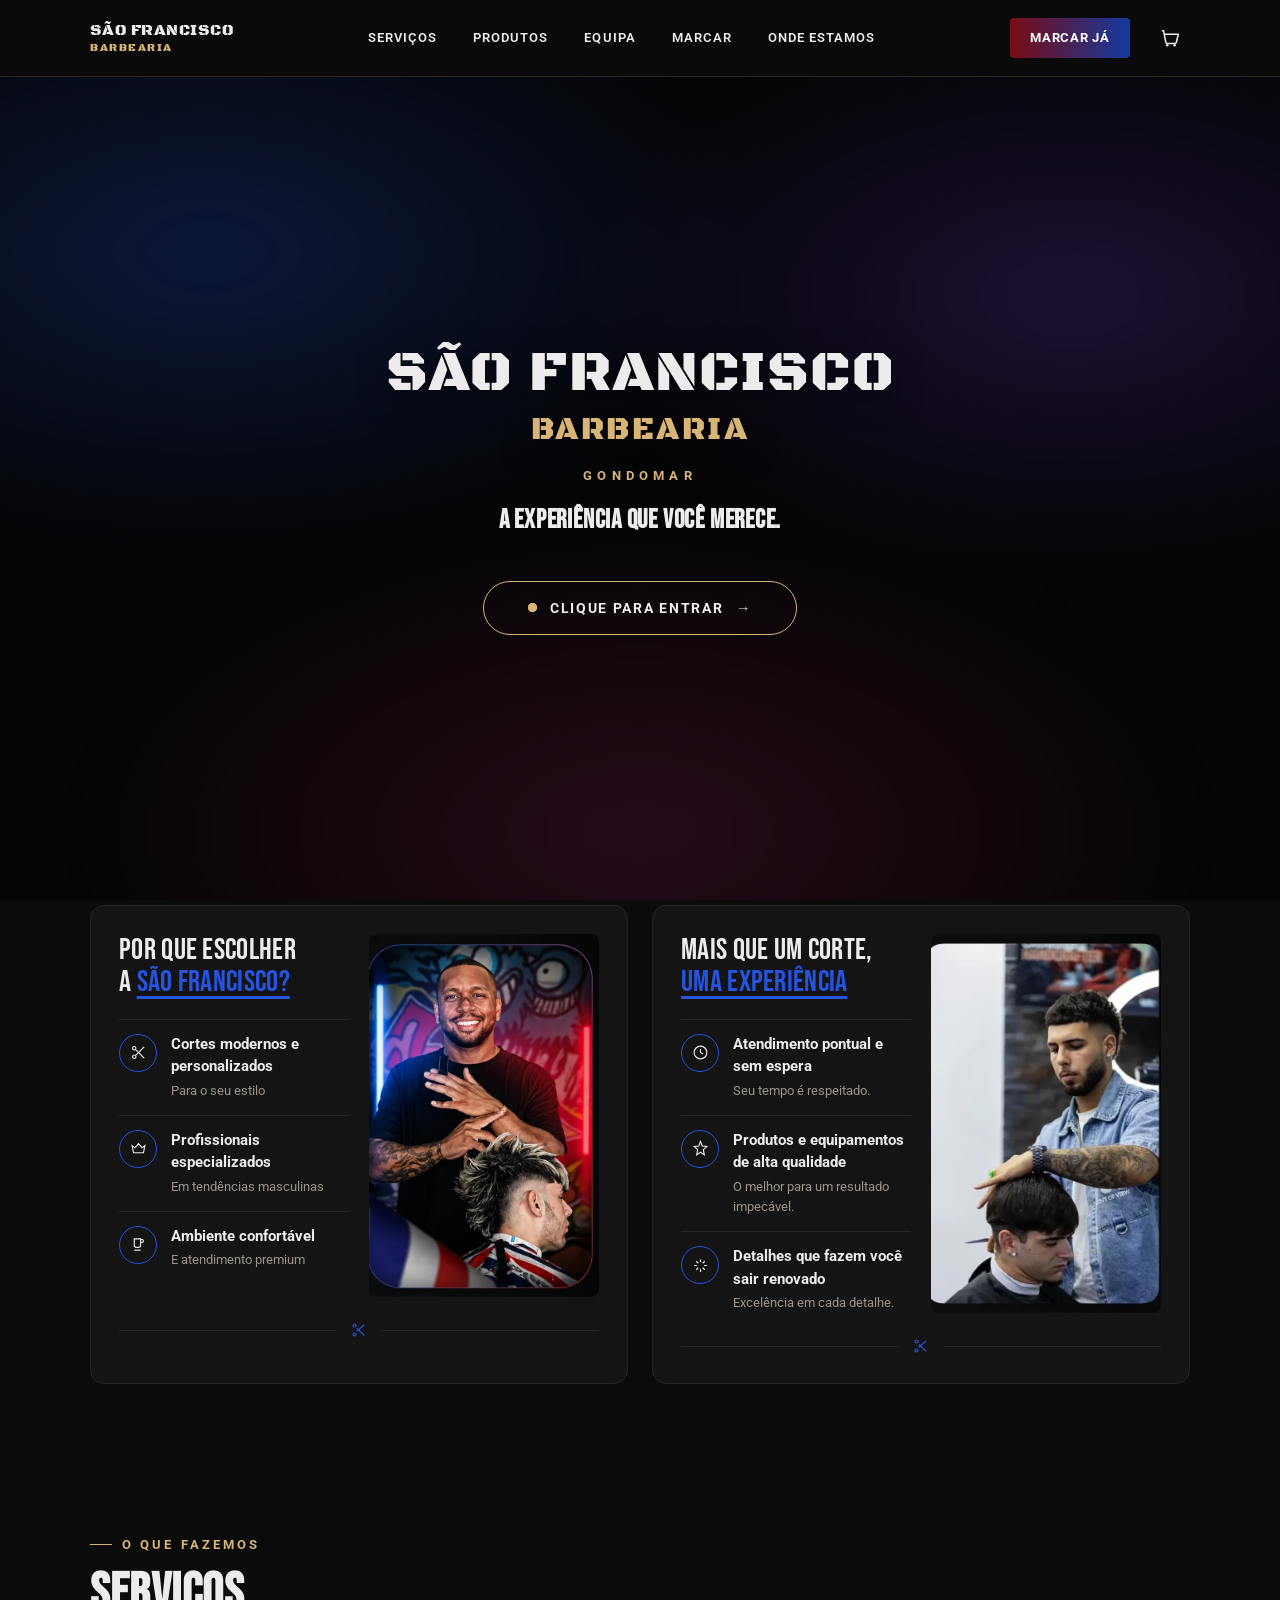
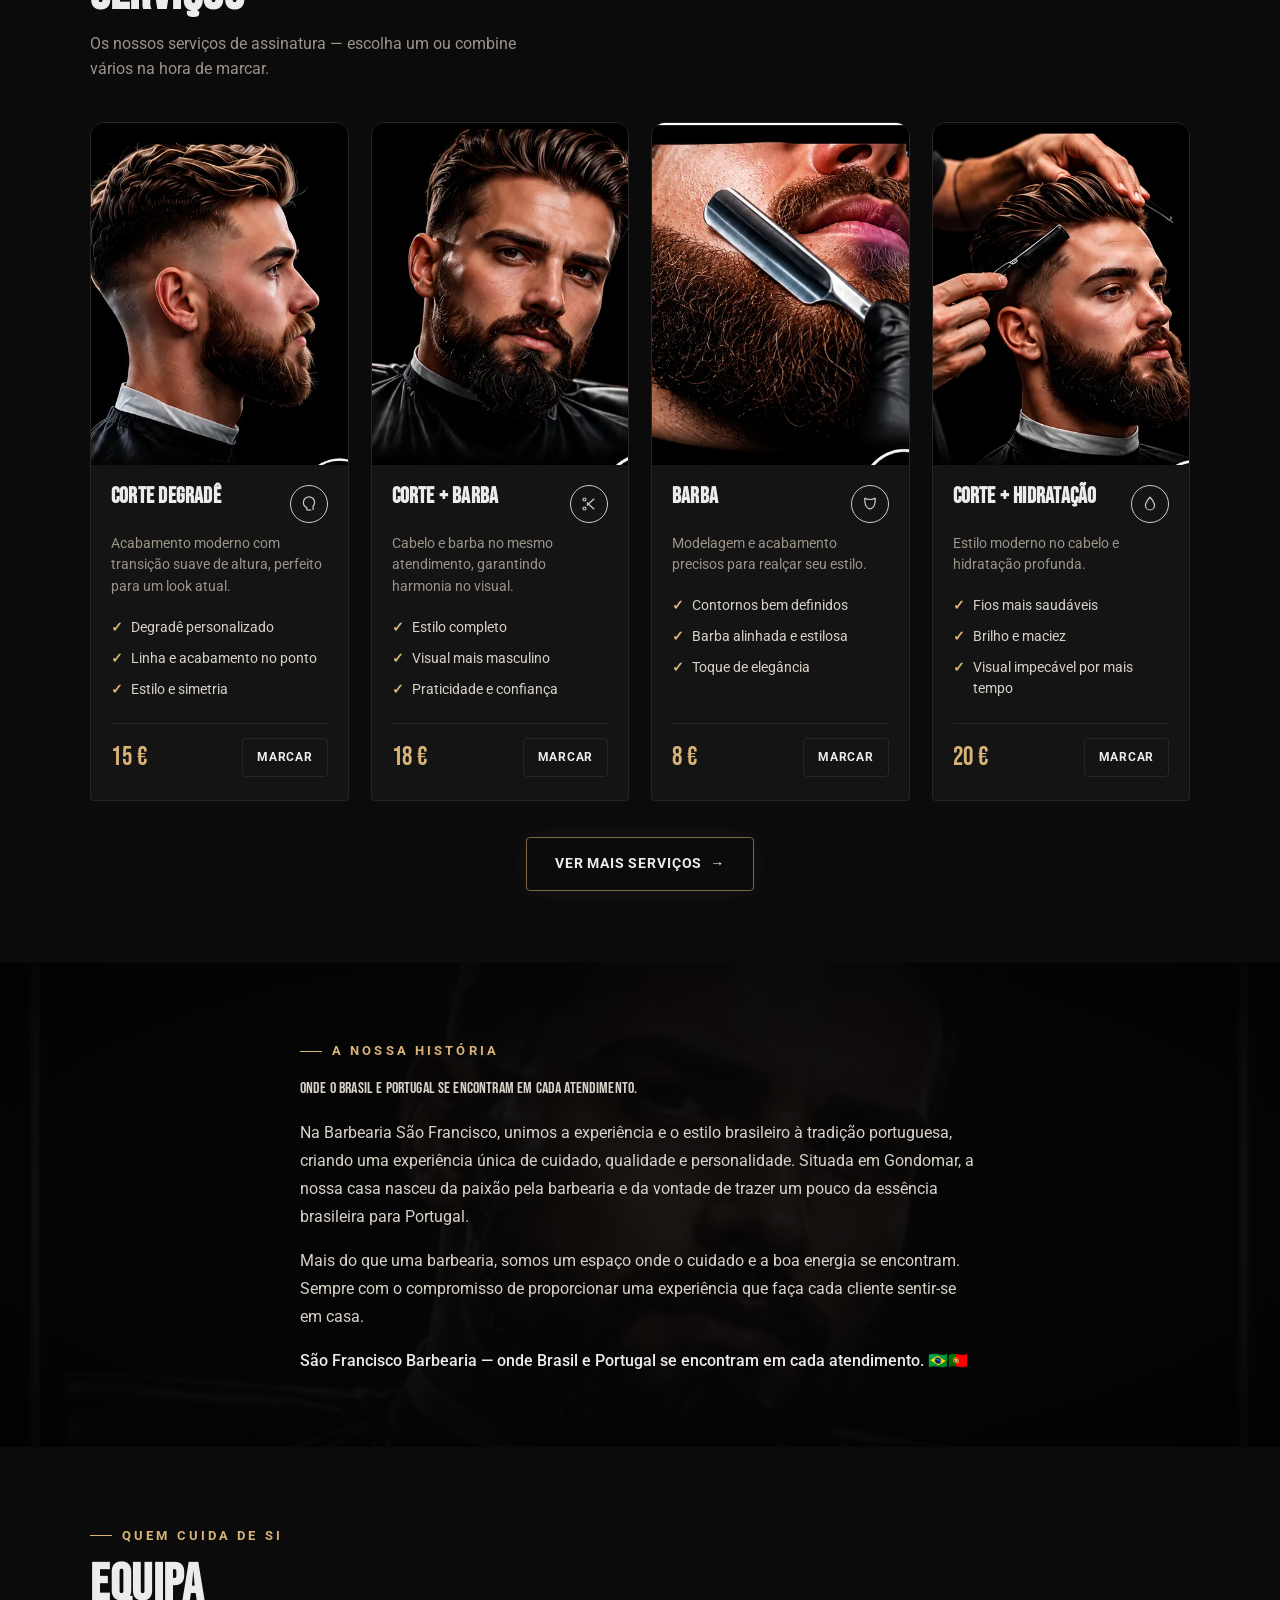
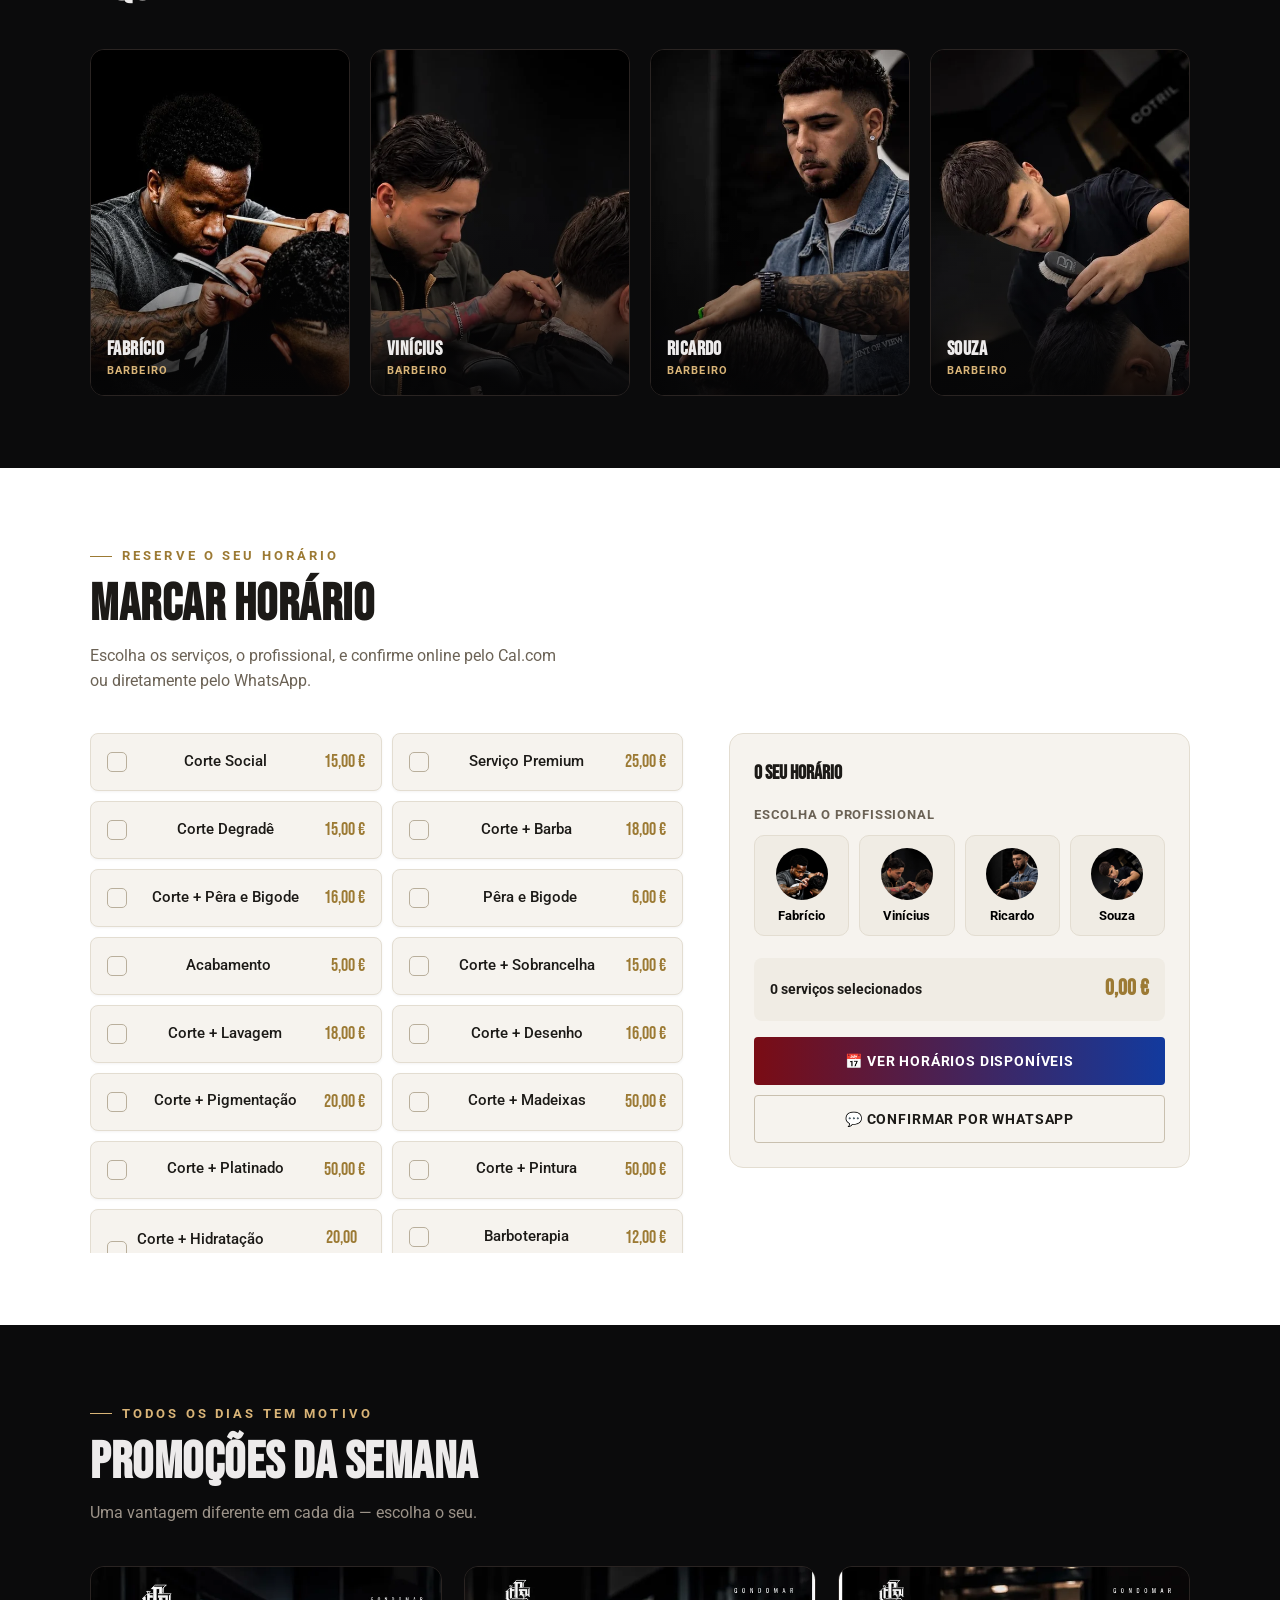
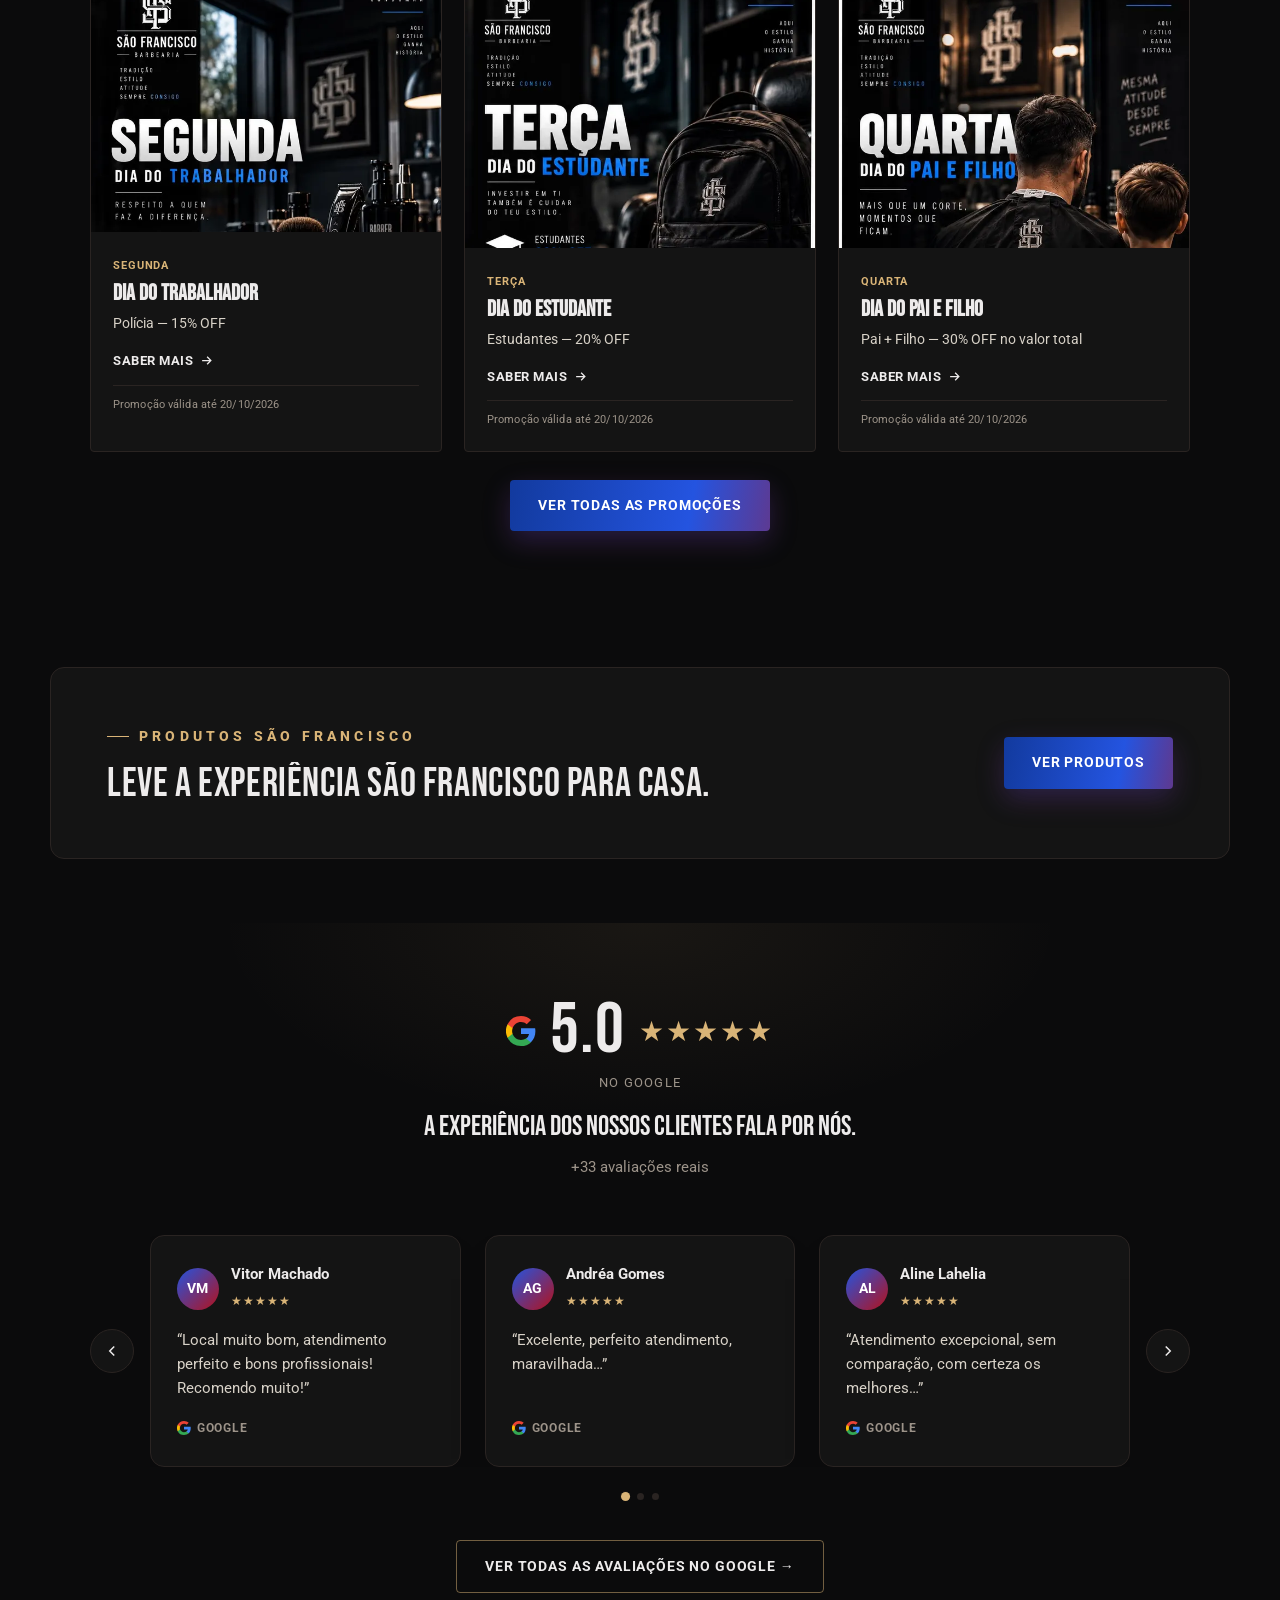
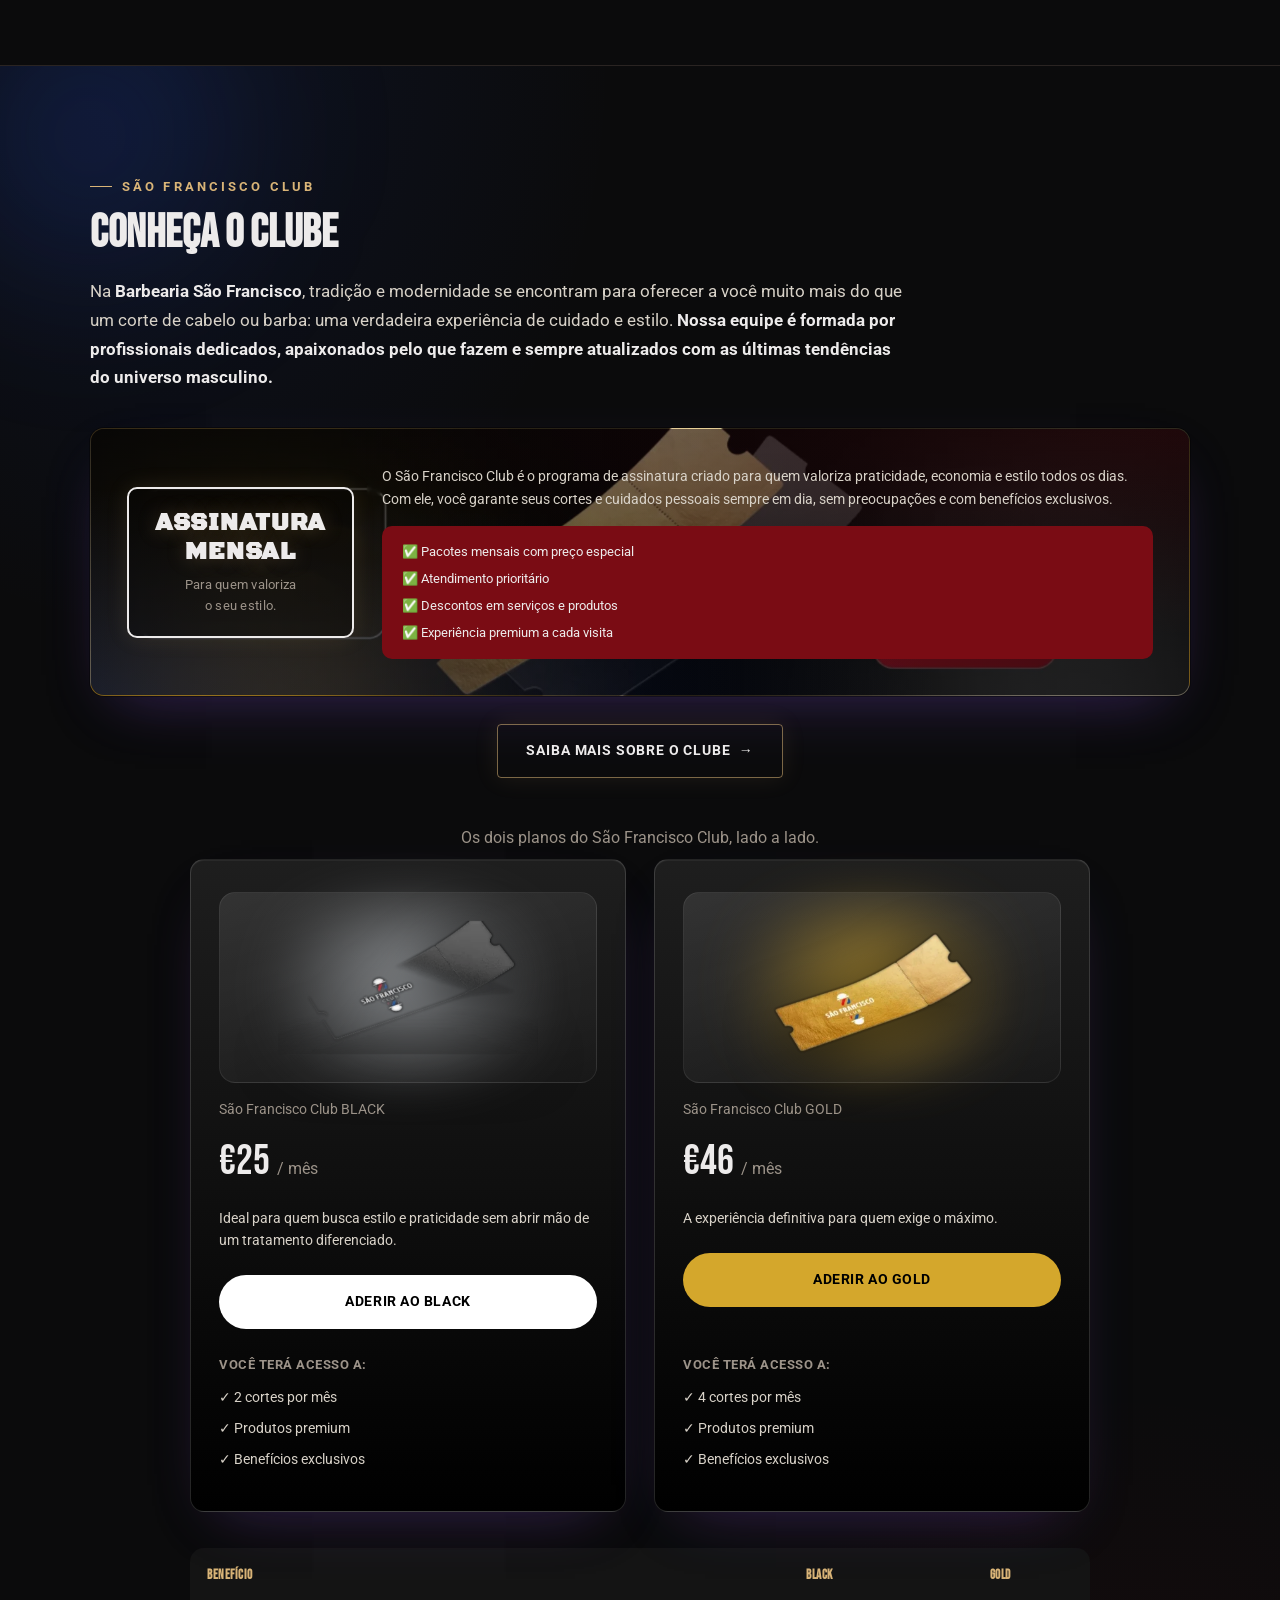
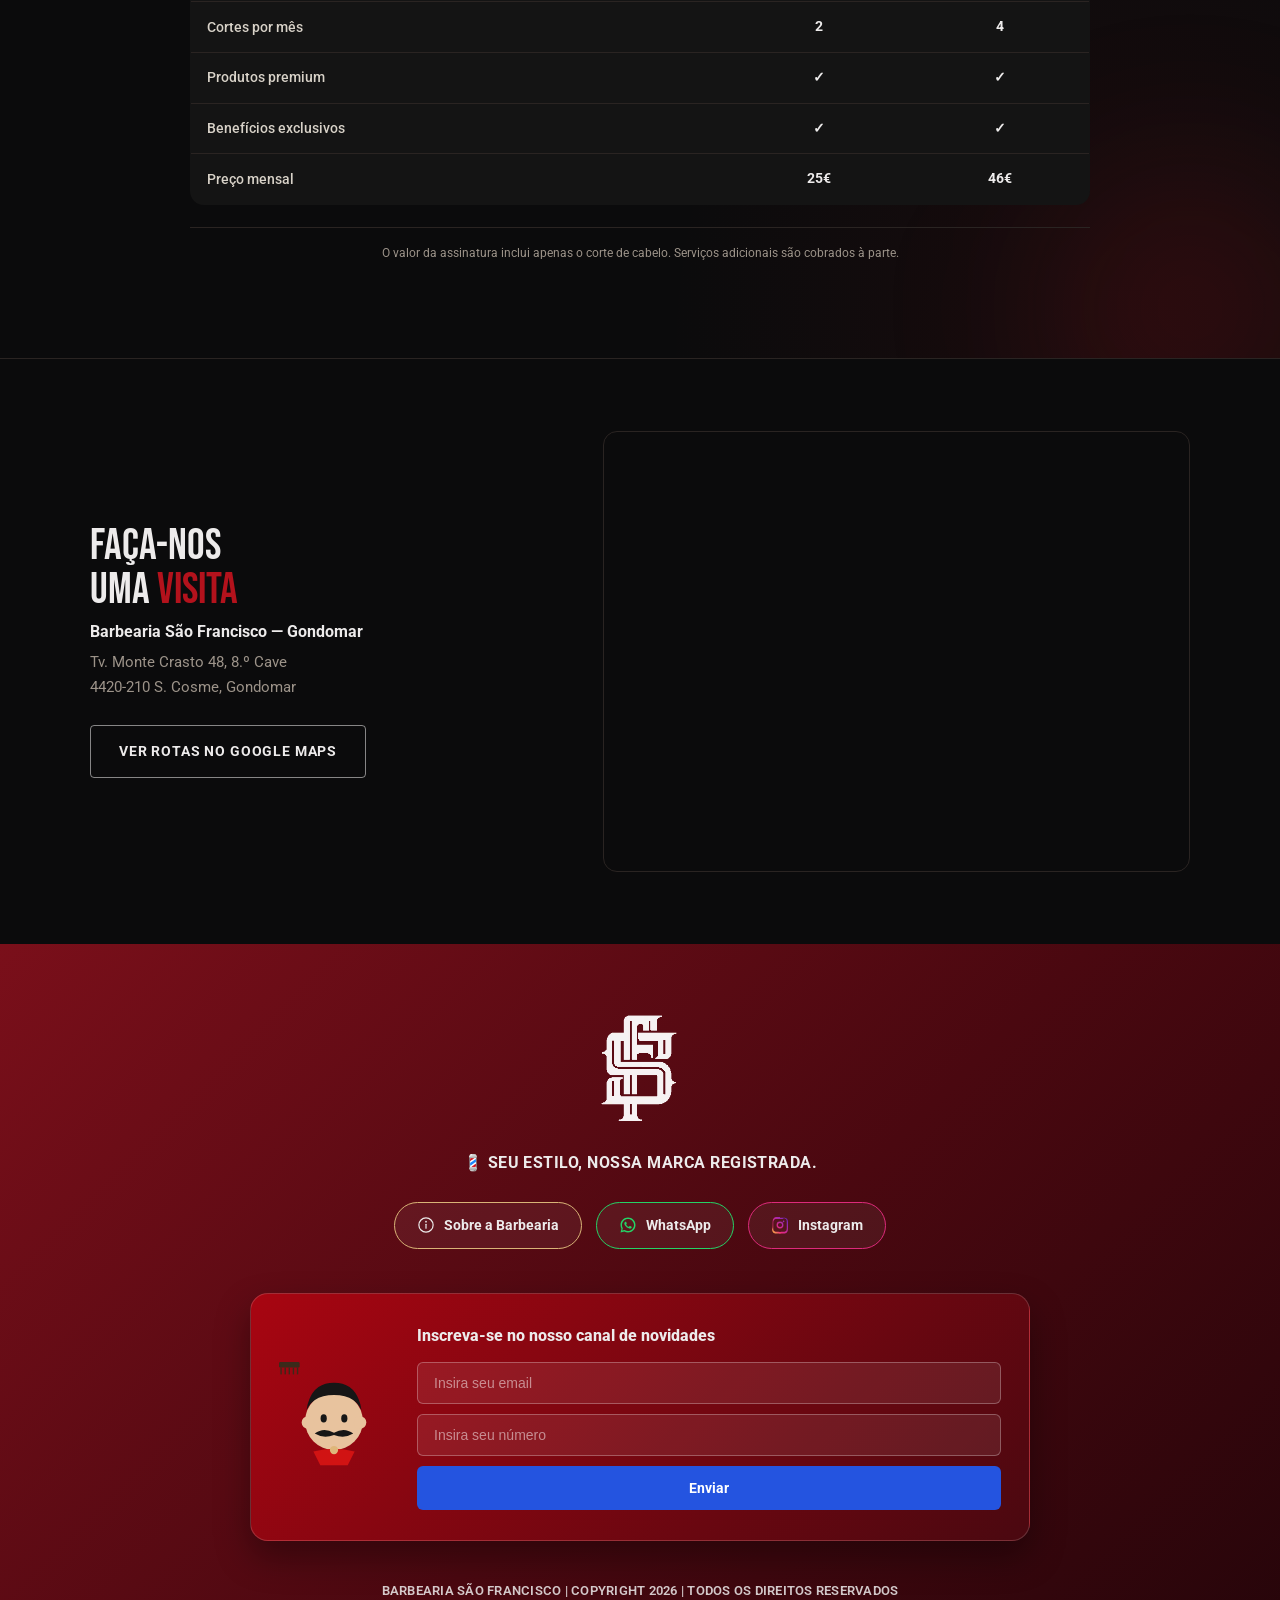
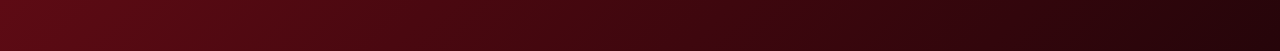
<file: index.html>
<!DOCTYPE html>
<html lang="pt-PT">
<head>
<meta charset="UTF-8">
<meta name="viewport" content="width=device-width, initial-scale=1.0">
<title>São Francisco Barbearia | Barbearia em Gondomar</title>
<meta name="description" content="Barbearia São Francisco, em São Cosme, Gondomar (Porto). Cortes masculinos, fade, barba e cuidados masculinos. Marca já o teu horário.">
<meta name="keywords" content="barbearia em Gondomar, barbearia em São Cosme, barbeiro em Gondomar, corte masculino em Gondomar, fade em Gondomar, barba em Gondomar">
<link rel="canonical" href="https://saofranciscobarbearia.com/">
<meta name="theme-color" content="#0B0B0C">
<link rel="icon" href="data:image/svg+xml,%3Csvg xmlns='http://www.w3.org/2000/svg' viewBox='0 0 100 100'%3E%3Crect width='100' height='100' fill='%23000000'/%3E%3Ctext x='50' y='68' font-family='Arial Black,Arial,sans-serif' font-weight='900' font-size='52' fill='%23EDEBEB' text-anchor='middle'%3ESF%3C/text%3E%3C/svg%3E">

<meta property="og:type" content="website">
<meta property="og:locale" content="pt_PT">
<meta property="og:site_name" content="São Francisco Barbearia">
<meta property="og:url" content="https://saofranciscobarbearia.com/">
<meta property="og:title" content="São Francisco Barbearia | Gondomar">
<meta property="og:description" content="Tradição e modernidade num só lugar. Cortes, barba, tratamentos e o São Francisco Club. Marca já o teu horário.">
<meta property="og:image" content="https://saofranciscobarbearia.com/assets/images/destaque-1.webp">
<meta property="og:image:width" content="900">
<meta property="og:image:height" content="1150">
<meta property="og:image:alt" content="Barbeiro da São Francisco sorrindo com cliente sendo atendido">
<meta name="twitter:card" content="summary_large_image">
<meta name="twitter:title" content="São Francisco Barbearia | Gondomar">
<meta name="twitter:description" content="Tradição e modernidade num só lugar. Cortes, barba, tratamentos e o São Francisco Club. Marca já o teu horário.">
<meta name="twitter:image" content="https://saofranciscobarbearia.com/assets/images/destaque-1.webp">

<link rel="preconnect" href="https://fonts.googleapis.com">
<link rel="preconnect" href="https://fonts.gstatic.com" crossorigin>
<link href="https://fonts.googleapis.com/css2?family=Bebas+Neue&family=Black+Ops+One&family=Roboto:wght@400;500;700;900&display=swap" rel="stylesheet">
<link rel="stylesheet" href="css/style.css">
<link rel="stylesheet" href="css/reviews.css">
<link rel="stylesheet" href="css/cart.css">
<script type="application/ld+json">
{
  "@context": "https://schema.org",
  "@type": "Barbershop",
  "@id": "https://saofranciscobarbearia.com/#negocio",
  "name": "São Francisco Barbearia",
  "url": "https://saofranciscobarbearia.com/",
  "image": "https://saofranciscobarbearia.com/assets/images/destaque-1.webp",
  "logo": "https://saofranciscobarbearia.com/assets/images/footer-logo.webp",
  "telephone": "+351938435158",
  "description": "Barbearia em Gondomar (São Cosme), especializada em cortes masculinos, fade, barba e cuidados masculinos.",
  "address": {
    "@type": "PostalAddress",
    "streetAddress": "Travessa Monte Crasto 48, 8.º Cave",
    "addressLocality": "São Cosme, Gondomar",
    "addressRegion": "Porto",
    "postalCode": "4420-210",
    "addressCountry": "PT"
  },
  "areaServed": ["Gondomar", "São Cosme", "Porto"],
  "sameAs": ["https://www.instagram.com/saofrancisco.pt/"]
}
</script>
</head>
<body>
<a href="#main" class="skip-link">Saltar para o conteúdo</a>

<!-- ============ ENTRY SPLASH ============
     Abertura cinematográfica: só aparece na primeira visita (ver
     sf_intro_seen em localStorage, controlado por initEntrySplash em
     js/main.js). Sequência: fundo em degradê lento → logo → Gondomar →
     frase de destaque → botão. ============================================================ -->
<div class="entry-splash" id="entrySplash">
  <div class="entry-splash-bg" aria-hidden="true"></div>
  <div class="entry-splash-content">
    <p class="entry-splash-logo">
      <span class="entry-splash-logo-line1">São Francisco</span>
      <span class="entry-splash-logo-line2">Barbearia</span>
    </p>
    <p class="entry-splash-eyebrow">Gondomar</p>
    <p class="entry-splash-tagline">A experiência que você merece.</p>
    <button type="button" id="entryBtn" class="entry-splash-btn">
      <span class="entry-pulse-dot" aria-hidden="true"></span>
      Clique para entrar
      <span class="entry-splash-btn-arrow" aria-hidden="true">→</span>
    </button>
  </div>
</div>

<!-- Cal.com embed script: abre o calendário de marcação dentro do próprio site (modal).
     A função Cal() é definida já (custo zero, não faz pedidos de rede), mas o
     "init" — que é o que dispara o carregamento do embed.js externo — só corre
     quando é mesmo preciso (ver window.sfInitCal, chamado em js/main.js), para
     não pesar no carregamento inicial da página. -->
<script>
  (function (C, A, L) { let p = function (a, ar) { a.q.push(ar); }; let d = C.document; C.Cal = C.Cal || function () { let cal = C.Cal; let ar = arguments; if (!cal.loaded) { cal.ns = {}; cal.q = cal.q || []; d.head.appendChild(d.createElement("script")).src = A; cal.loaded = true; } if (ar[0] === L) { const api = function () { p(api, arguments); }; const namespace = ar[1]; api.q = api.q || []; if (typeof namespace === "string") { cal.ns[namespace] = cal.ns[namespace] || api; p(cal.ns[namespace], ar); p(cal, ["initNamespace", namespace]); } else p(cal, ar); return; } p(cal, ar); }; })(window, "https://www.cal.eu/embed/embed.js", "init");
  window.sfInitCal = function () {
    if (window.sfInitCal._done) return;
    window.sfInitCal._done = true;
    Cal("init", { origin: "https://www.cal.eu" });
    Cal("init", "us", { origin: "https://cal.com" });
  };
</script>

<!-- ============ HEADER ============ -->
<header class="site-header">
  <div class="container">
    <a href="#top" class="logo-mark">SÃO FRANCISCO<span>BARBEARIA</span></a>

    <nav class="main-nav" aria-label="Navegação principal">
      <a href="#servicos">Serviços</a>
      <a href="loja.html">Produtos</a>
      <a href="#equipa">Equipa</a>
      <a href="#agendar">Marcar</a>
      <a href="#local">Onde estamos</a>
    </nav>

    <div class="header-actions">
      <a href="#agendar" class="btn btn-primary btn-sm">Marcar já</a>
      <button type="button" class="cart-toggle" id="cartToggle" aria-label="Abrir carrinho">
        <svg viewBox="0 0 24 24" fill="none" stroke="currentColor" stroke-width="1.7"><path d="M3 4h2l2.4 12.4a2 2 0 0 0 2 1.6h7.6a2 2 0 0 0 2-1.6L21 8H6"/><circle cx="9" cy="20" r="1.4" fill="currentColor" stroke="none"/><circle cx="17" cy="20" r="1.4" fill="currentColor" stroke="none"/></svg>
        <span class="cart-count" id="cartCount">0</span>
      </button>
      <button type="button" class="nav-toggle" id="navToggle" aria-label="Abrir menu" aria-expanded="false" aria-controls="mobileNav">
        <span></span><span></span><span></span>
      </button>
    </div>
  </div>
</header>

<nav class="mobile-nav" id="mobileNav" aria-label="Navegação móvel">
  <a href="#servicos">Serviços</a>
  <a href="loja.html">Produtos</a>
  <a href="#equipa">Equipa</a>
  <a href="#agendar">Marcar</a>
  <a href="#local">Onde estamos</a>
  <a href="#agendar" class="btn btn-primary">Marcar já</a>
</nav>

<main id="main">

  <!-- ============ HERO ============ -->
  <section class="hero" id="top">
    <div class="hero-media" aria-hidden="true">
      <video id="heroVideo" muted loop playsinline aria-label="Vídeo de fundo — barber pole São Francisco">
        <source data-src="https://d8j0ntlcm91z4.cloudfront.net/user_3GbRXmyeUOK6G5OUoTiUyAVGcM5/hf_20260725_083811_595a2de4-4102-43bb-812e-71eb5a16c219.mp4" type="video/mp4">
      </video>
    </div>
    <div class="container hero-content">
      <p class="hero-location">Gondomar</p>
      <h1 id="heroLogo"><span class="visually-hidden">São Francisco</span></h1>
      <p class="tagline">Uma barbearia que combina tradição e modernidade.</p>
      <div class="hero-actions">
        <a href="#agendar" class="btn btn-primary">Marcar horário</a>
        <a href="#servicos" class="btn btn-outline">Ver serviços</a>
      </div>
    </div>
  </section>
  <div class="stripe" aria-hidden="true"></div>

  <!-- ============ DESTAQUES ============ -->
  <section aria-label="Por que escolher a São Francisco">
    <div class="container">

      <div class="feature-cards">

        <div class="feature-card">
          <div class="feature-card-inner">
            <div class="feature-card-text">
              <h3>Por que escolher<br>a <span class="accent">São Francisco?</span></h3>
              <ul class="feature-list">
                <li class="feature-item">
                  <span class="feature-icon" aria-hidden="true">
                    <svg viewBox="0 0 24 24" fill="none" stroke="currentColor" stroke-width="1.6"><circle cx="6" cy="6" r="2.4"/><circle cx="6" cy="18" r="2.4"/><line x1="20" y1="4" x2="8.4" y2="15.6"/><line x1="8.4" y1="8.4" x2="20" y2="20"/></svg>
                  </span>
                  <div>
                    <h4>Cortes modernos e personalizados</h4>
                    <p>Para o seu estilo</p>
                  </div>
                </li>
                <li class="feature-item">
                  <span class="feature-icon" aria-hidden="true">
                    <svg viewBox="0 0 24 24" fill="none" stroke="currentColor" stroke-width="1.6"><path d="M3 8l4 3 5-6 5 6 4-3-2 10H5L3 8z"/></svg>
                  </span>
                  <div>
                    <h4>Profissionais especializados</h4>
                    <p>Em tendências masculinas</p>
                  </div>
                </li>
                <li class="feature-item">
                  <span class="feature-icon" aria-hidden="true">
                    <svg viewBox="0 0 24 24" fill="none" stroke="currentColor" stroke-width="1.6"><path d="M6 4h9v9a3 3 0 0 1-3 3H9a3 3 0 0 1-3-3V4z"/><path d="M6 20h9"/><path d="M15 9h2a2 2 0 0 0 0-4h-2"/></svg>
                  </span>
                  <div>
                    <h4>Ambiente confortável</h4>
                    <p>E atendimento premium</p>
                  </div>
                </li>
              </ul>
            </div>
            <div class="feature-card-media">
              <img src="assets/images/destaque-1.webp" alt="Barbeiro da São Francisco sorrindo com cliente sendo atendido" width="900" height="1150" loading="lazy">
            </div>
          </div>
          <div class="feature-card-divider" aria-hidden="true">
            <span class="line"></span>
            <svg viewBox="0 0 24 24" fill="none" stroke="currentColor" stroke-width="1.6"><circle cx="6" cy="6" r="2"/><circle cx="6" cy="18" r="2"/><line x1="19" y1="5" x2="9" y2="14"/><line x1="9" y1="10" x2="19" y2="19"/></svg>
            <span class="line"></span>
          </div>
        </div>

        <div class="feature-card">
          <div class="feature-card-inner">
            <div class="feature-card-text">
              <h3>Mais que um corte,<br><span class="accent">uma experiência</span></h3>
              <ul class="feature-list">
                <li class="feature-item">
                  <span class="feature-icon" aria-hidden="true">
                    <svg viewBox="0 0 24 24" fill="none" stroke="currentColor" stroke-width="1.6"><circle cx="12" cy="12" r="9"/><path d="M12 7v5l3.5 2"/></svg>
                  </span>
                  <div>
                    <h4>Atendimento pontual e sem espera</h4>
                    <p>Seu tempo é respeitado.</p>
                  </div>
                </li>
                <li class="feature-item">
                  <span class="feature-icon" aria-hidden="true">
                    <svg viewBox="0 0 24 24" fill="none" stroke="currentColor" stroke-width="1.6"><path d="M12 2l2.4 6.5L21 9l-5 4.6L17.4 21 12 17.3 6.6 21 8 13.6 3 9l6.6-.5z"/></svg>
                  </span>
                  <div>
                    <h4>Produtos e equipamentos de alta qualidade</h4>
                    <p>O melhor para um resultado impecável.</p>
                  </div>
                </li>
                <li class="feature-item">
                  <span class="feature-icon" aria-hidden="true">
                    <svg viewBox="0 0 24 24" fill="none" stroke="currentColor" stroke-width="1.6"><path d="M12 3v4M12 17v4M3 12h4M17 12h4M6 6l2.8 2.8M15.2 15.2 18 18M18 6l-2.8 2.8M8.8 15.2 6 18"/></svg>
                  </span>
                  <div>
                    <h4>Detalhes que fazem você sair renovado</h4>
                    <p>Excelência em cada detalhe.</p>
                  </div>
                </li>
              </ul>
            </div>
            <div class="feature-card-media">
              <img src="assets/images/destaque-2.webp" alt="Barbeiro finalizando o corte de um cliente na São Francisco" width="900" height="1150" loading="lazy">
            </div>
          </div>
          <div class="feature-card-divider" aria-hidden="true">
            <span class="line"></span>
            <svg viewBox="0 0 24 24" fill="none" stroke="currentColor" stroke-width="1.6"><circle cx="6" cy="6" r="2"/><circle cx="6" cy="18" r="2"/><line x1="19" y1="5" x2="9" y2="14"/><line x1="9" y1="10" x2="19" y2="19"/></svg>
            <span class="line"></span>
          </div>
        </div>

      </div>
    </div>
  </section>

  <!-- ============ SERVIÇOS ============ -->
  <section id="servicos">
    <div class="container">
      <div class="section-head">
        <span class="eyebrow">O que fazemos</span>
        <h2>Serviços</h2>
        <p>Os nossos serviços de assinatura — escolha um ou combine vários na hora de marcar.</p>
      </div>

      <div class="services-grid" id="servicesGrid">
        <!-- cards inseridos via JS a partir de um único array de dados (ver js/main.js) -->
      </div>

      <div class="services-more-cta">
        <a href="#agendar" class="btn btn-outline is-services-more" id="servicesMoreBtn">Ver mais serviços<span class="arrow" aria-hidden="true">→</span></a>
      </div>
    </div>
  </section>

  <!-- ============ SOBRE ============ -->
  <section id="sobre" class="sobre">
    <div class="sobre-bg" style="background-image:url('assets/services/corte-barba.webp');" aria-hidden="true"></div>
    <div class="sobre-overlay"></div>
    <div class="container">
      <span class="eyebrow">A nossa história</span>
      <p class="sobre-quote">Onde o Brasil e Portugal se encontram em cada atendimento.</p>
      <p>Na Barbearia São Francisco, unimos a experiência e o estilo brasileiro à tradição portuguesa, criando uma experiência única de cuidado, qualidade e personalidade. Situada em Gondomar, a nossa casa nasceu da paixão pela barbearia e da vontade de trazer um pouco da essência brasileira para Portugal.</p>
      <p>Mais do que uma barbearia, somos um espaço onde o cuidado e a boa energia se encontram. Sempre com o compromisso de proporcionar uma experiência que faça cada cliente sentir-se em casa.</p>
      <p>São Francisco Barbearia — onde Brasil e Portugal se encontram em cada atendimento. 🇧🇷🇵🇹</p>
    </div>
  </section>

  <!-- ============ EQUIPA ============ -->
  <section id="equipa">
    <div class="container">
      <div class="section-head">
        <span class="eyebrow">Quem cuida de si</span>
        <h2>Equipa</h2>
      </div>
      <div class="team-grid" id="teamGrid">
        <!-- preenchido via JS a partir do mesmo array usado no seletor de barbeiro -->
      </div>
    </div>
  </section>

  <!-- ============ AGENDAR ============ -->
  <section id="agendar" class="agendar">
    <div class="container">
      <div class="section-head">
        <span class="eyebrow">Reserve o seu horário</span>
        <h2>Marcar horário</h2>
        <p>Escolha os serviços, o profissional, e confirme online pelo Cal.com ou diretamente pelo WhatsApp.</p>
      </div>

      <div class="agendar-layout">
        <div>
          <h3 class="visually-hidden">Lista de serviços</h3>
          <div class="service-picker-list" id="servicePickerList">
            <!-- opções inseridas via JS -->
          </div>
        </div>

        <aside class="booking-side">
          <h3>O seu horário</h3>

          <p class="barber-picker-label" style="font-size:13px;font-weight:700;margin-bottom:10px;color:var(--muted);text-transform:uppercase;letter-spacing:.06em;">Escolha o profissional</p>
          <div class="barber-grid" id="barberGrid">
            <!-- preenchido via JS -->
          </div>

          <div class="booking-summary">
            <span id="summaryCount">0 serviços selecionados</span>
            <span id="summaryTotal">0,00 €</span>
          </div>

          <div class="booking-actions">
            <button type="button" id="btnCalCom" class="btn btn-primary btn-block">📅 Ver horários disponíveis</button>
            <button type="button" id="btnWhatsApp" class="btn btn-outline btn-block">💬 Confirmar por WhatsApp</button>
          </div>
          <p class="booking-warning" id="agendarWarning" role="alert"></p>
        </aside>
      </div>
    </div>
  </section>

  <!-- ============ PROMOÇÕES ============
       Fica depois de toda a área de agendamento. Na home mostramos
       apenas os 3 primeiros cards (ver HOME_LIMIT em js/promos.js);
       os 6 continuam disponíveis em promocoes.html.
       ============================================================ -->
  <section id="promocoes">
    <div class="container">
      <div class="section-head">
        <span class="eyebrow">Todos os dias tem motivo</span>
        <h2>Promoções da semana</h2>
        <p>Uma vantagem diferente em cada dia — escolha o seu.</p>
      </div>
      <div class="promo-grid" id="promoGrid"></div>
      <div class="promo-cta">
        <a href="promocoes.html" class="btn btn-featured">Ver todas as promoções</a>
      </div>
    </div>
  </section>

  <!-- ============ PRODUTOS CTA (chamada em destaque para a loja) ============ -->
  <section class="produtos-cta" aria-label="Produtos São Francisco">
    <div class="container produtos-cta-inner">
      <div>
        <span class="eyebrow">Produtos São Francisco</span>
        <p class="produtos-cta-text">Leve a experiência São Francisco para casa.</p>
      </div>
      <a href="loja.html" class="btn btn-featured">Ver produtos</a>
    </div>
  </section>

  <!-- ============ AVALIAÇÕES GOOGLE ============
       Nota de conteúdo (2026-09-20): a nota (5.0), o total de avaliações
       (33) e as 5 avaliações do carrossel são reais, fornecidas pelo
       cliente a partir da própria ficha do Google — ver js/reviews.js.
       Não inventar nem arredondar estes números ao editar no futuro.
       ============================================================ -->
  <section id="avaliacoes" aria-label="Avaliações no Google">
    <div class="container">
      <div class="reviews-head">
        <div class="reviews-rating">
          <svg class="reviews-google-icon" viewBox="0 0 24 24" aria-hidden="true">
            <path fill="#4285F4" d="M23.52 12.27c0-.85-.08-1.67-.22-2.45H12v4.64h6.47a5.54 5.54 0 0 1-2.4 3.63v3h3.88c2.27-2.09 3.57-5.17 3.57-8.82Z"/>
            <path fill="#34A853" d="M12 24c3.24 0 5.96-1.07 7.95-2.9l-3.88-3.02c-1.08.72-2.46 1.15-4.07 1.15-3.13 0-5.78-2.11-6.73-4.96H1.26v3.11A12 12 0 0 0 12 24Z"/>
            <path fill="#FBBC05" d="M5.27 14.27a7.2 7.2 0 0 1 0-4.54v-3.1H1.26a12 12 0 0 0 0 10.75l4.01-3.11Z"/>
            <path fill="#EA4335" d="M12 4.75c1.76 0 3.34.6 4.58 1.79l3.44-3.44C17.95 1.19 15.24 0 12 0A12 12 0 0 0 1.26 6.63l4.01 3.1C6.22 6.86 8.87 4.75 12 4.75Z"/>
          </svg>
          <span class="reviews-score">5.0</span>
          <span class="reviews-stars" aria-label="5 de 5 estrelas"><span class="reviews-star" aria-hidden="true">★</span><span class="reviews-star" aria-hidden="true">★</span><span class="reviews-star" aria-hidden="true">★</span><span class="reviews-star" aria-hidden="true">★</span><span class="reviews-star" aria-hidden="true">★</span></span>
        </div>
        <p class="reviews-on-google">no Google</p>
        <p class="reviews-tagline">A experiência dos nossos clientes fala por nós.</p>
        <p class="reviews-count">+33 avaliações reais</p>
      </div>

      <div class="reviews-carousel" id="reviewsCarousel">
        <button type="button" class="reviews-arrow is-prev" id="reviewsPrev" aria-label="Avaliação anterior">
          <svg viewBox="0 0 24 24" fill="none" stroke="currentColor" stroke-width="2"><path d="M15 6l-6 6 6 6"/></svg>
        </button>
        <div class="reviews-track-wrap">
          <div class="reviews-track" id="reviewsTrack"></div>
        </div>
        <button type="button" class="reviews-arrow is-next" id="reviewsNext" aria-label="Próxima avaliação">
          <svg viewBox="0 0 24 24" fill="none" stroke="currentColor" stroke-width="2"><path d="M9 6l6 6-6 6"/></svg>
        </button>
      </div>
      <div class="reviews-dots" id="reviewsDots"></div>

      <div class="reviews-cta">
        <a href="https://maps.google.com/?q=Tv.+Monte+Crasto+48+8+Cave%2C+4420-210+S.+Cosme%2C+Portugal&ftid=0xd246321564abb43%3A0x5b9ffc18044494fe" target="_blank" rel="noopener" class="btn btn-outline is-google">Ver todas as avaliações no Google →</a>
      </div>
    </div>
  </section>

  <!-- ============ CLUBE ============
       Fica agora entre Produtos e Localização. Upgrade visual (glow,
       gradientes, sombras) é só CSS — ver bloco "CLUBE" em css/style.css.
       ============================================================ -->
  <section id="clube">
    <div class="club-glow-a" aria-hidden="true"></div>
    <div class="club-glow-b" aria-hidden="true"></div>
    <div class="container">
      <span class="eyebrow">São Francisco Club</span>
      <h2 class="section-head" style="margin-bottom:20px;">
        <span style="display:block;font-family:var(--font-display);font-size:clamp(30px,4.5vw,46px);text-transform:uppercase;line-height:1;">Conheça o clube</span>
      </h2>
      <p class="club-intro-text">
        Na <strong>Barbearia São Francisco</strong>, tradição e modernidade se encontram para oferecer a você muito mais do que um corte de cabelo ou barba: uma verdadeira experiência de cuidado e estilo.
        <strong>Nossa equipe é formada por profissionais dedicados, apaixonados pelo que fazem e sempre atualizados com as últimas tendências do universo masculino.</strong>
      </p>

      <div class="club-banner">
        <div class="club-banner-badge">
          <strong>ASSINATURA<br>MENSAL</strong>
          <span>Para quem valoriza<br>o seu estilo.</span>
        </div>
        <div class="club-banner-info">
          <p>O São Francisco Club é o programa de assinatura criado para quem valoriza praticidade, economia e estilo todos os dias. Com ele, você garante seus cortes e cuidados pessoais sempre em dia, sem preocupações e com benefícios exclusivos.</p>
          <div class="club-checklist">
            <p>✅ Pacotes mensais com preço especial</p>
            <p>✅ Atendimento prioritário</p>
            <p>✅ Descontos em serviços e produtos</p>
            <p>✅ Experiência premium a cada visita</p>
          </div>
        </div>
      </div>

      <div class="club-more-cta">
        <a href="clube.html" class="btn btn-outline is-club">Saiba mais sobre o clube</a>
      </div>

      <div class="club-plans">
        <p class="text-center" style="color:var(--muted);margin:36px 0 8px;">Os dois planos do São Francisco Club, lado a lado.</p>

        <div class="club-plans-grid">
          <div id="cardBlack" class="plan-card">
            <div class="plan-ticket-wrap is-black">
              <a href="https://wa.me/351938435158?text=Ol%C3%A1%21%20Quero%20saber%20mais%20sobre%20o%20S%C3%A3o%20Francisco%20Club%20BLACK%20%2825%E2%82%AC%2Fm%C3%AAs%29." target="_blank" rel="noopener">
                <img src="assets/images/club-black.webp" alt="Cartão São Francisco Club Black" loading="lazy">
              </a>
            </div>
            <p class="plan-name">São Francisco Club BLACK</p>
            <p class="plan-price">€25 <span style="font-size:16px;color:var(--muted);font-family:var(--font-body);">/ mês</span></p>
            <p class="plan-desc">Ideal para quem busca estilo e praticidade sem abrir mão de um tratamento diferenciado.</p>
            <a href="https://wa.me/351938435158?text=Ol%C3%A1%21%20Quero%20saber%20mais%20sobre%20o%20S%C3%A3o%20Francisco%20Club%20BLACK%20%2825%E2%82%AC%2Fm%C3%AAs%29." target="_blank" rel="noopener" class="plan-cta is-black">Aderir ao Black</a>
            <p class="plan-access">Você terá acesso a:</p>
            <ul class="plan-list">
              <li>✓ 2 cortes por mês</li>
              <li>✓ Produtos premium</li>
              <li>✓ Benefícios exclusivos</li>
            </ul>
          </div>

          <div id="cardGold" class="plan-card">
            <div class="plan-ticket-wrap is-gold">
              <a href="https://wa.me/351938435158?text=Ol%C3%A1%21%20Quero%20saber%20mais%20sobre%20o%20S%C3%A3o%20Francisco%20Club%20GOLD%20%2846%E2%82%AC%2Fm%C3%AAs%29." target="_blank" rel="noopener">
                <img src="assets/images/club-gold.webp" alt="Cartão São Francisco Club Gold" loading="lazy">
              </a>
            </div>
            <p class="plan-name">São Francisco Club GOLD</p>
            <p class="plan-price">€46 <span style="font-size:16px;color:var(--muted);font-family:var(--font-body);">/ mês</span></p>
            <p class="plan-desc">A experiência definitiva para quem exige o máximo.</p>
            <a href="https://wa.me/351938435158?text=Ol%C3%A1%21%20Quero%20saber%20mais%20sobre%20o%20S%C3%A3o%20Francisco%20Club%20GOLD%20%2846%E2%82%AC%2Fm%C3%AAs%29." target="_blank" rel="noopener" class="plan-cta is-gold">Aderir ao Gold</a>
            <p class="plan-access">Você terá acesso a:</p>
            <ul class="plan-list">
              <li>✓ 4 cortes por mês</li>
              <li>✓ Produtos premium</li>
              <li>✓ Benefícios exclusivos</li>
            </ul>
          </div>
        </div>

        <!-- Comparação simples entre os dois planos — mesmos dados dos
             cards acima, sem inventar nenhum benefício adicional. -->
        <div class="club-compare">
          <table class="club-compare-table">
            <thead>
              <tr><th scope="col">Benefício</th><th scope="col">Black</th><th scope="col">Gold</th></tr>
            </thead>
            <tbody>
              <tr><th scope="row">Cortes por mês</th><td>2</td><td>4</td></tr>
              <tr><th scope="row">Produtos premium</th><td>✓</td><td>✓</td></tr>
              <tr><th scope="row">Benefícios exclusivos</th><td>✓</td><td>✓</td></tr>
              <tr><th scope="row">Preço mensal</th><td>25€</td><td>46€</td></tr>
            </tbody>
          </table>
        </div>

        <p class="club-plans-note">O valor da assinatura inclui apenas o corte de cabelo. Serviços adicionais são cobrados à parte.</p>
      </div>
    </div>
  </section>

  <!-- ============ LOCALIZAÇÃO ============ -->
  <section id="local">
    <div class="container">
      <div class="local-layout">
        <div>
          <p class="local-heading">Faça-nos<br>uma <span class="accent">visita</span></p>
          <p class="local-address">
            <strong>Barbearia São Francisco — Gondomar</strong>
            Tv. Monte Crasto 48, 8.º Cave<br>
            4420-210 S. Cosme, Gondomar
          </p>
          <a class="btn btn-outline" href="https://maps.google.com/?q=Tv.+Monte+Crasto+48+8+Cave%2C+4420-210+S.+Cosme%2C+Portugal&amp;ftid=0xd246321564abb43%3A0x5b9ffc18044494fe" target="_blank" rel="noopener">Ver rotas no Google Maps</a>
        </div>
        <div class="map-embed">
          <iframe
            src="https://www.google.com/maps?q=Tv.+Monte+Crasto+48,+4420-210+S.+Cosme,+Portugal&output=embed"
            width="100%" height="100%" style="border:0;" allowfullscreen loading="lazy"
            referrerpolicy="no-referrer-when-downgrade"
            title="Mapa — Barbearia São Francisco, Gondomar">
          </iframe>
        </div>
      </div>
    </div>
  </section>

</main>

<!-- ============ FOOTER ============ -->
<footer class="site-footer">
  <div class="container">
    <div class="footer-top">
      <img src="assets/images/footer-logo.webp" alt="São Francisco Barbearia" class="footer-logo" width="175" height="245" loading="lazy">
      <p class="footer-tagline">💈 SEU ESTILO, NOSSA MARCA REGISTRADA.</p>
      <div class="footer-links">
        <a href="#sobre" class="footer-btn is-brass">
          <svg viewBox="0 0 24 24" fill="none" stroke="currentColor" stroke-width="1.6"><circle cx="12" cy="12" r="9.5"/><line x1="12" y1="11" x2="12" y2="16.2" stroke-linecap="round"/><circle cx="12" cy="7.6" r="1.15" fill="currentColor" stroke="none"/></svg>
          Sobre a Barbearia
        </a>
        <a href="https://wa.me/351938435158" target="_blank" rel="noopener" class="footer-btn is-whatsapp">
          <svg viewBox="0 0 24 24"><path fill="#25D366" d="M12 2C6.48 2 2 6.48 2 12c0 1.85.5 3.58 1.35 5.07L2 22l5.09-1.33A9.94 9.94 0 0 0 12 22c5.52 0 10-4.48 10-10S17.52 2 12 2zm0 18c-1.6 0-3.1-.43-4.4-1.19l-.31-.18-3.02.79.81-2.94-.2-.32A7.94 7.94 0 0 1 4 12c0-4.41 3.59-8 8-8s8 3.59 8 8-3.59 8-8 8zm4.36-5.86c-.24-.12-1.43-.7-1.65-.78-.22-.08-.38-.12-.54.12-.16.24-.62.78-.76.94-.14.16-.28.18-.52.06-.24-.12-1.01-.37-1.92-1.18-.71-.63-1.19-1.41-1.33-1.65-.14-.24-.02-.37.11-.49.11-.11.24-.28.36-.42.12-.14.16-.24.24-.4.08-.16.04-.3-.02-.42-.06-.12-.54-1.3-.74-1.78-.19-.46-.39-.4-.54-.4h-.46c-.16 0-.42.06-.64.3-.22.24-.84.82-.84 2s.86 2.32.98 2.48c.12.16 1.7 2.6 4.12 3.64.58.25 1.03.4 1.38.51.58.18 1.11.16 1.53.1.47-.07 1.43-.58 1.63-1.14.2-.56.2-1.04.14-1.14-.06-.1-.22-.16-.46-.28z"/></svg>
          WhatsApp
        </a>
        <a href="https://www.instagram.com/saofrancisco.pt/" target="_blank" rel="noopener" class="footer-btn is-instagram">
          <svg viewBox="0 0 24 24">
            <defs>
              <linearGradient id="igGradFooter" x1="0%" y1="100%" x2="100%" y2="0%">
                <stop offset="0%" stop-color="#f9ce34"/><stop offset="30%" stop-color="#ee2a7b"/><stop offset="100%" stop-color="#6228d7"/>
              </linearGradient>
            </defs>
            <path fill="url(#igGradFooter)" d="M12 2.2c3.2 0 3.58.01 4.85.07 1.17.05 1.97.24 2.43.4a4.9 4.9 0 0 1 1.77 1.15 4.9 4.9 0 0 1 1.15 1.77c.16.46.35 1.26.4 2.43.06 1.27.07 1.65.07 4.85s-.01 3.58-.07 4.85c-.05 1.17-.24 1.97-.4 2.43a4.9 4.9 0 0 1-1.15 1.77 4.9 4.9 0 0 1-1.77 1.15c-.46.16-1.26.35-2.43.4-1.27.06-1.65.07-4.85.07s-3.58-.01-4.85-.07c-1.17-.05-1.97-.24-2.43-.4a4.9 4.9 0 0 1-1.77-1.15 4.9 4.9 0 0 1-1.15-1.77c-.16-.46-.35-1.26-.4-2.43C2.21 15.58 2.2 15.2 2.2 12s.01-3.58.07-4.85c.05-1.17.24-1.97.4-2.43a4.9 4.9 0 0 1 1.15-1.77A4.9 4.9 0 0 1 5.59 1.8c.46-.16 1.26-.35 2.43-.4C9.29 1.34 9.67 1.33 12 1.33Zm0 1.8c-3.15 0-3.5.01-4.74.07-1.02.05-1.58.22-1.95.36a3.1 3.1 0 0 0-1.15.75 3.1 3.1 0 0 0-.75 1.15c-.14.37-.31.93-.36 1.95C3 8.32 2.99 8.67 2.99 12s.01 3.68.07 4.92c.05 1.02.22 1.58.36 1.95.16.44.38.79.75 1.15.36.36.71.59 1.15.75.37.14.93.31 1.95.36 1.24.06 1.59.07 4.74.07s3.5-.01 4.74-.07c1.02-.05 1.58-.22 1.95-.36a3.1 3.1 0 0 0 1.15-.75 3.1 3.1 0 0 0 .75-1.15c.14-.37.31-.93.36-1.95.06-1.24.07-1.59.07-4.92s-.01-3.68-.07-4.92c-.05-1.02-.22-1.58-.36-1.95a3.1 3.1 0 0 0-.75-1.15 3.1 3.1 0 0 0-1.15-.75c-.37-.14-.93-.31-1.95-.36C15.5 4.01 15.15 4 12 4Zm0 3.4a4.6 4.6 0 1 1 0 9.2 4.6 4.6 0 0 1 0-9.2Zm0 1.8a2.8 2.8 0 1 0 0 5.6 2.8 2.8 0 0 0 0-5.6Zm5.85-1.99a1.07 1.07 0 1 1-2.14 0 1.07 1.07 0 0 1 2.14 0Z"/>
          </svg>
          Instagram
        </a>
      </div>
    </div>

    <div class="footer-signup">
      <div class="footer-mascot" aria-hidden="true">
        <svg viewBox="0 0 160 160" xmlns="http://www.w3.org/2000/svg" id="mascotSvg">
          <circle cx="80" cy="86" r="42" fill="#E8C39E"/>
          <circle cx="42" cy="88" r="9" fill="#E8C39E"/>
          <circle cx="118" cy="88" r="9" fill="#E8C39E"/>
          <path d="M40 70 Q46 30 80 30 Q114 30 120 70 Q110 48 80 48 Q50 48 40 70 Z" fill="#161616"/>
          <ellipse class="mascot-eye" cx="65" cy="82" rx="4.5" ry="6" fill="#161616"/>
          <ellipse class="mascot-eye" cx="95" cy="82" rx="4.5" ry="6" fill="#161616"/>
          <path class="mascot-mustache" d="M52 104 Q65 94 80 103 Q95 94 108 104 Q95 112 80 106 Q65 112 52 104 Z" fill="#161616"/>
          <path d="M50 130 L60 150 L100 150 L110 130 Q80 122 50 130 Z" fill="#D11313"/>
          <circle cx="80" cy="128" r="6" fill="#DFB77A"/>
          <g class="mascot-comb">
            <rect x="0" y="0" width="30" height="8" rx="2" fill="#3a2a1a"/>
            <rect x="2" y="8" width="2" height="10" fill="#3a2a1a"/>
            <rect x="8" y="8" width="2" height="10" fill="#3a2a1a"/>
            <rect x="14" y="8" width="2" height="10" fill="#3a2a1a"/>
            <rect x="20" y="8" width="2" height="10" fill="#3a2a1a"/>
            <rect x="26" y="8" width="2" height="10" fill="#3a2a1a"/>
          </g>
        </svg>
      </div>
      <form class="footer-form" id="newsletterForm">
        <p class="footer-form-label">Inscreva-se no nosso canal de novidades</p>
        <label class="visually-hidden" for="newsletterEmail">Email</label>
        <input type="email" id="newsletterEmail" placeholder="Insira seu email" required>
        <label class="visually-hidden" for="newsletterPhone">Número de telefone</label>
        <input type="tel" id="newsletterPhone" placeholder="Insira seu número">
        <button type="submit" class="footer-submit">Enviar</button>
        <p class="footer-form-msg" id="newsletterMsg"></p>
      </form>
    </div>

    <div class="footer-bottom">
      <p class="footer-copy">BARBEARIA SÃO FRANCISCO | COPYRIGHT 2026 | TODOS OS DIREITOS RESERVADOS</p>
    </div>
  </div>
</footer>

<script src="js/cart.js"></script>
<script src="js/main.js"></script>
<script src="js/promos.js"></script>
<script src="js/reviews.js"></script>
</body>
</html>
</file>
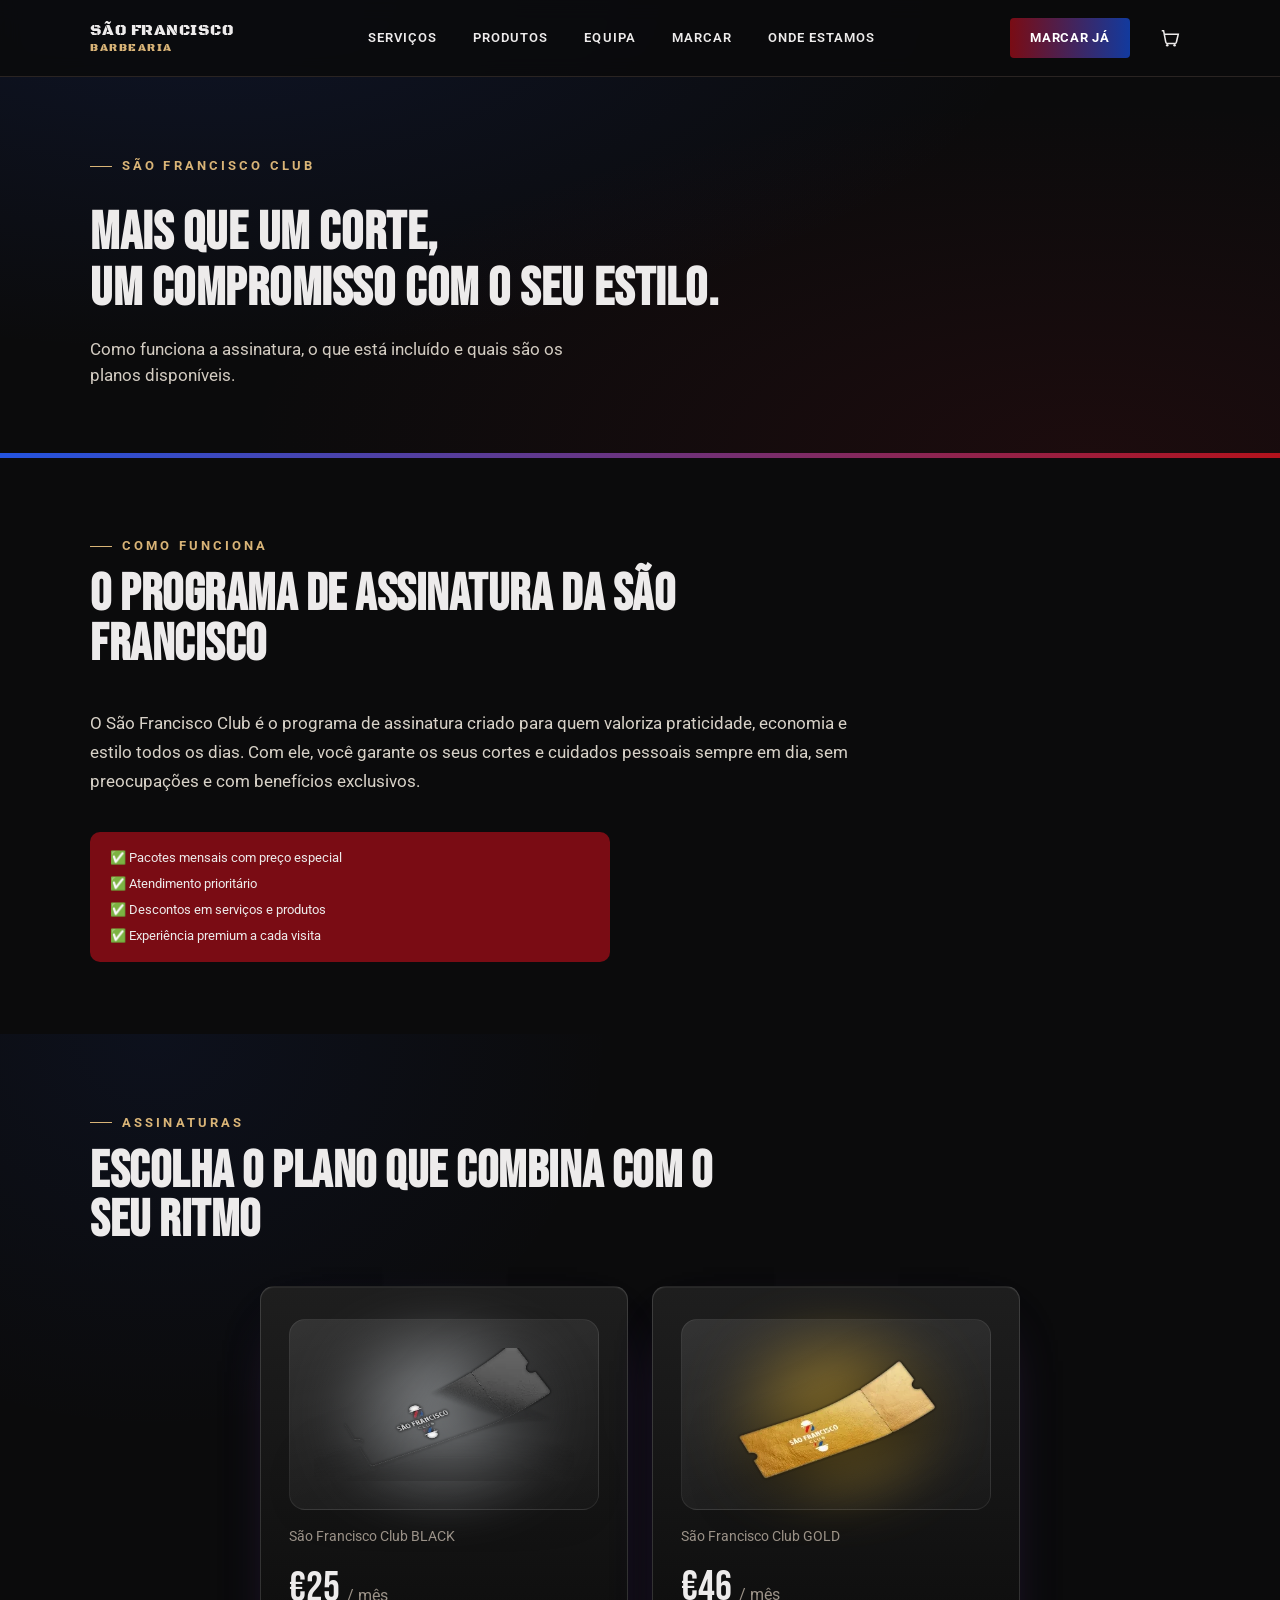
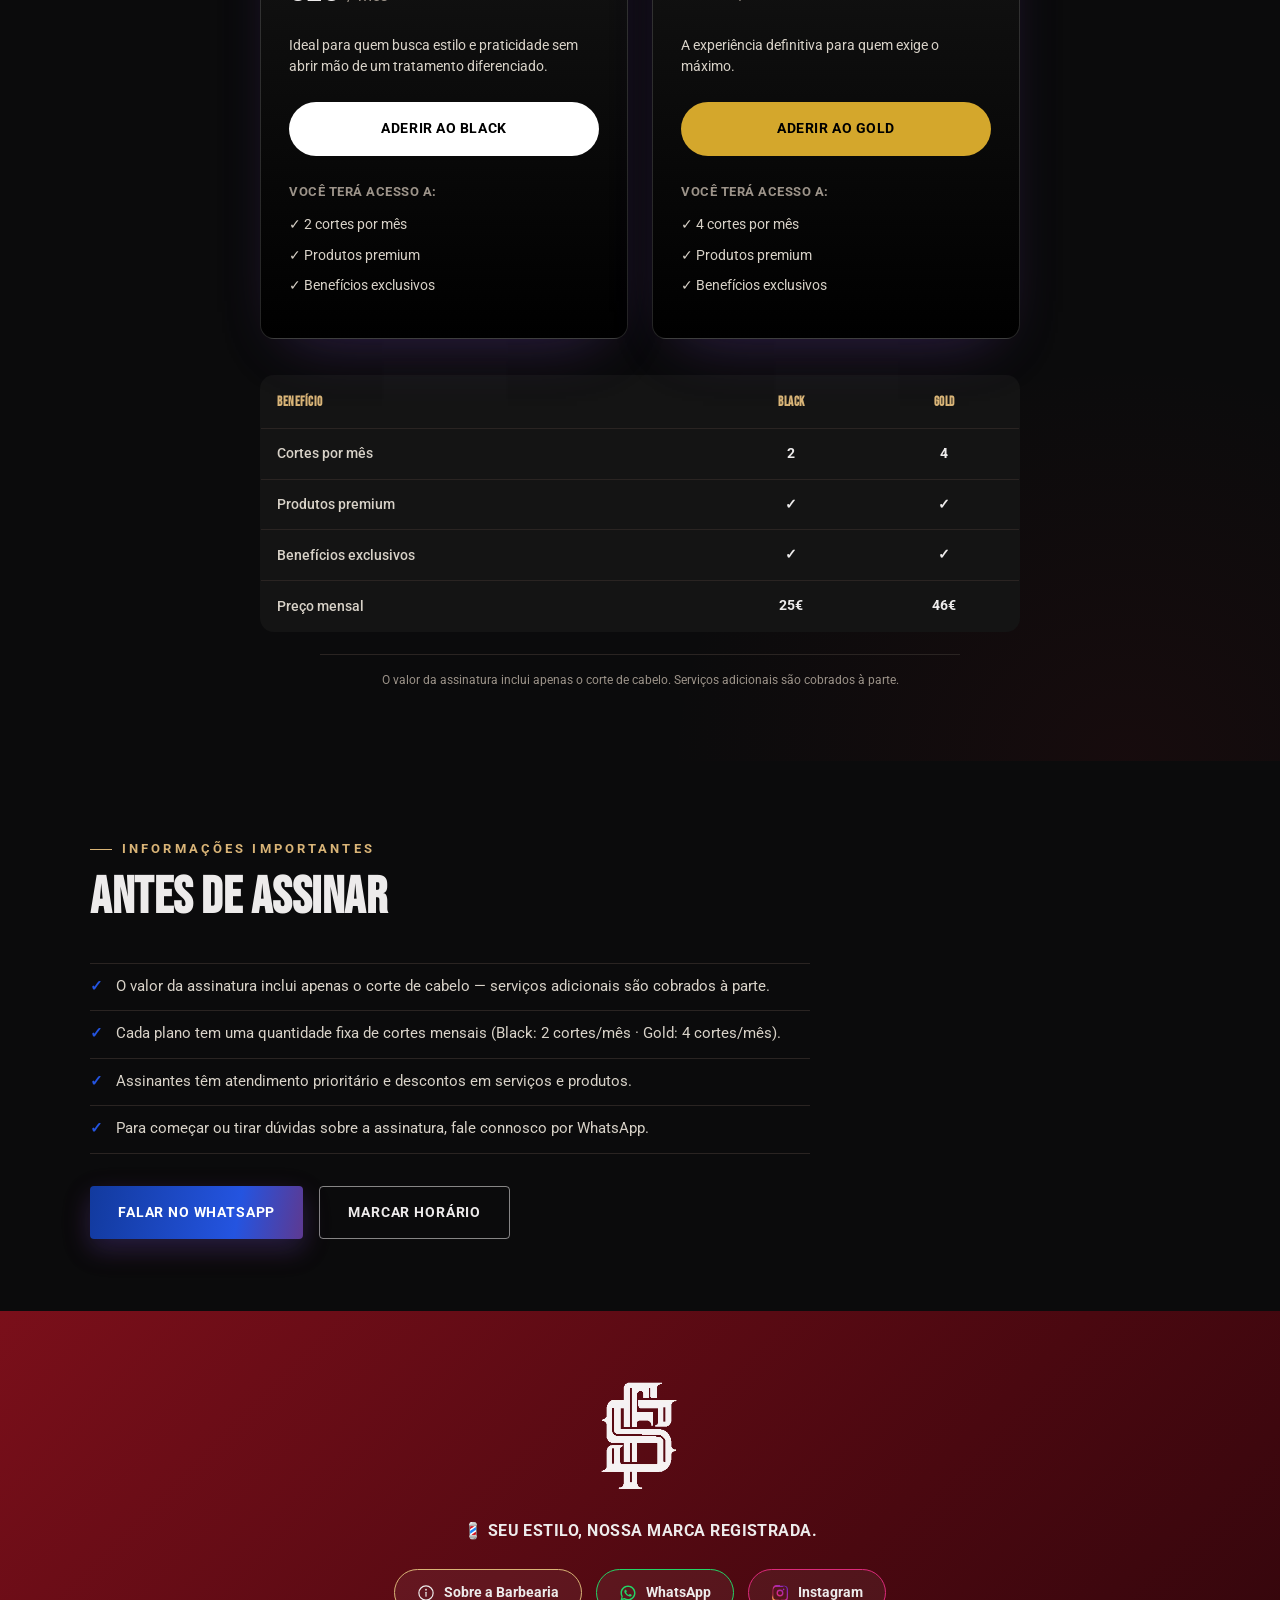
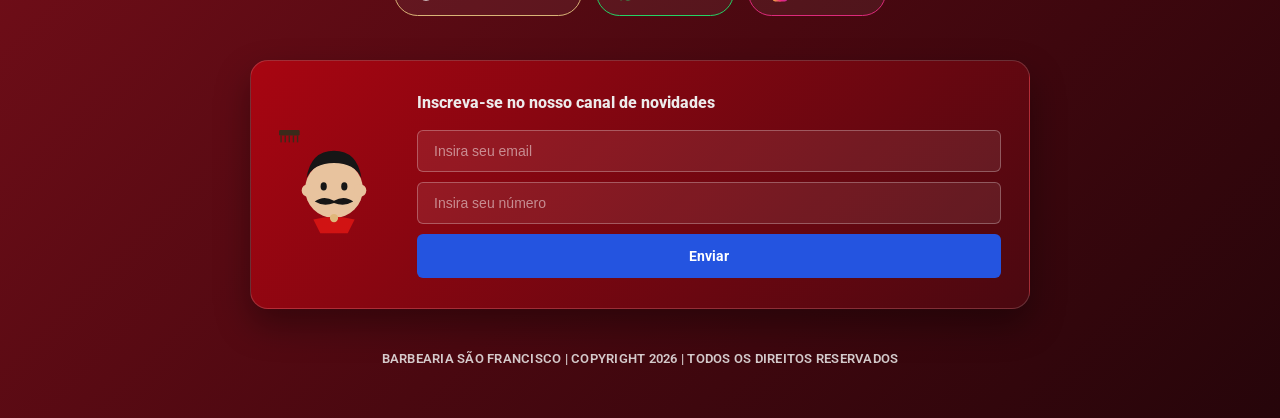
<file: clube.html>
<!DOCTYPE html>
<html lang="pt-PT">
<head>
<meta charset="UTF-8">
<meta name="viewport" content="width=device-width, initial-scale=1.0">
<title>São Francisco Club | São Francisco Barbearia</title>
<meta name="description" content="Conheça o São Francisco Club: como funciona a assinatura, planos Black e Gold, benefícios e condições, na Barbearia São Francisco em São Cosme, Gondomar.">
<meta name="keywords" content="clube barbearia Gondomar, assinatura barbearia São Cosme, barbearia em Gondomar">
<link rel="canonical" href="https://saofranciscobarbearia.com/clube.html">
<meta name="theme-color" content="#0B0B0C">
<link rel="icon" href="data:image/svg+xml,%3Csvg xmlns='http://www.w3.org/2000/svg' viewBox='0 0 100 100'%3E%3Crect width='100' height='100' fill='%23000000'/%3E%3Ctext x='50' y='68' font-family='Arial Black,Arial,sans-serif' font-weight='900' font-size='52' fill='%23EDEBEB' text-anchor='middle'%3ESF%3C/text%3E%3C/svg%3E">

<meta property="og:type" content="website">
<meta property="og:locale" content="pt_PT">
<meta property="og:site_name" content="São Francisco Barbearia">
<meta property="og:url" content="https://saofranciscobarbearia.com/clube.html">
<meta property="og:title" content="São Francisco Club | São Francisco Barbearia">
<meta property="og:description" content="Como funciona a assinatura, planos e benefícios do São Francisco Club.">
<meta property="og:image" content="https://saofranciscobarbearia.com/assets/images/club-banner-bg.webp">
<meta name="twitter:card" content="summary">
<meta name="twitter:title" content="São Francisco Club | São Francisco Barbearia">
<meta name="twitter:description" content="Como funciona a assinatura, planos e benefícios do São Francisco Club.">
<meta name="twitter:image" content="https://saofranciscobarbearia.com/assets/images/club-banner-bg.webp">

<link rel="preconnect" href="https://fonts.googleapis.com">
<link rel="preconnect" href="https://fonts.gstatic.com" crossorigin>
<link href="https://fonts.googleapis.com/css2?family=Bebas+Neue&family=Black+Ops+One&family=Roboto:wght@400;500;700;900&display=swap" rel="stylesheet">
<link rel="stylesheet" href="css/style.css">
<link rel="stylesheet" href="css/clube.css">
<link rel="stylesheet" href="css/cart.css">
<script type="application/ld+json">
{
  "@context": "https://schema.org",
  "@type": "Barbershop",
  "@id": "https://saofranciscobarbearia.com/#negocio",
  "name": "São Francisco Barbearia",
  "url": "https://saofranciscobarbearia.com/",
  "image": "https://saofranciscobarbearia.com/assets/images/destaque-1.webp",
  "logo": "https://saofranciscobarbearia.com/assets/images/footer-logo.webp",
  "telephone": "+351938435158",
  "description": "Barbearia em Gondomar (São Cosme), especializada em cortes masculinos, fade, barba e cuidados masculinos.",
  "address": {
    "@type": "PostalAddress",
    "streetAddress": "Travessa Monte Crasto 48, 8.º Cave",
    "addressLocality": "São Cosme, Gondomar",
    "addressRegion": "Porto",
    "postalCode": "4420-210",
    "addressCountry": "PT"
  },
  "areaServed": ["Gondomar", "São Cosme", "Porto"],
  "sameAs": ["https://www.instagram.com/saofrancisco.pt/"]
}
</script>
</head>
<body>
<a href="#main" class="skip-link">Saltar para o conteúdo</a>

<!-- ============ HEADER (idêntico ao site principal) ============ -->
<header class="site-header">
  <div class="container">
    <a href="index.html" class="logo-mark">SÃO FRANCISCO<span>BARBEARIA</span></a>

    <nav class="main-nav" aria-label="Navegação principal">
      <a href="index.html#servicos">Serviços</a>
      <a href="loja.html">Produtos</a>
      <a href="index.html#equipa">Equipa</a>
      <a href="index.html#agendar">Marcar</a>
      <a href="index.html#local">Onde estamos</a>
    </nav>

    <div class="header-actions">
      <a href="index.html#agendar" class="btn btn-primary btn-sm">Marcar já</a>
      <button type="button" class="cart-toggle" id="cartToggle" aria-label="Abrir carrinho">
        <svg viewBox="0 0 24 24" fill="none" stroke="currentColor" stroke-width="1.7"><path d="M3 4h2l2.4 12.4a2 2 0 0 0 2 1.6h7.6a2 2 0 0 0 2-1.6L21 8H6"/><circle cx="9" cy="20" r="1.4" fill="currentColor" stroke="none"/><circle cx="17" cy="20" r="1.4" fill="currentColor" stroke="none"/></svg>
        <span class="cart-count" id="cartCount">0</span>
      </button>
      <button type="button" class="nav-toggle" id="navToggle" aria-label="Abrir menu" aria-expanded="false" aria-controls="mobileNav">
        <span></span><span></span><span></span>
      </button>
    </div>
  </div>
</header>

<nav class="mobile-nav" id="mobileNav" aria-label="Navegação móvel">
  <a href="index.html#servicos">Serviços</a>
  <a href="loja.html">Produtos</a>
  <a href="index.html#equipa">Equipa</a>
  <a href="index.html#agendar">Marcar</a>
  <a href="index.html#local">Onde estamos</a>
  <a href="index.html#agendar" class="btn btn-primary">Marcar já</a>
</nav>

<main id="main">

  <!-- ============ HERO ============ -->
  <section class="shop-hero">
    <div class="container">
      <span class="eyebrow">São Francisco Club</span>
      <h1>Mais que um corte,<br>um compromisso com o seu estilo.</h1>
      <p class="shop-hero-sub">Como funciona a assinatura, o que está incluído e quais são os planos disponíveis.</p>
    </div>
  </section>
  <div class="stripe" aria-hidden="true"></div>

  <!-- ============ COMO FUNCIONA ============ -->
  <section id="clube-como-funciona">
    <div class="container">
      <div class="section-head">
        <span class="eyebrow">Como funciona</span>
        <h2>O programa de assinatura da São Francisco</h2>
      </div>
      <p class="club-intro-text">
        O São Francisco Club é o programa de assinatura criado para quem valoriza praticidade, economia e estilo todos os dias. Com ele, você garante os seus cortes e cuidados pessoais sempre em dia, sem preocupações e com benefícios exclusivos.
      </p>
      <div class="club-checklist clube-page-checklist">
        <p>✅ Pacotes mensais com preço especial</p>
        <p>✅ Atendimento prioritário</p>
        <p>✅ Descontos em serviços e produtos</p>
        <p>✅ Experiência premium a cada visita</p>
      </div>
    </div>
  </section>

  <!-- ============ ASSINATURAS ============
       Mesmos dados e valores da secção do Clube na home (index.html),
       apresentados aqui lado a lado, sem toggle, para consulta.
       ============================================================ -->
  <section id="clube-assinaturas">
    <div class="container">
      <div class="section-head">
        <span class="eyebrow">Assinaturas</span>
        <h2>Escolha o plano que combina com o seu ritmo</h2>
      </div>

      <div class="clube-page-plans">
        <div class="plan-card">
          <div class="plan-ticket-wrap is-black">
            <img src="assets/images/club-black.webp" alt="Cartão São Francisco Club Black" loading="lazy">
          </div>
          <p class="plan-name">São Francisco Club BLACK</p>
          <p class="plan-price">€25 <span style="font-size:16px;color:var(--muted);font-family:var(--font-body);">/ mês</span></p>
          <p class="plan-desc">Ideal para quem busca estilo e praticidade sem abrir mão de um tratamento diferenciado.</p>
          <a href="https://wa.me/351938435158?text=Ol%C3%A1%21%20Quero%20saber%20mais%20sobre%20o%20S%C3%A3o%20Francisco%20Club%20BLACK%20%2825%E2%82%AC%2Fm%C3%AAs%29." target="_blank" rel="noopener" class="plan-cta is-black">Aderir ao Black</a>
          <p class="plan-access">Você terá acesso a:</p>
          <ul class="plan-list">
            <li>✓ 2 cortes por mês</li>
            <li>✓ Produtos premium</li>
            <li>✓ Benefícios exclusivos</li>
          </ul>
        </div>

        <div class="plan-card">
          <div class="plan-ticket-wrap is-gold">
            <img src="assets/images/club-gold.webp" alt="Cartão São Francisco Club Gold" loading="lazy">
          </div>
          <p class="plan-name">São Francisco Club GOLD</p>
          <p class="plan-price">€46 <span style="font-size:16px;color:var(--muted);font-family:var(--font-body);">/ mês</span></p>
          <p class="plan-desc">A experiência definitiva para quem exige o máximo.</p>
          <a href="https://wa.me/351938435158?text=Ol%C3%A1%21%20Quero%20saber%20mais%20sobre%20o%20S%C3%A3o%20Francisco%20Club%20GOLD%20%2846%E2%82%AC%2Fm%C3%AAs%29." target="_blank" rel="noopener" class="plan-cta is-gold">Aderir ao Gold</a>
          <p class="plan-access">Você terá acesso a:</p>
          <ul class="plan-list">
            <li>✓ 4 cortes por mês</li>
            <li>✓ Produtos premium</li>
            <li>✓ Benefícios exclusivos</li>
          </ul>
        </div>
      </div>

      <div class="club-compare">
        <table class="club-compare-table">
          <thead>
            <tr><th scope="col">Benefício</th><th scope="col">Black</th><th scope="col">Gold</th></tr>
          </thead>
          <tbody>
            <tr><th scope="row">Cortes por mês</th><td>2</td><td>4</td></tr>
            <tr><th scope="row">Produtos premium</th><td>✓</td><td>✓</td></tr>
            <tr><th scope="row">Benefícios exclusivos</th><td>✓</td><td>✓</td></tr>
            <tr><th scope="row">Preço mensal</th><td>25€</td><td>46€</td></tr>
          </tbody>
        </table>
      </div>

      <p class="club-plans-note clube-page-note">O valor da assinatura inclui apenas o corte de cabelo. Serviços adicionais são cobrados à parte.</p>
    </div>
  </section>

  <!-- ============ INFORMAÇÕES IMPORTANTES ============ -->
  <section id="clube-info">
    <div class="container">
      <div class="section-head">
        <span class="eyebrow">Informações importantes</span>
        <h2>Antes de assinar</h2>
      </div>
      <ul class="clube-info-list">
        <li>O valor da assinatura inclui apenas o corte de cabelo — serviços adicionais são cobrados à parte.</li>
        <li>Cada plano tem uma quantidade fixa de cortes mensais (Black: 2 cortes/mês · Gold: 4 cortes/mês).</li>
        <li>Assinantes têm atendimento prioritário e descontos em serviços e produtos.</li>
        <li>Para começar ou tirar dúvidas sobre a assinatura, fale connosco por WhatsApp.</li>
      </ul>
      <div class="clube-info-cta">
        <a href="https://wa.me/351938435158?text=Ol%C3%A1%21%20Quero%20saber%20mais%20sobre%20o%20S%C3%A3o%20Francisco%20Club." target="_blank" rel="noopener" class="btn btn-featured">Falar no WhatsApp</a>
        <a href="index.html#agendar" class="btn btn-outline">Marcar horário</a>
      </div>
    </div>
  </section>

</main>

<!-- ============ FOOTER (idêntico ao site principal) ============ -->
<footer class="site-footer">
  <div class="container">
    <div class="footer-top">
      <img src="assets/images/footer-logo.webp" alt="São Francisco Barbearia" class="footer-logo" width="175" height="245" loading="lazy">
      <p class="footer-tagline">💈 SEU ESTILO, NOSSA MARCA REGISTRADA.</p>
      <div class="footer-links">
        <a href="index.html#sobre" class="footer-btn is-brass">
          <svg viewBox="0 0 24 24" fill="none" stroke="currentColor" stroke-width="1.6"><circle cx="12" cy="12" r="9.5"/><line x1="12" y1="11" x2="12" y2="16.2" stroke-linecap="round"/><circle cx="12" cy="7.6" r="1.15" fill="currentColor" stroke="none"/></svg>
          Sobre a Barbearia
        </a>
        <a href="https://wa.me/351938435158" target="_blank" rel="noopener" class="footer-btn is-whatsapp">
          <svg viewBox="0 0 24 24"><path fill="#25D366" d="M12 2C6.48 2 2 6.48 2 12c0 1.85.5 3.58 1.35 5.07L2 22l5.09-1.33A9.94 9.94 0 0 0 12 22c5.52 0 10-4.48 10-10S17.52 2 12 2zm0 18c-1.6 0-3.1-.43-4.4-1.19l-.31-.18-3.02.79.81-2.94-.2-.32A7.94 7.94 0 0 1 4 12c0-4.41 3.59-8 8-8s8 3.59 8 8-3.59 8-8 8zm4.36-5.86c-.24-.12-1.43-.7-1.65-.78-.22-.08-.38-.12-.54.12-.16.24-.62.78-.76.94-.14.16-.28.18-.52.06-.24-.12-1.01-.37-1.92-1.18-.71-.63-1.19-1.41-1.33-1.65-.14-.24-.02-.37.11-.49.11-.11.24-.28.36-.42.12-.14.16-.24.24-.4.08-.16.04-.3-.02-.42-.06-.12-.54-1.3-.74-1.78-.19-.46-.39-.4-.54-.4h-.46c-.16 0-.42.06-.64.3-.22.24-.84.82-.84 2s.86 2.32.98 2.48c.12.16 1.7 2.6 4.12 3.64.58.25 1.03.4 1.38.51.58.18 1.11.16 1.53.1.47-.07 1.43-.58 1.63-1.14.2-.56.2-1.04.14-1.14-.06-.1-.22-.16-.46-.28z"/></svg>
          WhatsApp
        </a>
        <a href="https://www.instagram.com/saofrancisco.pt/" target="_blank" rel="noopener" class="footer-btn is-instagram">
          <svg viewBox="0 0 24 24">
            <defs>
              <linearGradient id="igGradFooterClube" x1="0%" y1="100%" x2="100%" y2="0%">
                <stop offset="0%" stop-color="#f9ce34"/><stop offset="30%" stop-color="#ee2a7b"/><stop offset="100%" stop-color="#6228d7"/>
              </linearGradient>
            </defs>
            <path fill="url(#igGradFooterClube)" d="M12 2.2c3.2 0 3.58.01 4.85.07 1.17.05 1.97.24 2.43.4a4.9 4.9 0 0 1 1.77 1.15 4.9 4.9 0 0 1 1.15 1.77c.16.46.35 1.26.4 2.43.06 1.27.07 1.65.07 4.85s-.01 3.58-.07 4.85c-.05 1.17-.24 1.97-.4 2.43a4.9 4.9 0 0 1-1.15 1.77 4.9 4.9 0 0 1-1.77 1.15c-.46.16-1.26.35-2.43.4-1.27.06-1.65.07-4.85.07s-3.58-.01-4.85-.07c-1.17-.05-1.97-.24-2.43-.4a4.9 4.9 0 0 1-1.77-1.15 4.9 4.9 0 0 1-1.15-1.77c-.16-.46-.35-1.26-.4-2.43C2.21 15.58 2.2 15.2 2.2 12s.01-3.58.07-4.85c.05-1.17.24-1.97.4-2.43a4.9 4.9 0 0 1 1.15-1.77A4.9 4.9 0 0 1 5.59 1.8c.46-.16 1.26-.35 2.43-.4C9.29 1.34 9.67 1.33 12 1.33Zm0 1.8c-3.15 0-3.5.01-4.74.07-1.02.05-1.58.22-1.95.36a3.1 3.1 0 0 0-1.15.75 3.1 3.1 0 0 0-.75 1.15c-.14.37-.31.93-.36 1.95C3 8.32 2.99 8.67 2.99 12s.01 3.68.07 4.92c.05 1.02.22 1.58.36 1.95.16.44.38.79.75 1.15.36.36.71.59 1.15.75.37.14.93.31 1.95.36 1.24.06 1.59.07 4.74.07s3.5-.01 4.74-.07c1.02-.05 1.58-.22 1.95-.36a3.1 3.1 0 0 0 1.15-.75 3.1 3.1 0 0 0 .75-1.15c.14-.37.31-.93.36-1.95.06-1.24.07-1.59.07-4.92s-.01-3.68-.07-4.92c-.05-1.02-.22-1.58-.36-1.95a3.1 3.1 0 0 0-.75-1.15 3.1 3.1 0 0 0-1.15-.75c-.37-.14-.93-.31-1.95-.36C15.5 4.01 15.15 4 12 4Zm0 3.4a4.6 4.6 0 1 1 0 9.2 4.6 4.6 0 0 1 0-9.2Zm0 1.8a2.8 2.8 0 1 0 0 5.6 2.8 2.8 0 0 0 0-5.6Zm5.85-1.99a1.07 1.07 0 1 1-2.14 0 1.07 1.07 0 0 1 2.14 0Z"/>
          </svg>
          Instagram
        </a>
      </div>
    </div>

    <div class="footer-signup">
      <div class="footer-mascot" aria-hidden="true">
        <svg viewBox="0 0 160 160" xmlns="http://www.w3.org/2000/svg" id="mascotSvg">
          <circle cx="80" cy="86" r="42" fill="#E8C39E"/>
          <circle cx="42" cy="88" r="9" fill="#E8C39E"/>
          <circle cx="118" cy="88" r="9" fill="#E8C39E"/>
          <path d="M40 70 Q46 30 80 30 Q114 30 120 70 Q110 48 80 48 Q50 48 40 70 Z" fill="#161616"/>
          <ellipse class="mascot-eye" cx="65" cy="82" rx="4.5" ry="6" fill="#161616"/>
          <ellipse class="mascot-eye" cx="95" cy="82" rx="4.5" ry="6" fill="#161616"/>
          <path class="mascot-mustache" d="M52 104 Q65 94 80 103 Q95 94 108 104 Q95 112 80 106 Q65 112 52 104 Z" fill="#161616"/>
          <path d="M50 130 L60 150 L100 150 L110 130 Q80 122 50 130 Z" fill="#D11313"/>
          <circle cx="80" cy="128" r="6" fill="#DFB77A"/>
          <g class="mascot-comb">
            <rect x="0" y="0" width="30" height="8" rx="2" fill="#3a2a1a"/>
            <rect x="2" y="8" width="2" height="10" fill="#3a2a1a"/>
            <rect x="8" y="8" width="2" height="10" fill="#3a2a1a"/>
            <rect x="14" y="8" width="2" height="10" fill="#3a2a1a"/>
            <rect x="20" y="8" width="2" height="10" fill="#3a2a1a"/>
            <rect x="26" y="8" width="2" height="10" fill="#3a2a1a"/>
          </g>
        </svg>
      </div>
      <form class="footer-form" id="newsletterForm">
        <p class="footer-form-label">Inscreva-se no nosso canal de novidades</p>
        <label class="visually-hidden" for="newsletterEmail">Email</label>
        <input type="email" id="newsletterEmail" placeholder="Insira seu email" required>
        <label class="visually-hidden" for="newsletterPhone">Número de telefone</label>
        <input type="tel" id="newsletterPhone" placeholder="Insira seu número">
        <button type="submit" class="footer-submit">Enviar</button>
        <p class="footer-form-msg" id="newsletterMsg"></p>
      </form>
    </div>

    <div class="footer-bottom">
      <p class="footer-copy">BARBEARIA SÃO FRANCISCO | COPYRIGHT 2026 | TODOS OS DIREITOS RESERVADOS</p>
    </div>
  </div>
</footer>

<script src="js/cart.js"></script>
<script>
  /* menu mobile + newsletter — mesma lógica usada em loja.html e
     promocoes.html, duplicada aqui porque esta página não carrega main.js. */
  (function () {
    var toggle = document.getElementById('navToggle');
    var menu = document.getElementById('mobileNav');
    if (toggle && menu) {
      toggle.addEventListener('click', function () {
        var open = menu.classList.toggle('is-open');
        toggle.classList.toggle('is-open', open);
        toggle.setAttribute('aria-expanded', open ? 'true' : 'false');
        document.body.style.overflow = open ? 'hidden' : '';
      });
      Array.prototype.forEach.call(menu.querySelectorAll('a'), function (a) {
        a.addEventListener('click', function () {
          menu.classList.remove('is-open');
          toggle.classList.remove('is-open');
          toggle.setAttribute('aria-expanded', 'false');
          document.body.style.overflow = '';
        });
      });
    }
    var form = document.getElementById('newsletterForm');
    if (form) {
      form.addEventListener('submit', function (e) {
        e.preventDefault();
        var msg = document.getElementById('newsletterMsg');
        msg.textContent = 'Obrigado pelo interesse! A newsletter fica ativa muito em breve.';
        msg.classList.add('is-visible');
        form.reset();
      });
    }
    var eyes = document.querySelectorAll('.mascot-eye');
    if (eyes.length) {
      (function blink() {
        eyes.forEach(function (e) { e.style.transition = 'transform .08s'; e.style.transform = 'scaleY(0.12)'; });
        setTimeout(function () { eyes.forEach(function (e) { e.style.transform = 'scaleY(1)'; }); }, 90);
        setTimeout(blink, 2000 + Math.random() * 3000);
      })();
    }
  })();
</script>
</body>
</html>
</file>
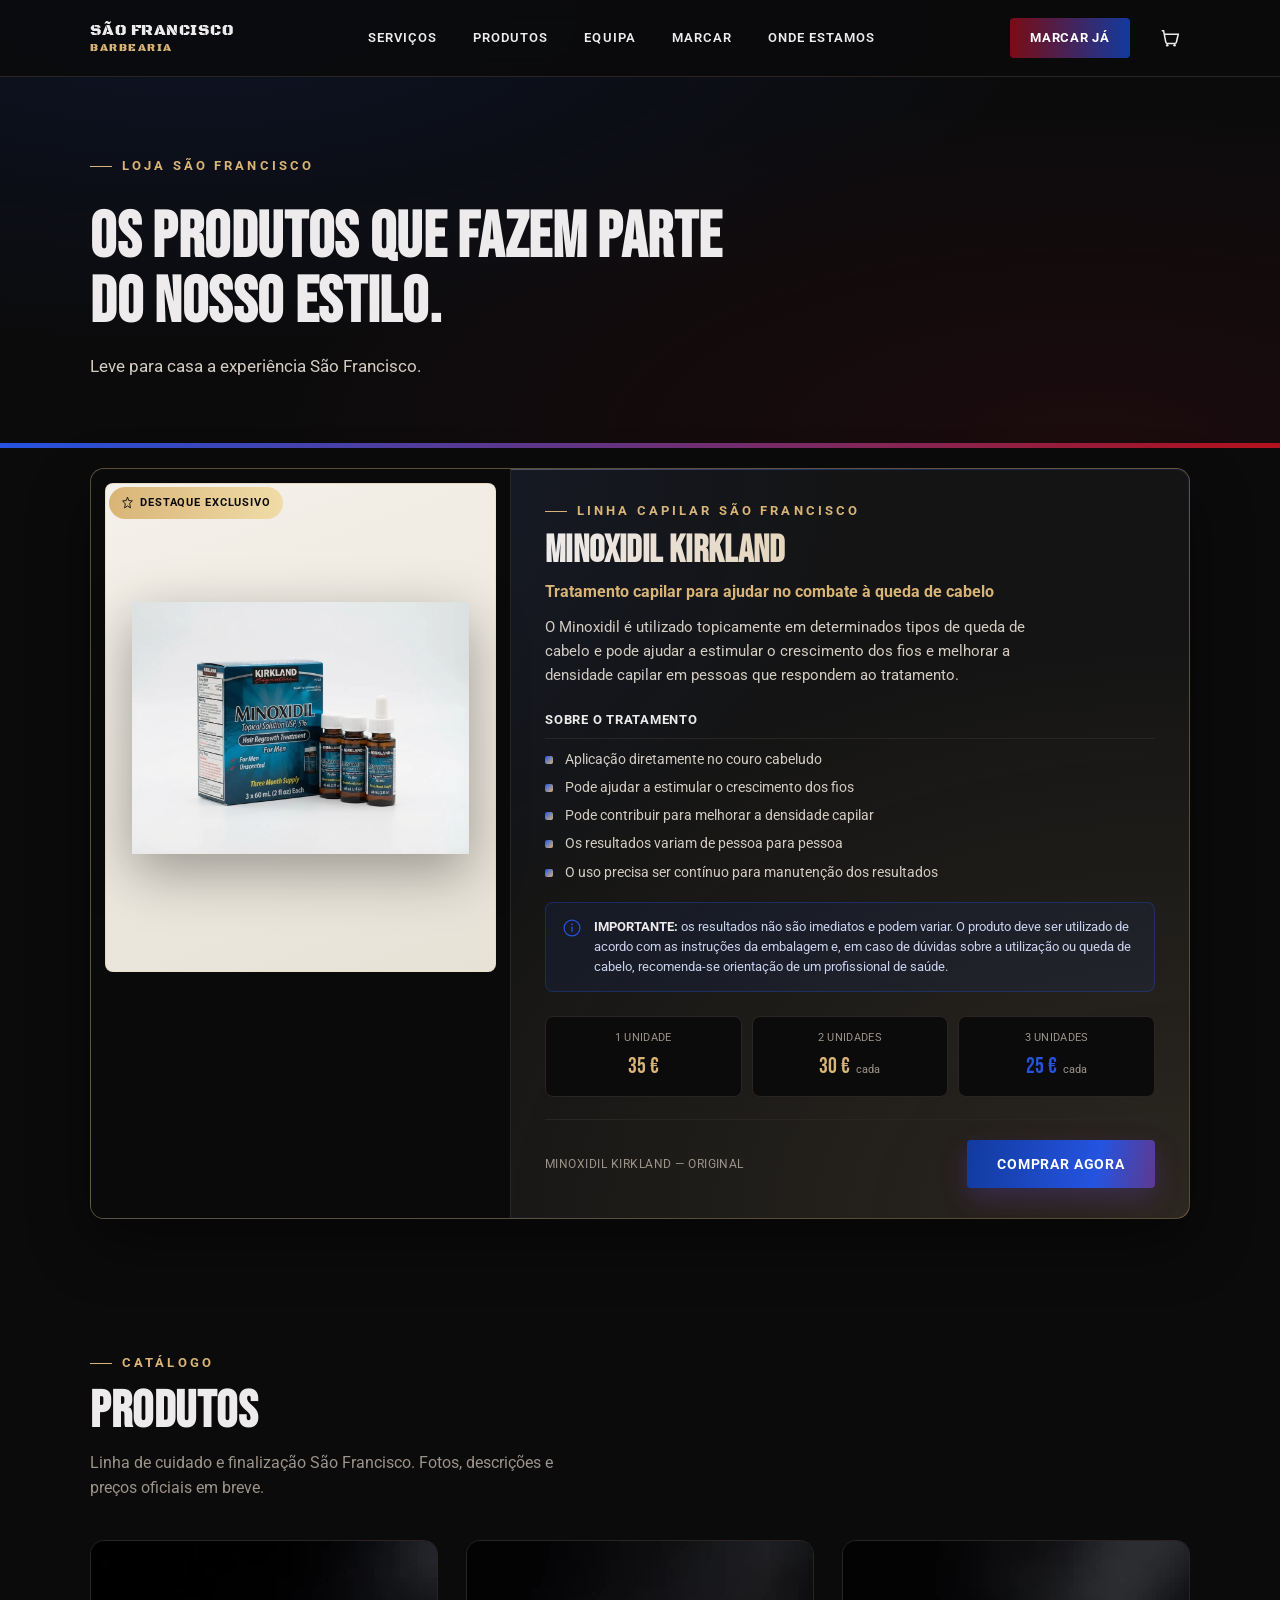
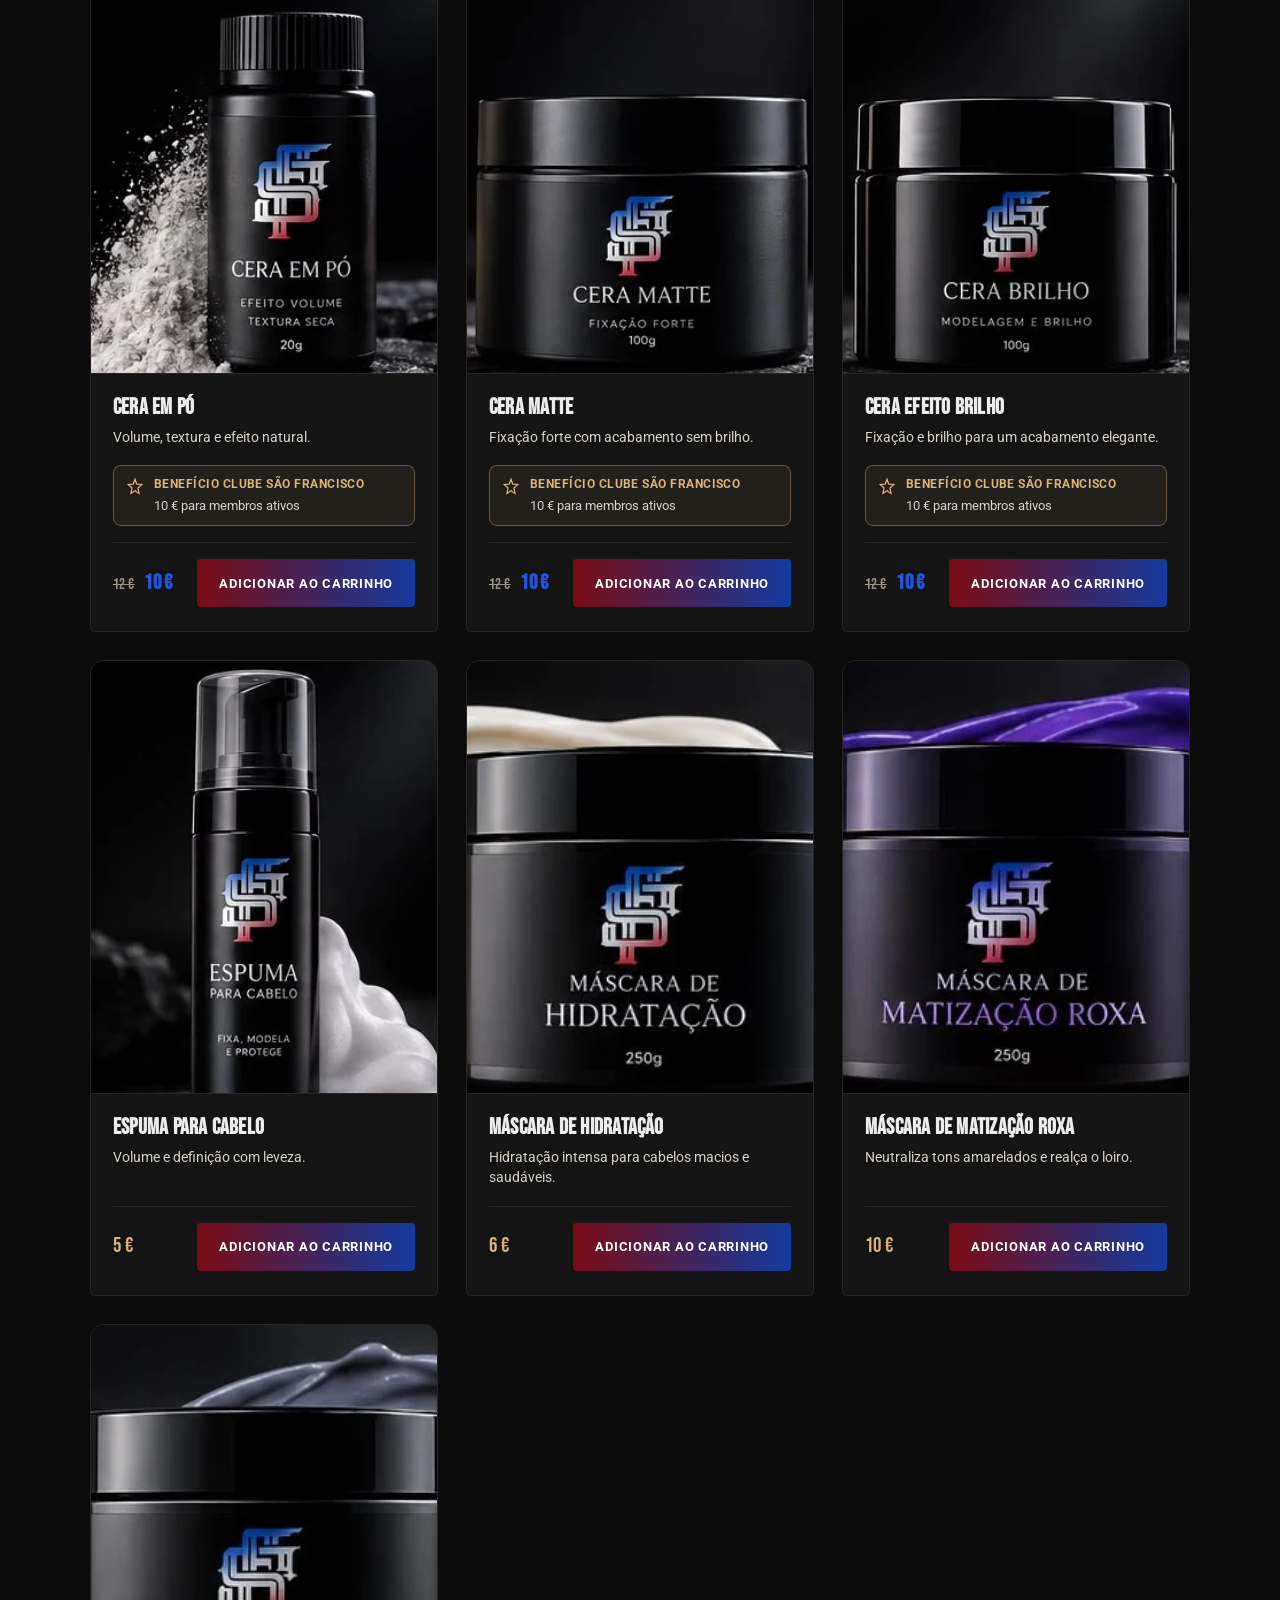
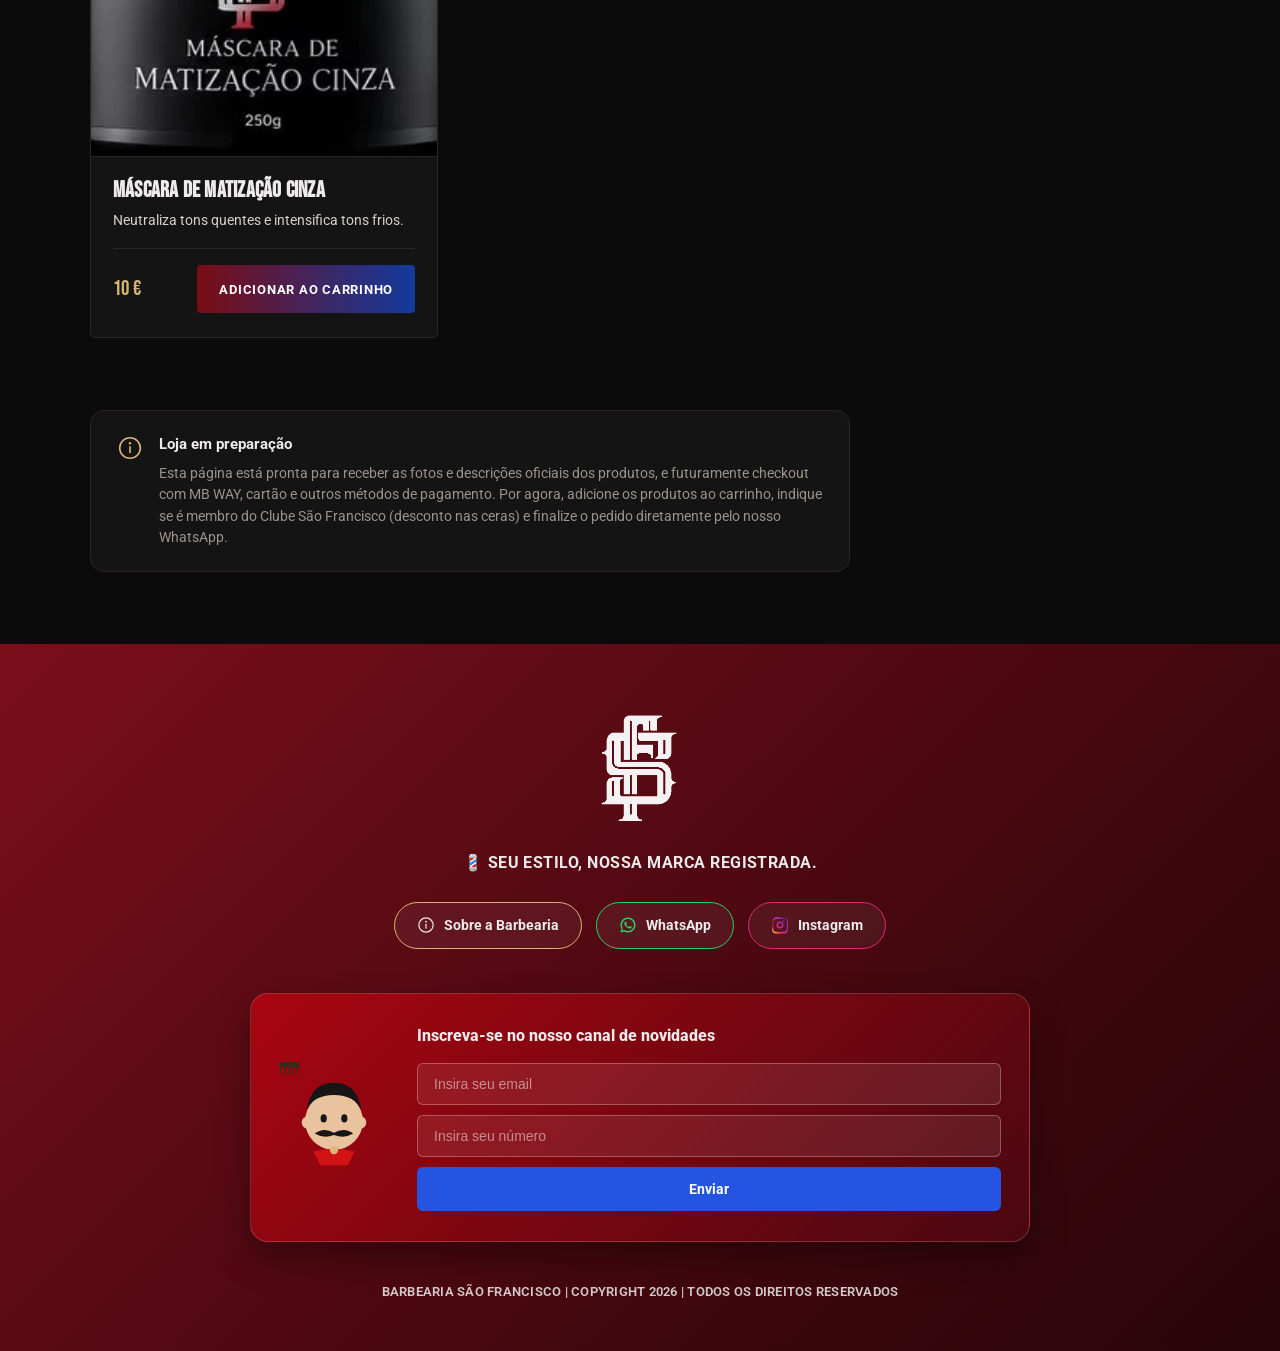
<file: loja.html>
<!DOCTYPE html>
<html lang="pt-PT">
<head>
<meta charset="UTF-8">
<meta name="viewport" content="width=device-width, initial-scale=1.0">
<title>Loja São Francisco | Produtos</title>
<meta name="description" content="Loja oficial da São Francisco Barbearia, em Gondomar. Leve para casa os produtos que fazem parte do nosso estilo.">
<meta name="keywords" content="loja barbearia Gondomar, produtos barbearia São Cosme, barbearia em Gondomar">
<link rel="canonical" href="https://saofranciscobarbearia.com/loja.html">
<meta name="theme-color" content="#0B0B0C">
<link rel="icon" href="data:image/svg+xml,%3Csvg xmlns='http://www.w3.org/2000/svg' viewBox='0 0 100 100'%3E%3Crect width='100' height='100' fill='%23000000'/%3E%3Ctext x='50' y='68' font-family='Arial Black,Arial,sans-serif' font-weight='900' font-size='52' fill='%23EDEBEB' text-anchor='middle'%3ESF%3C/text%3E%3C/svg%3E">

<meta property="og:type" content="website">
<meta property="og:locale" content="pt_PT">
<meta property="og:site_name" content="São Francisco Barbearia">
<meta property="og:url" content="https://saofranciscobarbearia.com/loja.html">
<meta property="og:title" content="Loja São Francisco | Produtos">
<meta property="og:description" content="Leve para casa a experiência São Francisco.">
<meta property="og:image" content="https://saofranciscobarbearia.com/assets/images/footer-logo.webp">
<meta name="twitter:card" content="summary">
<meta name="twitter:title" content="Loja São Francisco | Produtos">
<meta name="twitter:description" content="Leve para casa a experiência São Francisco.">
<meta name="twitter:image" content="https://saofranciscobarbearia.com/assets/images/footer-logo.webp">

<link rel="preconnect" href="https://fonts.googleapis.com">
<link rel="preconnect" href="https://fonts.gstatic.com" crossorigin>
<link href="https://fonts.googleapis.com/css2?family=Bebas+Neue&family=Black+Ops+One&family=Roboto:wght@400;500;700;900&display=swap" rel="stylesheet">
<link rel="stylesheet" href="css/style.css">
<link rel="stylesheet" href="css/loja.css">
<link rel="stylesheet" href="css/cart.css">
<script type="application/ld+json">
{
  "@context": "https://schema.org",
  "@type": "Barbershop",
  "@id": "https://saofranciscobarbearia.com/#negocio",
  "name": "São Francisco Barbearia",
  "url": "https://saofranciscobarbearia.com/",
  "image": "https://saofranciscobarbearia.com/assets/images/destaque-1.webp",
  "logo": "https://saofranciscobarbearia.com/assets/images/footer-logo.webp",
  "telephone": "+351938435158",
  "description": "Barbearia em Gondomar (São Cosme), especializada em cortes masculinos, fade, barba e cuidados masculinos.",
  "address": {
    "@type": "PostalAddress",
    "streetAddress": "Travessa Monte Crasto 48, 8.º Cave",
    "addressLocality": "São Cosme, Gondomar",
    "addressRegion": "Porto",
    "postalCode": "4420-210",
    "addressCountry": "PT"
  },
  "areaServed": ["Gondomar", "São Cosme", "Porto"],
  "sameAs": ["https://www.instagram.com/saofrancisco.pt/"]
}
</script>
</head>
<body>
<a href="#main" class="skip-link">Saltar para o conteúdo</a>

<!-- ============ HEADER (idêntico ao site principal) ============ -->
<header class="site-header">
  <div class="container">
    <a href="index.html" class="logo-mark">SÃO FRANCISCO<span>BARBEARIA</span></a>

    <nav class="main-nav" aria-label="Navegação principal">
      <a href="index.html#servicos">Serviços</a>
      <a href="loja.html">Produtos</a>
      <a href="index.html#equipa">Equipa</a>
      <a href="index.html#agendar">Marcar</a>
      <a href="index.html#local">Onde estamos</a>
    </nav>

    <div class="header-actions">
      <a href="index.html#agendar" class="btn btn-primary btn-sm">Marcar já</a>
      <button type="button" class="cart-toggle" id="cartToggle" aria-label="Abrir carrinho">
        <svg viewBox="0 0 24 24" fill="none" stroke="currentColor" stroke-width="1.7"><path d="M3 4h2l2.4 12.4a2 2 0 0 0 2 1.6h7.6a2 2 0 0 0 2-1.6L21 8H6"/><circle cx="9" cy="20" r="1.4" fill="currentColor" stroke="none"/><circle cx="17" cy="20" r="1.4" fill="currentColor" stroke="none"/></svg>
        <span class="cart-count" id="cartCount">0</span>
      </button>
      <button type="button" class="nav-toggle" id="navToggle" aria-label="Abrir menu" aria-expanded="false" aria-controls="mobileNav">
        <span></span><span></span><span></span>
      </button>
    </div>
  </div>
</header>

<nav class="mobile-nav" id="mobileNav" aria-label="Navegação móvel">
  <a href="index.html#servicos">Serviços</a>
  <a href="loja.html">Produtos</a>
  <a href="index.html#equipa">Equipa</a>
  <a href="index.html#agendar">Marcar</a>
  <a href="index.html#local">Onde estamos</a>
  <a href="index.html#agendar" class="btn btn-primary">Marcar já</a>
</nav>

<main id="main">

  <!-- ============ SHOP HERO ============ -->
  <section class="shop-hero">
    <div class="container">
      <span class="eyebrow">Loja São Francisco</span>
      <h1>Os produtos que fazem parte<br>do nosso estilo.</h1>
      <p class="shop-hero-sub">Leve para casa a experiência São Francisco.</p>
    </div>
  </section>
  <div class="stripe" aria-hidden="true"></div>

  <!-- ============ DESTAQUE — MINOXIDIL KIRKLAND ============
       Área premium isolada; não faz parte do array PRODUCTS
       nem do grid automático em js/loja.js, para não alterar
       o funcionamento dos restantes produtos.
       Foto: assets/products/minoxidil-kirkland.webp (embalagem oficial).
       Preço: por quantidade — ver MINOX_PRODUCT.tiers em js/loja.js.
       ============================================================ -->
  <section class="minox-feature" aria-label="Destaque — Minoxidil Kirkland">
    <div class="container">
      <div class="minox-card">
        <div class="minox-media">
          <span class="minox-badge">
            <svg viewBox="0 0 24 24" fill="none" stroke="currentColor" stroke-width="1.6" aria-hidden="true"><path d="M12 2l2.4 6.5L21 9l-5 4.6L17.4 22 12 18.3 6.6 22 8 14.6 3 9l6.6-.5z"/></svg>
            Destaque Exclusivo
          </span>
          <div class="minox-photo">
            <img src="assets/products/minoxidil-kirkland.webp" alt="Minoxidil Kirkland — embalagem original" loading="lazy" width="1100" height="822">
          </div>
        </div>

        <div class="minox-body">
          <span class="eyebrow">Linha Capilar São Francisco</span>
          <h2>Minoxidil Kirkland</h2>
          <p class="minox-lead">Tratamento capilar para ajudar no combate à queda de cabelo</p>
          <p class="minox-desc">O Minoxidil é utilizado topicamente em determinados tipos de queda de cabelo e pode ajudar a estimular o crescimento dos fios e melhorar a densidade capilar em pessoas que respondem ao tratamento.</p>

          <div class="minox-about">
            <h3>Sobre o tratamento</h3>
            <ul>
              <li>Aplicação diretamente no couro cabeludo</li>
              <li>Pode ajudar a estimular o crescimento dos fios</li>
              <li>Pode contribuir para melhorar a densidade capilar</li>
              <li>Os resultados variam de pessoa para pessoa</li>
              <li>O uso precisa ser contínuo para manutenção dos resultados</li>
            </ul>
          </div>

          <div class="minox-warning">
            <svg viewBox="0 0 24 24" fill="none" stroke="currentColor" stroke-width="1.5" aria-hidden="true"><circle cx="12" cy="12" r="9.5"/><line x1="12" y1="11" x2="12" y2="16.2" stroke-linecap="round"/><circle cx="12" cy="7.6" r="1.15" fill="currentColor" stroke="none"/></svg>
            <p><strong>IMPORTANTE:</strong> os resultados não são imediatos e podem variar. O produto deve ser utilizado de acordo com as instruções da embalagem e, em caso de dúvidas sobre a utilização ou queda de cabelo, recomenda-se orientação de um profissional de saúde.</p>
          </div>

          <div class="minox-pricing">
            <div class="minox-price-tier"><span>1 unidade</span><strong>35 €</strong></div>
            <div class="minox-price-tier"><span>2 unidades</span><strong>30 € <em>cada</em></strong></div>
            <div class="minox-price-tier"><span>3 unidades</span><strong>25 € <em>cada</em></strong></div>
          </div>

          <div class="minox-footer">
            <span class="minox-tag">Minoxidil Kirkland — Original</span>
            <button type="button" class="btn btn-featured minox-buy-btn" id="minoxBuyBtn">Comprar agora</button>
          </div>
        </div>
      </div>
    </div>
  </section>

  <!-- ============ PRODUTOS ============ -->
  <section id="produtos">
    <div class="container">
      <div class="section-head">
        <span class="eyebrow">Catálogo</span>
        <h2>Produtos</h2>
        <p>Linha de cuidado e finalização São Francisco. Fotos, descrições e preços oficiais em breve.</p>
      </div>

      <div class="product-grid" id="productGrid">
        <!-- cards inseridos via JS a partir de um único array de dados (ver js/loja.js) -->
      </div>
    </div>
  </section>

  <!-- ============ NOTA SOBRE A LOJA ============ -->
  <section class="shop-note">
    <div class="container">
      <div class="shop-note-box">
        <svg viewBox="0 0 24 24" fill="none" stroke="currentColor" stroke-width="1.5" aria-hidden="true"><circle cx="12" cy="12" r="9.5"/><line x1="12" y1="11" x2="12" y2="16.2" stroke-linecap="round"/><circle cx="12" cy="7.6" r="1.15" fill="currentColor" stroke="none"/></svg>
        <div>
          <strong>Loja em preparação</strong>
          <p>Esta página está pronta para receber as fotos e descrições oficiais dos produtos, e futuramente checkout com MB WAY, cartão e outros métodos de pagamento. Por agora, adicione os produtos ao carrinho, indique se é membro do Clube São Francisco (desconto nas ceras) e finalize o pedido diretamente pelo nosso WhatsApp.</p>
        </div>
      </div>
    </div>
  </section>

</main>

<!-- ============ FOOTER (idêntico ao site principal) ============ -->
<footer class="site-footer">
  <div class="container">
    <div class="footer-top">
      <img src="assets/images/footer-logo.webp" alt="São Francisco Barbearia" class="footer-logo" width="175" height="245" loading="lazy">
      <p class="footer-tagline">💈 SEU ESTILO, NOSSA MARCA REGISTRADA.</p>
      <div class="footer-links">
        <a href="index.html#sobre" class="footer-btn is-brass">
          <svg viewBox="0 0 24 24" fill="none" stroke="currentColor" stroke-width="1.6"><circle cx="12" cy="12" r="9.5"/><line x1="12" y1="11" x2="12" y2="16.2" stroke-linecap="round"/><circle cx="12" cy="7.6" r="1.15" fill="currentColor" stroke="none"/></svg>
          Sobre a Barbearia
        </a>
        <a href="https://wa.me/351938435158" target="_blank" rel="noopener" class="footer-btn is-whatsapp">
          <svg viewBox="0 0 24 24"><path fill="#25D366" d="M12 2C6.48 2 2 6.48 2 12c0 1.85.5 3.58 1.35 5.07L2 22l5.09-1.33A9.94 9.94 0 0 0 12 22c5.52 0 10-4.48 10-10S17.52 2 12 2zm0 18c-1.6 0-3.1-.43-4.4-1.19l-.31-.18-3.02.79.81-2.94-.2-.32A7.94 7.94 0 0 1 4 12c0-4.41 3.59-8 8-8s8 3.59 8 8-3.59 8-8 8zm4.36-5.86c-.24-.12-1.43-.7-1.65-.78-.22-.08-.38-.12-.54.12-.16.24-.62.78-.76.94-.14.16-.28.18-.52.06-.24-.12-1.01-.37-1.92-1.18-.71-.63-1.19-1.41-1.33-1.65-.14-.24-.02-.37.11-.49.11-.11.24-.28.36-.42.12-.14.16-.24.24-.4.08-.16.04-.3-.02-.42-.06-.12-.54-1.3-.74-1.78-.19-.46-.39-.4-.54-.4h-.46c-.16 0-.42.06-.64.3-.22.24-.84.82-.84 2s.86 2.32.98 2.48c.12.16 1.7 2.6 4.12 3.64.58.25 1.03.4 1.38.51.58.18 1.11.16 1.53.1.47-.07 1.43-.58 1.63-1.14.2-.56.2-1.04.14-1.14-.06-.1-.22-.16-.46-.28z"/></svg>
          WhatsApp
        </a>
        <a href="https://www.instagram.com/saofrancisco.pt/" target="_blank" rel="noopener" class="footer-btn is-instagram">
          <svg viewBox="0 0 24 24">
            <defs>
              <linearGradient id="igGradFooterLoja" x1="0%" y1="100%" x2="100%" y2="0%">
                <stop offset="0%" stop-color="#f9ce34"/><stop offset="30%" stop-color="#ee2a7b"/><stop offset="100%" stop-color="#6228d7"/>
              </linearGradient>
            </defs>
            <path fill="url(#igGradFooterLoja)" d="M12 2.2c3.2 0 3.58.01 4.85.07 1.17.05 1.97.24 2.43.4a4.9 4.9 0 0 1 1.77 1.15 4.9 4.9 0 0 1 1.15 1.77c.16.46.35 1.26.4 2.43.06 1.27.07 1.65.07 4.85s-.01 3.58-.07 4.85c-.05 1.17-.24 1.97-.4 2.43a4.9 4.9 0 0 1-1.15 1.77 4.9 4.9 0 0 1-1.77 1.15c-.46.16-1.26.35-2.43.4-1.27.06-1.65.07-4.85.07s-3.58-.01-4.85-.07c-1.17-.05-1.97-.24-2.43-.4a4.9 4.9 0 0 1-1.77-1.15 4.9 4.9 0 0 1-1.15-1.77c-.16-.46-.35-1.26-.4-2.43C2.21 15.58 2.2 15.2 2.2 12s.01-3.58.07-4.85c.05-1.17.24-1.97.4-2.43a4.9 4.9 0 0 1 1.15-1.77A4.9 4.9 0 0 1 5.59 1.8c.46-.16 1.26-.35 2.43-.4C9.29 1.34 9.67 1.33 12 1.33Zm0 1.8c-3.15 0-3.5.01-4.74.07-1.02.05-1.58.22-1.95.36a3.1 3.1 0 0 0-1.15.75 3.1 3.1 0 0 0-.75 1.15c-.14.37-.31.93-.36 1.95C3 8.32 2.99 8.67 2.99 12s.01 3.68.07 4.92c.05 1.02.22 1.58.36 1.95.16.44.38.79.75 1.15.36.36.71.59 1.15.75.37.14.93.31 1.95.36 1.24.06 1.59.07 4.74.07s3.5-.01 4.74-.07c1.02-.05 1.58-.22 1.95-.36a3.1 3.1 0 0 0 1.15-.75 3.1 3.1 0 0 0 .75-1.15c.14-.37.31-.93.36-1.95.06-1.24.07-1.59.07-4.92s-.01-3.68-.07-4.92c-.05-1.02-.22-1.58-.36-1.95a3.1 3.1 0 0 0-.75-1.15 3.1 3.1 0 0 0-1.15-.75c-.37-.14-.93-.31-1.95-.36C15.5 4.01 15.15 4 12 4Zm0 3.4a4.6 4.6 0 1 1 0 9.2 4.6 4.6 0 0 1 0-9.2Zm0 1.8a2.8 2.8 0 1 0 0 5.6 2.8 2.8 0 0 0 0-5.6Zm5.85-1.99a1.07 1.07 0 1 1-2.14 0 1.07 1.07 0 0 1 2.14 0Z"/>
          </svg>
          Instagram
        </a>
      </div>
    </div>

    <div class="footer-signup">
      <div class="footer-mascot" aria-hidden="true">
        <svg viewBox="0 0 160 160" xmlns="http://www.w3.org/2000/svg" id="mascotSvg">
          <circle cx="80" cy="86" r="42" fill="#E8C39E"/>
          <circle cx="42" cy="88" r="9" fill="#E8C39E"/>
          <circle cx="118" cy="88" r="9" fill="#E8C39E"/>
          <path d="M40 70 Q46 30 80 30 Q114 30 120 70 Q110 48 80 48 Q50 48 40 70 Z" fill="#161616"/>
          <ellipse class="mascot-eye" cx="65" cy="82" rx="4.5" ry="6" fill="#161616"/>
          <ellipse class="mascot-eye" cx="95" cy="82" rx="4.5" ry="6" fill="#161616"/>
          <path class="mascot-mustache" d="M52 104 Q65 94 80 103 Q95 94 108 104 Q95 112 80 106 Q65 112 52 104 Z" fill="#161616"/>
          <path d="M50 130 L60 150 L100 150 L110 130 Q80 122 50 130 Z" fill="#D11313"/>
          <circle cx="80" cy="128" r="6" fill="#DFB77A"/>
          <g class="mascot-comb">
            <rect x="0" y="0" width="30" height="8" rx="2" fill="#3a2a1a"/>
            <rect x="2" y="8" width="2" height="10" fill="#3a2a1a"/>
            <rect x="8" y="8" width="2" height="10" fill="#3a2a1a"/>
            <rect x="14" y="8" width="2" height="10" fill="#3a2a1a"/>
            <rect x="20" y="8" width="2" height="10" fill="#3a2a1a"/>
            <rect x="26" y="8" width="2" height="10" fill="#3a2a1a"/>
          </g>
        </svg>
      </div>
      <form class="footer-form" id="newsletterForm">
        <p class="footer-form-label">Inscreva-se no nosso canal de novidades</p>
        <label class="visually-hidden" for="newsletterEmail">Email</label>
        <input type="email" id="newsletterEmail" placeholder="Insira seu email" required>
        <label class="visually-hidden" for="newsletterPhone">Número de telefone</label>
        <input type="tel" id="newsletterPhone" placeholder="Insira seu número">
        <button type="submit" class="footer-submit">Enviar</button>
        <p class="footer-form-msg" id="newsletterMsg"></p>
      </form>
    </div>

    <div class="footer-bottom">
      <p class="footer-copy">BARBEARIA SÃO FRANCISCO | COPYRIGHT 2026 | TODOS OS DIREITOS RESERVADOS</p>
    </div>
  </div>
</footer>

<script src="js/cart.js"></script>
<script src="js/loja.js"></script>
</body>
</html>
</file>
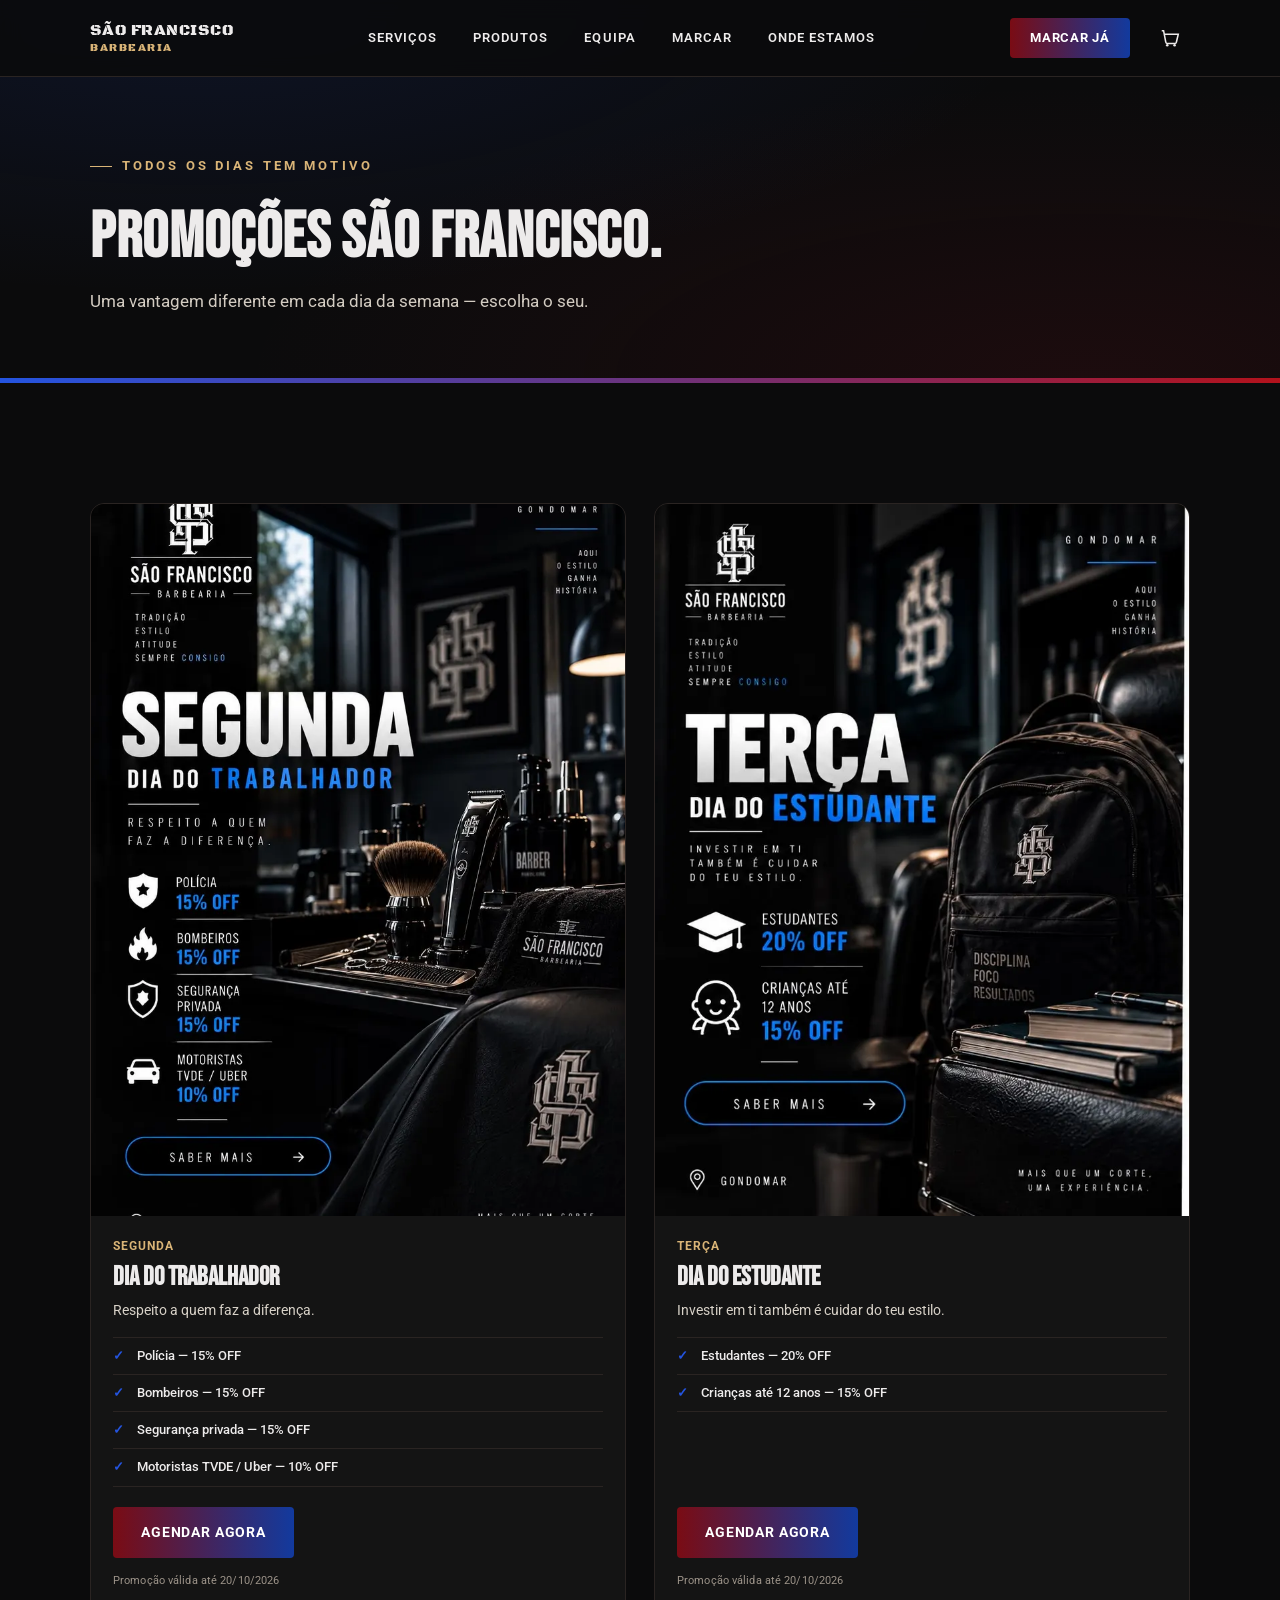
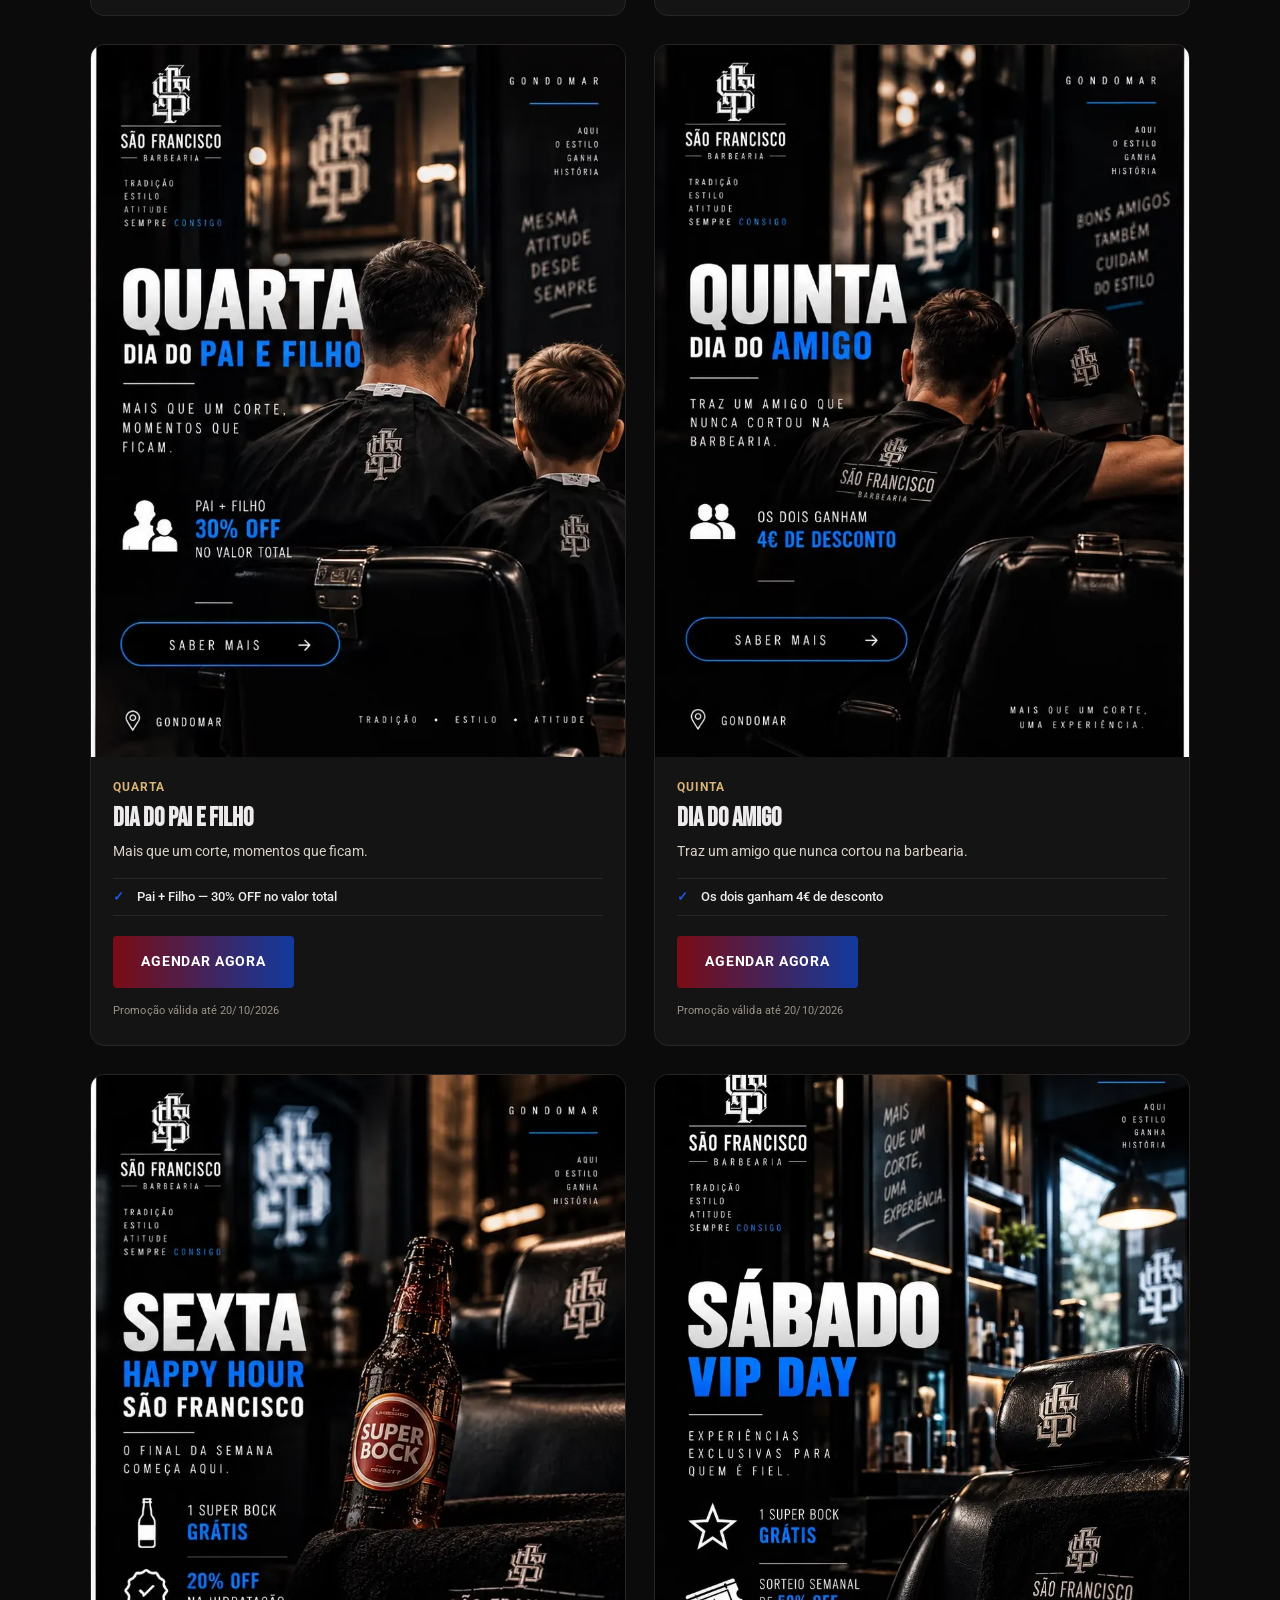
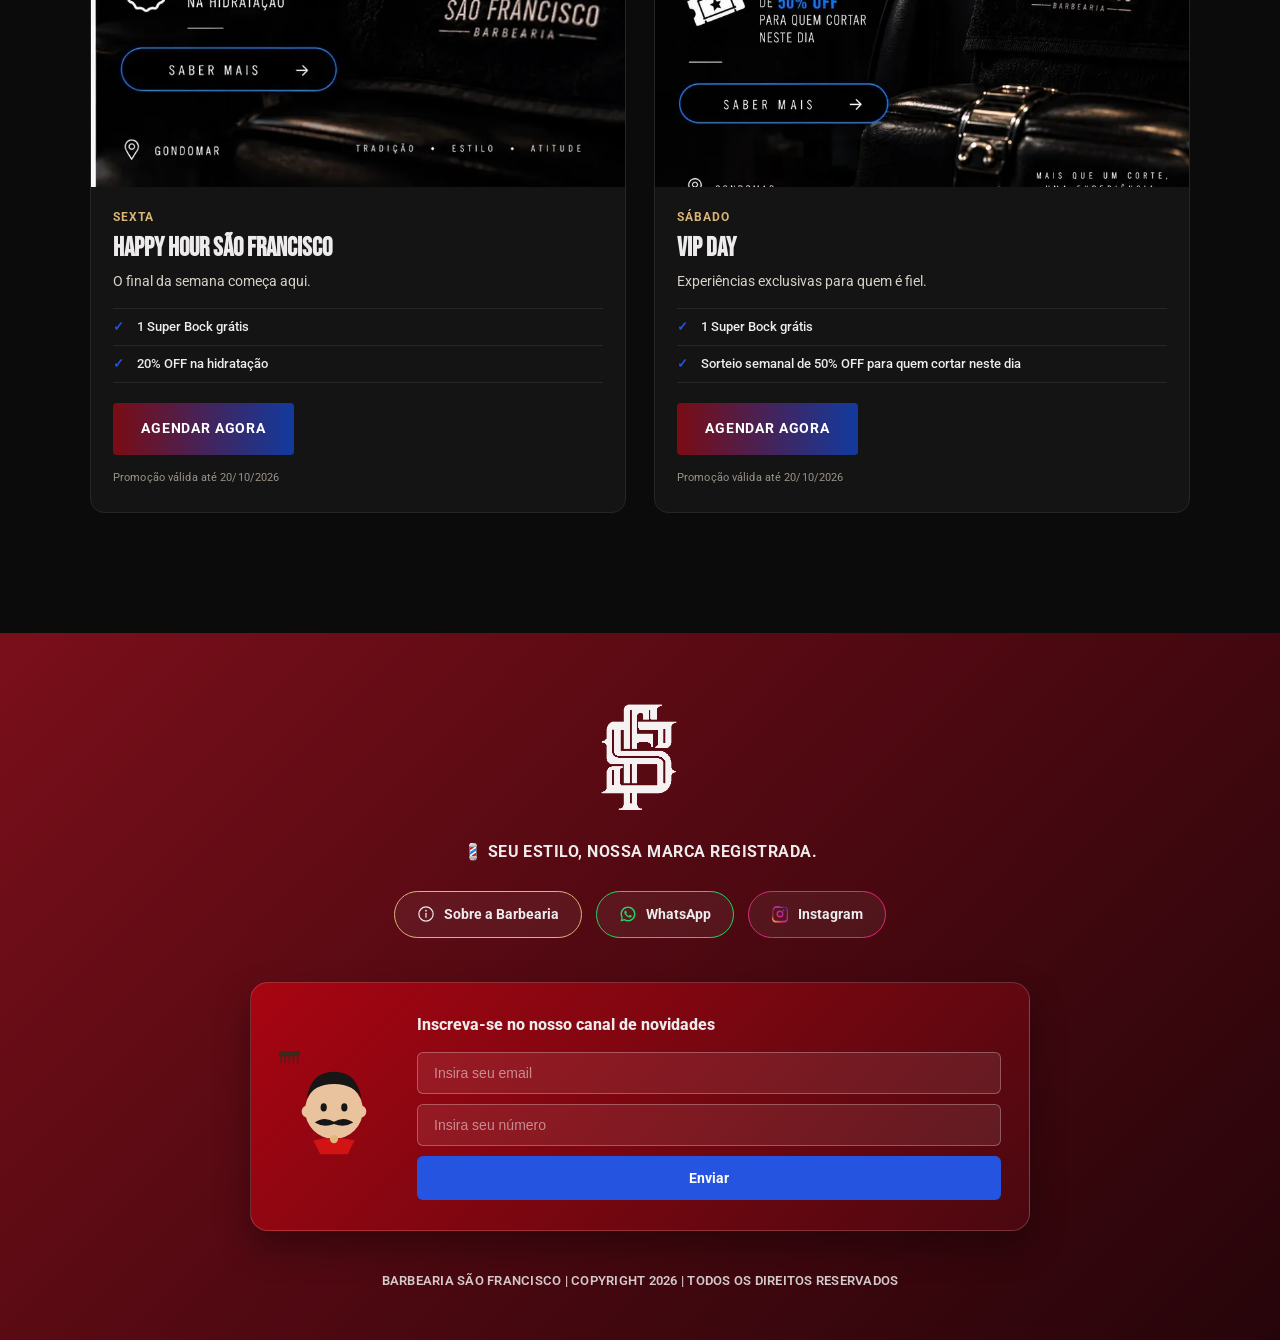
<file: promocoes.html>
<!DOCTYPE html>
<html lang="pt-PT">
<head>
<meta charset="UTF-8">
<meta name="viewport" content="width=device-width, initial-scale=1.0">
<title>Promoções | São Francisco Barbearia</title>
<meta name="description" content="Uma vantagem diferente em cada dia da semana na São Francisco Barbearia, em São Cosme, Gondomar.">
<meta name="keywords" content="promoções barbearia Gondomar, barbearia em São Cosme, barbearia em Gondomar">
<link rel="canonical" href="https://saofranciscobarbearia.com/promocoes.html">
<meta name="theme-color" content="#0B0B0C">
<link rel="icon" href="data:image/svg+xml,%3Csvg xmlns='http://www.w3.org/2000/svg' viewBox='0 0 100 100'%3E%3Crect width='100' height='100' fill='%23000000'/%3E%3Ctext x='50' y='68' font-family='Arial Black,Arial,sans-serif' font-weight='900' font-size='52' fill='%23EDEBEB' text-anchor='middle'%3ESF%3C/text%3E%3C/svg%3E">

<meta property="og:type" content="website">
<meta property="og:locale" content="pt_PT">
<meta property="og:site_name" content="São Francisco Barbearia">
<meta property="og:url" content="https://saofranciscobarbearia.com/promocoes.html">
<meta property="og:title" content="Promoções | São Francisco Barbearia">
<meta property="og:description" content="Uma vantagem diferente em cada dia da semana.">
<meta property="og:image" content="https://saofranciscobarbearia.com/assets/images/destaque-2.webp">
<meta name="twitter:card" content="summary">
<meta name="twitter:title" content="Promoções | São Francisco Barbearia">
<meta name="twitter:description" content="Uma vantagem diferente em cada dia da semana.">
<meta name="twitter:image" content="https://saofranciscobarbearia.com/assets/images/destaque-2.webp">

<link rel="preconnect" href="https://fonts.googleapis.com">
<link rel="preconnect" href="https://fonts.gstatic.com" crossorigin>
<link href="https://fonts.googleapis.com/css2?family=Bebas+Neue&family=Black+Ops+One&family=Roboto:wght@400;500;700;900&display=swap" rel="stylesheet">
<link rel="stylesheet" href="css/style.css">
<link rel="stylesheet" href="css/promos.css">
<link rel="stylesheet" href="css/cart.css">
<script type="application/ld+json">
{
  "@context": "https://schema.org",
  "@type": "Barbershop",
  "@id": "https://saofranciscobarbearia.com/#negocio",
  "name": "São Francisco Barbearia",
  "url": "https://saofranciscobarbearia.com/",
  "image": "https://saofranciscobarbearia.com/assets/images/destaque-1.webp",
  "logo": "https://saofranciscobarbearia.com/assets/images/footer-logo.webp",
  "telephone": "+351938435158",
  "description": "Barbearia em Gondomar (São Cosme), especializada em cortes masculinos, fade, barba e cuidados masculinos.",
  "address": {
    "@type": "PostalAddress",
    "streetAddress": "Travessa Monte Crasto 48, 8.º Cave",
    "addressLocality": "São Cosme, Gondomar",
    "addressRegion": "Porto",
    "postalCode": "4420-210",
    "addressCountry": "PT"
  },
  "areaServed": ["Gondomar", "São Cosme", "Porto"],
  "sameAs": ["https://www.instagram.com/saofrancisco.pt/"]
}
</script>
</head>
<body>
<a href="#main" class="skip-link">Saltar para o conteúdo</a>

<!-- ============ HEADER (idêntico ao site principal) ============ -->
<header class="site-header">
  <div class="container">
    <a href="index.html" class="logo-mark">SÃO FRANCISCO<span>BARBEARIA</span></a>

    <nav class="main-nav" aria-label="Navegação principal">
      <a href="index.html#servicos">Serviços</a>
      <a href="loja.html">Produtos</a>
      <a href="index.html#equipa">Equipa</a>
      <a href="index.html#agendar">Marcar</a>
      <a href="index.html#local">Onde estamos</a>
    </nav>

    <div class="header-actions">
      <a href="index.html#agendar" class="btn btn-primary btn-sm">Marcar já</a>
      <button type="button" class="cart-toggle" id="cartToggle" aria-label="Abrir carrinho">
        <svg viewBox="0 0 24 24" fill="none" stroke="currentColor" stroke-width="1.7"><path d="M3 4h2l2.4 12.4a2 2 0 0 0 2 1.6h7.6a2 2 0 0 0 2-1.6L21 8H6"/><circle cx="9" cy="20" r="1.4" fill="currentColor" stroke="none"/><circle cx="17" cy="20" r="1.4" fill="currentColor" stroke="none"/></svg>
        <span class="cart-count" id="cartCount">0</span>
      </button>
      <button type="button" class="nav-toggle" id="navToggle" aria-label="Abrir menu" aria-expanded="false" aria-controls="mobileNav">
        <span></span><span></span><span></span>
      </button>
    </div>
  </div>
</header>

<nav class="mobile-nav" id="mobileNav" aria-label="Navegação móvel">
  <a href="index.html#servicos">Serviços</a>
  <a href="loja.html">Produtos</a>
  <a href="index.html#equipa">Equipa</a>
  <a href="index.html#agendar">Marcar</a>
  <a href="index.html#local">Onde estamos</a>
  <a href="index.html#agendar" class="btn btn-primary">Marcar já</a>
</nav>

<main id="main">

  <!-- ============ PROMO HERO ============ -->
  <section class="shop-hero">
    <div class="container">
      <span class="eyebrow">Todos os dias tem motivo</span>
      <h1>Promoções São Francisco.</h1>
      <p class="shop-hero-sub">Uma vantagem diferente em cada dia da semana — escolha o seu.</p>
    </div>
  </section>
  <div class="stripe" aria-hidden="true"></div>

  <!-- ============ LISTA DE PROMOÇÕES ============
       Conteúdo gerado via JS a partir de um único array de dados
       (ver js/promos.js) — o mesmo ficheiro usado no destaque da
       página principal, para nunca desalinhar os dois lugares.
       ============================================================ -->
  <section id="promocoes-lista">
    <div class="container">
      <div class="promo-detail-list" id="promoDetailList"></div>
    </div>
  </section>

</main>

<!-- ============ FOOTER (idêntico ao site principal) ============ -->
<footer class="site-footer">
  <div class="container">
    <div class="footer-top">
      <img src="assets/images/footer-logo.webp" alt="São Francisco Barbearia" class="footer-logo" width="175" height="245" loading="lazy">
      <p class="footer-tagline">💈 SEU ESTILO, NOSSA MARCA REGISTRADA.</p>
      <div class="footer-links">
        <a href="index.html#sobre" class="footer-btn is-brass">
          <svg viewBox="0 0 24 24" fill="none" stroke="currentColor" stroke-width="1.6"><circle cx="12" cy="12" r="9.5"/><line x1="12" y1="11" x2="12" y2="16.2" stroke-linecap="round"/><circle cx="12" cy="7.6" r="1.15" fill="currentColor" stroke="none"/></svg>
          Sobre a Barbearia
        </a>
        <a href="https://wa.me/351938435158" target="_blank" rel="noopener" class="footer-btn is-whatsapp">
          <svg viewBox="0 0 24 24"><path fill="#25D366" d="M12 2C6.48 2 2 6.48 2 12c0 1.85.5 3.58 1.35 5.07L2 22l5.09-1.33A9.94 9.94 0 0 0 12 22c5.52 0 10-4.48 10-10S17.52 2 12 2zm0 18c-1.6 0-3.1-.43-4.4-1.19l-.31-.18-3.02.79.81-2.94-.2-.32A7.94 7.94 0 0 1 4 12c0-4.41 3.59-8 8-8s8 3.59 8 8-3.59 8-8 8zm4.36-5.86c-.24-.12-1.43-.7-1.65-.78-.22-.08-.38-.12-.54.12-.16.24-.62.78-.76.94-.14.16-.28.18-.52.06-.24-.12-1.01-.37-1.92-1.18-.71-.63-1.19-1.41-1.33-1.65-.14-.24-.02-.37.11-.49.11-.11.24-.28.36-.42.12-.14.16-.24.24-.4.08-.16.04-.3-.02-.42-.06-.12-.54-1.3-.74-1.78-.19-.46-.39-.4-.54-.4h-.46c-.16 0-.42.06-.64.3-.22.24-.84.82-.84 2s.86 2.32.98 2.48c.12.16 1.7 2.6 4.12 3.64.58.25 1.03.4 1.38.51.58.18 1.11.16 1.53.1.47-.07 1.43-.58 1.63-1.14.2-.56.2-1.04.14-1.14-.06-.1-.22-.16-.46-.28z"/></svg>
          WhatsApp
        </a>
        <a href="https://www.instagram.com/saofrancisco.pt/" target="_blank" rel="noopener" class="footer-btn is-instagram">
          <svg viewBox="0 0 24 24">
            <defs>
              <linearGradient id="igGradFooterPromo" x1="0%" y1="100%" x2="100%" y2="0%">
                <stop offset="0%" stop-color="#f9ce34"/><stop offset="30%" stop-color="#ee2a7b"/><stop offset="100%" stop-color="#6228d7"/>
              </linearGradient>
            </defs>
            <path fill="url(#igGradFooterPromo)" d="M12 2.2c3.2 0 3.58.01 4.85.07 1.17.05 1.97.24 2.43.4a4.9 4.9 0 0 1 1.77 1.15 4.9 4.9 0 0 1 1.15 1.77c.16.46.35 1.26.4 2.43.06 1.27.07 1.65.07 4.85s-.01 3.58-.07 4.85c-.05 1.17-.24 1.97-.4 2.43a4.9 4.9 0 0 1-1.15 1.77 4.9 4.9 0 0 1-1.77 1.15c-.46.16-1.26.35-2.43.4-1.27.06-1.65.07-4.85.07s-3.58-.01-4.85-.07c-1.17-.05-1.97-.24-2.43-.4a4.9 4.9 0 0 1-1.77-1.15 4.9 4.9 0 0 1-1.15-1.77c-.16-.46-.35-1.26-.4-2.43C2.21 15.58 2.2 15.2 2.2 12s.01-3.58.07-4.85c.05-1.17.24-1.97.4-2.43a4.9 4.9 0 0 1 1.15-1.77A4.9 4.9 0 0 1 5.59 1.8c.46-.16 1.26-.35 2.43-.4C9.29 1.34 9.67 1.33 12 1.33Zm0 1.8c-3.15 0-3.5.01-4.74.07-1.02.05-1.58.22-1.95.36a3.1 3.1 0 0 0-1.15.75 3.1 3.1 0 0 0-.75 1.15c-.14.37-.31.93-.36 1.95C3 8.32 2.99 8.67 2.99 12s.01 3.68.07 4.92c.05 1.02.22 1.58.36 1.95.16.44.38.79.75 1.15.36.36.71.59 1.15.75.37.14.93.31 1.95.36 1.24.06 1.59.07 4.74.07s3.5-.01 4.74-.07c1.02-.05 1.58-.22 1.95-.36a3.1 3.1 0 0 0 1.15-.75 3.1 3.1 0 0 0 .75-1.15c.14-.37.31-.93.36-1.95.06-1.24.07-1.59.07-4.92s-.01-3.68-.07-4.92c-.05-1.02-.22-1.58-.36-1.95a3.1 3.1 0 0 0-.75-1.15 3.1 3.1 0 0 0-1.15-.75c-.37-.14-.93-.31-1.95-.36C15.5 4.01 15.15 4 12 4Zm0 3.4a4.6 4.6 0 1 1 0 9.2 4.6 4.6 0 0 1 0-9.2Zm0 1.8a2.8 2.8 0 1 0 0 5.6 2.8 2.8 0 0 0 0-5.6Zm5.85-1.99a1.07 1.07 0 1 1-2.14 0 1.07 1.07 0 0 1 2.14 0Z"/>
          </svg>
          Instagram
        </a>
      </div>
    </div>

    <div class="footer-signup">
      <div class="footer-mascot" aria-hidden="true">
        <svg viewBox="0 0 160 160" xmlns="http://www.w3.org/2000/svg" id="mascotSvg">
          <circle cx="80" cy="86" r="42" fill="#E8C39E"/>
          <circle cx="42" cy="88" r="9" fill="#E8C39E"/>
          <circle cx="118" cy="88" r="9" fill="#E8C39E"/>
          <path d="M40 70 Q46 30 80 30 Q114 30 120 70 Q110 48 80 48 Q50 48 40 70 Z" fill="#161616"/>
          <ellipse class="mascot-eye" cx="65" cy="82" rx="4.5" ry="6" fill="#161616"/>
          <ellipse class="mascot-eye" cx="95" cy="82" rx="4.5" ry="6" fill="#161616"/>
          <path class="mascot-mustache" d="M52 104 Q65 94 80 103 Q95 94 108 104 Q95 112 80 106 Q65 112 52 104 Z" fill="#161616"/>
          <path d="M50 130 L60 150 L100 150 L110 130 Q80 122 50 130 Z" fill="#D11313"/>
          <circle cx="80" cy="128" r="6" fill="#DFB77A"/>
          <g class="mascot-comb">
            <rect x="0" y="0" width="30" height="8" rx="2" fill="#3a2a1a"/>
            <rect x="2" y="8" width="2" height="10" fill="#3a2a1a"/>
            <rect x="8" y="8" width="2" height="10" fill="#3a2a1a"/>
            <rect x="14" y="8" width="2" height="10" fill="#3a2a1a"/>
            <rect x="20" y="8" width="2" height="10" fill="#3a2a1a"/>
            <rect x="26" y="8" width="2" height="10" fill="#3a2a1a"/>
          </g>
        </svg>
      </div>
      <form class="footer-form" id="newsletterForm">
        <p class="footer-form-label">Inscreva-se no nosso canal de novidades</p>
        <label class="visually-hidden" for="newsletterEmail">Email</label>
        <input type="email" id="newsletterEmail" placeholder="Insira seu email" required>
        <label class="visually-hidden" for="newsletterPhone">Número de telefone</label>
        <input type="tel" id="newsletterPhone" placeholder="Insira seu número">
        <button type="submit" class="footer-submit">Enviar</button>
        <p class="footer-form-msg" id="newsletterMsg"></p>
      </form>
    </div>

    <div class="footer-bottom">
      <p class="footer-copy">BARBEARIA SÃO FRANCISCO | COPYRIGHT 2026 | TODOS OS DIREITOS RESERVADOS</p>
    </div>
  </div>
</footer>

<script src="js/cart.js"></script>
<script src="js/promos.js"></script>
<script>
  /* menu mobile + newsletter — mesma lógica usada em loja.html,
     duplicada aqui porque loja.js também renderiza o catálogo de
     produtos, que esta página não tem. */
  (function () {
    var toggle = document.getElementById('navToggle');
    var menu = document.getElementById('mobileNav');
    if (toggle && menu) {
      toggle.addEventListener('click', function () {
        var open = menu.classList.toggle('is-open');
        toggle.classList.toggle('is-open', open);
        toggle.setAttribute('aria-expanded', open ? 'true' : 'false');
        document.body.style.overflow = open ? 'hidden' : '';
      });
      Array.prototype.forEach.call(menu.querySelectorAll('a'), function (a) {
        a.addEventListener('click', function () {
          menu.classList.remove('is-open');
          toggle.classList.remove('is-open');
          toggle.setAttribute('aria-expanded', 'false');
          document.body.style.overflow = '';
        });
      });
    }
    var form = document.getElementById('newsletterForm');
    if (form) {
      form.addEventListener('submit', function (e) {
        e.preventDefault();
        var msg = document.getElementById('newsletterMsg');
        msg.textContent = 'Obrigado pelo interesse! A newsletter fica ativa muito em breve.';
        msg.classList.add('is-visible');
        form.reset();
      });
    }
    var eyes = document.querySelectorAll('.mascot-eye');
    if (eyes.length) {
      (function blink() {
        eyes.forEach(function (e) { e.style.transition = 'transform .08s'; e.style.transform = 'scaleY(0.12)'; });
        setTimeout(function () { eyes.forEach(function (e) { e.style.transform = 'scaleY(1)'; }); }, 90);
        setTimeout(blink, 2000 + Math.random() * 3000);
      })();
    }
  })();
</script>
</body>
</html>
</file>
<file: css/style.css>
/* ============================================================
   SÃO FRANCISCO BARBEARIA — stylesheet
   ============================================================ */

:root{
  /* Cor — paleta original refinada (mesma identidade: fundo escuro, azul, vermelho, brass) */
  --ink:#0B0B0C;
  --surface:#141414;
  --surface-2:#1C1C1B;
  --paper:#EDEBEB;
  --muted:#9C9389;
  --line:#2A2422;
  --blue:#2454E0;
  --blue-deep:#123A9E;
  --red:#B3121C;
  --red-deep:#7A0C14;
  --brass:#D9B477;

  --font-logo:'Black Ops One','Anton',sans-serif;
  --font-display:'Bebas Neue','Arial Narrow',Impact,sans-serif;
  --font-body:'Roboto',Arial,sans-serif;

  --container:1180px;
  --radius-sm:8px;
  --radius-md:14px;
  --ease:cubic-bezier(0.22,1,0.36,1);
}

/* ---------- reset & base ---------- */
*,*::before,*::after{box-sizing:border-box;}
*{margin:0;padding:0;}
html{scroll-behavior:smooth;-webkit-text-size-adjust:100%;}
img{max-width:100%;height:auto;display:block;}
a{color:inherit;text-decoration:none;}
button{font-family:inherit;}
ul{list-style:none;}
body{
  background:var(--ink);
  color:var(--paper);
  font-family:var(--font-body);
  line-height:1.55;
  -webkit-font-smoothing:antialiased;
}
::selection{background:var(--blue);color:#fff;}
::-webkit-scrollbar{width:10px;}
::-webkit-scrollbar-track{background:var(--ink);}
::-webkit-scrollbar-thumb{background:linear-gradient(var(--blue),var(--red));border-radius:6px;}

:focus-visible{outline:2px solid var(--brass);outline-offset:3px;}

@media (prefers-reduced-motion:reduce){
  *{animation-duration:0.01ms !important;animation-iteration-count:1 !important;transition-duration:0.01ms !important;scroll-behavior:auto !important;}
}

.container{max-width:var(--container);margin:0 auto;padding:0 24px;}
@media (min-width:900px){ .container{padding:0 40px;} }

section{padding:72px 0;}
@media (max-width:640px){ section{padding:52px 0;} }

.eyebrow{
  display:inline-flex;align-items:center;gap:10px;
  color:var(--brass);text-transform:uppercase;font-size:13px;
  letter-spacing:0.24em;font-weight:700;margin-bottom:14px;
}
.eyebrow::before{content:'';width:22px;height:1px;background:var(--brass);}

.section-head{margin-bottom:40px;max-width:640px;}
.section-head h2{
  font-family:var(--font-display);
  font-size:clamp(34px,5vw,52px);
  line-height:0.95;letter-spacing:0.01em;
  text-transform:uppercase;
  margin-bottom:14px;
}
.section-head p{color:var(--muted);font-size:16px;max-width:52ch;}
.rule{width:64px;height:3px;background:linear-gradient(90deg,var(--blue),var(--red));margin-top:16px;border-radius:2px;}

.visually-hidden{
  position:absolute;width:1px;height:1px;padding:0;margin:-1px;overflow:hidden;
  clip:rect(0,0,0,0);white-space:nowrap;border:0;
}
.skip-link{
  position:absolute;left:12px;top:-60px;background:var(--brass);color:#111;
  padding:10px 16px;border-radius:6px;font-weight:700;z-index:200;transition:top .2s;
}
.skip-link:focus{top:12px;}

/* ---------- buttons ---------- */
.btn{
  display:inline-flex;align-items:center;justify-content:center;gap:8px;
  padding:15px 28px;font-size:14px;font-weight:700;text-transform:uppercase;
  letter-spacing:0.06em;cursor:pointer;border:none;border-radius:4px;
  min-height:48px;font-family:var(--font-body);
  transition:transform .18s var(--ease),box-shadow .18s var(--ease),background .18s;
}
.btn:active{transform:translateY(1px);}
.btn-primary{
  background:linear-gradient(90deg,var(--red-deep),var(--blue-deep));
  color:#fff;
}
.btn-primary:hover{box-shadow:0 8px 22px rgba(36,84,224,0.28);transform:translateY(-2px);}
.btn-outline{
  background:transparent;border:1.5px solid rgba(237,235,235,0.55);color:var(--paper);
}
.btn-outline:hover{border-color:var(--brass);color:var(--brass);}
.btn-block{width:100%;}
.btn-sm{padding:10px 20px;min-height:40px;font-size:13px;}
@media (max-width:520px){
  .btn{width:100%;}
  .btn-row .btn{width:auto;flex:1 1 auto;}
}

/* ============================================================
   ENTRY SPLASH — abertura cinematográfica (só na primeira visita)
   ============================================================ */
.entry-splash{
  position:fixed;top:76px;left:0;right:0;bottom:0;z-index:90;
  display:flex;align-items:center;justify-content:center;
  background:#050506;overflow:hidden;
  transition:opacity .7s var(--ease), visibility .7s var(--ease), transform .7s var(--ease);
}
/* fundo: degradê sofisticado azul + roxo + rosa, muito discreto,
   surge devagar e depois deriva lentamente para dar profundidade */
.entry-splash-bg{
  position:absolute;inset:0;z-index:0;pointer-events:none;
  opacity:0;animation:entrySplashBgIn 1.6s var(--ease) forwards;
}
.entry-splash-bg::before{
  content:'';position:absolute;inset:-15%;
  background:
    radial-gradient(ellipse 55% 45% at 24% 28%, rgba(36,84,224,0.24) 0%, transparent 62%),
    radial-gradient(ellipse 50% 42% at 76% 32%, rgba(124,58,237,0.20) 0%, transparent 60%),
    radial-gradient(ellipse 55% 46% at 50% 82%, rgba(219,39,119,0.16) 0%, transparent 62%);
  filter:blur(30px);
  animation:entrySplashBgDrift 16s ease-in-out infinite alternate;
}
@keyframes entrySplashBgIn{from{opacity:0;}to{opacity:1;}}
@keyframes entrySplashBgDrift{
  0%{transform:translate(-2%,-1%) scale(1);}
  100%{transform:translate(2%,1.5%) scale(1.06);}
}
.entry-splash-content{
  position:relative;z-index:2;text-align:center;padding:32px;
  transform:translateY(0);transition:transform .7s var(--ease), opacity .7s var(--ease);
}
.entry-splash-logo{
  font-family:var(--font-logo);text-transform:uppercase;color:var(--paper);
  font-size:clamp(30px,6.4vw,58px);letter-spacing:0.02em;margin-bottom:18px;line-height:1.15;
  opacity:0;transform:scale(.92);
  animation:entrySplashLogoIn .9s var(--ease) .3s forwards;
}
.entry-splash-logo-line1,.entry-splash-logo-line2{display:block;}
.entry-splash-logo-line2{font-size:0.55em;letter-spacing:0.08em;color:var(--brass);margin-top:4px;}
@keyframes entrySplashLogoIn{
  0%{opacity:0;transform:scale(.92);text-shadow:0 8px 30px rgba(0,0,0,0.6);}
  60%{opacity:1;transform:scale(1.015);text-shadow:0 0 34px rgba(217,180,119,0.35),0 8px 30px rgba(0,0,0,0.6);}
  100%{opacity:1;transform:scale(1);text-shadow:0 8px 30px rgba(0,0,0,0.6);}
}
.entry-splash-eyebrow{
  font-weight:700;font-size:13px;letter-spacing:0.4em;text-transform:uppercase;
  color:var(--brass);margin-bottom:14px;
  opacity:0;transform:translateY(8px);
  animation:entrySplashFadeUp .6s var(--ease) 1.2s forwards;
}
.entry-splash-tagline{
  font-family:var(--font-display);color:var(--paper);text-transform:uppercase;
  font-size:clamp(17px,3vw,26px);font-weight:700;letter-spacing:0.03em;
  margin-bottom:40px;
  opacity:0;transform:translateY(10px);
  animation:entrySplashFadeUp .8s var(--ease) 1.5s forwards;
}
@keyframes entrySplashFadeUp{
  0%{opacity:0;transform:translateY(10px);}
  100%{opacity:1;transform:translateY(0);}
}
.entry-splash-btn{
  display:inline-flex;align-items:center;gap:13px;
  font-family:var(--font-body);font-weight:700;font-size:14px;letter-spacing:0.12em;
  text-transform:uppercase;color:var(--paper);background:transparent;
  border:1.5px solid var(--brass);border-radius:999px;padding:18px 44px;
  cursor:pointer;position:relative;overflow:hidden;
  transition:color .3s var(--ease), box-shadow .3s var(--ease);
  opacity:0;transform:translateY(10px);
  animation:entrySplashBtnIn .6s var(--ease) 2.4s forwards;
}
.entry-splash-btn-arrow{display:inline-block;transition:transform .3s var(--ease);}
.entry-splash-btn:hover .entry-splash-btn-arrow{transform:translateX(4px);}
@keyframes entrySplashBtnIn{
  0%,99.9%{pointer-events:none;}
  0%{opacity:0;transform:translateY(10px);}
  100%{opacity:1;transform:translateY(0);pointer-events:auto;}
}
/* brilho único a passar pelo botão, logo depois de aparecer */
.entry-splash-btn::after{
  content:'';position:absolute;inset:0;z-index:0;
  background:linear-gradient(120deg,transparent 42%,rgba(255,255,255,0.5) 50%,transparent 58%);
  background-size:250% 100%;background-position:150% 0;
  opacity:0;pointer-events:none;
  animation:entrySplashBtnShine 1s ease-out 3.05s 1 forwards;
}
@keyframes entrySplashBtnShine{
  0%{opacity:1;background-position:150% 0;}
  100%{opacity:0;background-position:-40% 0;}
}
.entry-splash-btn::before{
  content:'';position:absolute;inset:0;z-index:-1;
  background:linear-gradient(90deg,var(--red-deep),var(--blue-deep));
  transform:scaleX(0);transform-origin:left;
  transition:transform .4s var(--ease);
}
.entry-splash-btn:hover::before,.entry-splash-btn:focus-visible::before{transform:scaleX(1);}
.entry-splash-btn:hover,.entry-splash-btn:focus-visible{
  border-color:transparent;box-shadow:0 10px 30px rgba(36,84,224,0.35);
}
.entry-pulse-dot{
  position:relative;width:9px;height:9px;border-radius:50%;
  background:var(--brass);flex:0 0 auto;
}
.entry-pulse-dot::before,.entry-pulse-dot::after{
  content:'';position:absolute;inset:0;border-radius:50%;
  border:1.5px solid var(--brass);
  animation:entryPulse 1.8s ease-out infinite;
}
.entry-pulse-dot::after{animation-delay:.9s;}
@keyframes entryPulse{
  0%{transform:scale(1);opacity:0.9;}
  100%{transform:scale(4.2);opacity:0;}
}
/* saída premium: fade-out + leve zoom, para dar sensação de "entrar"
   na experiência em vez de simplesmente fechar uma tela */
.entry-splash.is-hidden{opacity:0;visibility:hidden;pointer-events:none;transform:scale(1.04);}
.entry-splash.is-hidden .entry-splash-content{transform:translateY(-16px);opacity:0;}
body.entry-locked{overflow:hidden;height:100vh;}
@media (max-width:640px){
  .entry-splash-logo{animation-delay:.2s;margin-bottom:14px;}
  .entry-splash-eyebrow{animation-delay:.85s;}
  .entry-splash-tagline{animation-delay:1.1s;margin-bottom:32px;}
  .entry-splash-btn{animation-delay:1.85s;padding:16px 36px;}
  .entry-splash-btn::after{animation-delay:2.45s;}
}
@media (prefers-reduced-motion:reduce){
  .entry-splash,.entry-splash-content{transition:none;}
  .entry-splash-bg,.entry-splash-bg::before{animation:none;opacity:1;}
  .entry-splash-logo,.entry-splash-eyebrow,.entry-splash-tagline,.entry-splash-btn{
    animation:none !important;opacity:1 !important;transform:none !important;
  }
  .entry-splash-btn::after{animation:none !important;display:none;}
}

/* ============================================================
   HEADER
   ============================================================ */
.site-header{
  position:fixed;top:0;left:0;right:0;z-index:100;
  background:rgba(11,11,12,0.88);backdrop-filter:blur(10px);
  border-bottom:1px solid var(--line);
}
.site-header .container{
  display:flex;align-items:center;justify-content:space-between;
  height:76px;
}
.logo-mark{
  font-family:var(--font-logo);font-size:16px;line-height:1.1;
  text-transform:uppercase;letter-spacing:0.03em;color:var(--paper);
  display:flex;flex-direction:column;
}
.logo-mark span{font-size:11px;color:var(--brass);letter-spacing:0.14em;margin-top:3px;}

.main-nav{display:flex;align-items:center;gap:36px;}
.main-nav a{
  font-size:13px;text-transform:uppercase;letter-spacing:0.08em;font-weight:600;
  position:relative;padding:6px 0;
}
.main-nav a::after{
  content:'';position:absolute;left:0;right:100%;bottom:0;height:2px;
  background:linear-gradient(90deg,var(--blue),var(--red));transition:right .25s var(--ease);
}
.main-nav a:hover::after{right:0;}

.header-actions{display:flex;align-items:center;gap:20px;}

.nav-toggle{
  display:none;flex-direction:column;justify-content:center;gap:5px;
  width:40px;height:40px;background:none;border:none;cursor:pointer;
}
.nav-toggle span{width:100%;height:2px;background:var(--paper);border-radius:2px;transition:transform .25s,opacity .25s;}
.nav-toggle.is-open span:nth-child(1){transform:translateY(7px) rotate(45deg);}
.nav-toggle.is-open span:nth-child(2){opacity:0;}
.nav-toggle.is-open span:nth-child(3){transform:translateY(-7px) rotate(-45deg);}

.mobile-nav{
  display:none;position:fixed;top:76px;left:0;right:0;bottom:0;
  background:var(--ink);z-index:99;padding:32px 24px;
  flex-direction:column;gap:4px;transform:translateY(-8px);opacity:0;
  pointer-events:none;transition:opacity .22s var(--ease),transform .22s var(--ease);
}
.mobile-nav.is-open{opacity:1;transform:translateY(0);pointer-events:auto;}
.mobile-nav a{
  font-family:var(--font-display);font-size:32px;text-transform:uppercase;
  padding:16px 4px;border-bottom:1px solid var(--line);
}
.mobile-nav .btn{margin-top:24px;}

@media (max-width:860px){
  .main-nav{display:none;}
  .header-actions .btn{display:none;}
  .nav-toggle{display:flex;}
  .mobile-nav{display:flex;}
}

/* ============================================================
   HERO
   ============================================================ */
.hero{
  position:relative;padding:150px 0 0;overflow:hidden;
  min-height:92vh;display:flex;align-items:flex-end;
}
.hero-media{
  position:absolute;inset:0;z-index:0;background:#0D0D0D;
}
.hero-media video{
  width:100%;height:100%;object-fit:cover;object-position:50% 50%;position:absolute;inset:0;
}
.hero-media::after{
  content:'';position:absolute;inset:0;
  background:
    linear-gradient(180deg,rgba(9,9,10,0.35) 0%,rgba(9,9,10,0.25) 30%,rgba(8,8,9,0.94) 88%,#0B0B0C 100%),
    linear-gradient(90deg,rgba(6,6,7,0.55) 0%,rgba(6,6,7,0.05) 45%,rgba(6,6,7,0.05) 60%,rgba(6,6,7,0.5) 100%);
}
.hero-content{position:relative;z-index:2;padding-bottom:64px;width:100%;}
.hero-temp-note{
  margin-top:22px;font-size:11.5px;color:rgba(217,180,119,0.85);
  background:rgba(0,0,0,0.4);border:1px dashed rgba(217,180,119,0.4);
  border-radius:6px;padding:7px 12px;display:inline-block;max-width:100%;
}
.hero-temp-note code{font-family:monospace;color:var(--paper);word-break:break-all;}
.hero-location{
  font-weight:700;font-size:14px;letter-spacing:0.4em;text-transform:uppercase;
  color:var(--brass);margin-bottom:10px;
}
.hero h1{
  font-family:var(--font-logo);text-transform:uppercase;
  font-size:clamp(34px,10vw,104px);line-height:0.98;letter-spacing:0.01em;
  margin-bottom:22px;
}
.hero h1 .word-nowrap{display:inline-block;white-space:nowrap;}
.hero h1 .drop-letter{
  display:inline-block;
  background-image:linear-gradient(180deg,#f2f2f2 0%,#b9b9b9 38%,#3a3a3a 72%,#0a0a0a 100%);
  background-clip:text;-webkit-background-clip:text;color:transparent;
  -webkit-text-stroke:1px rgba(0,0,0,0.5);
  filter:drop-shadow(0 6px 18px rgba(0,0,0,0.6));
  opacity:0;transform:translateY(-90px) rotate(-10deg);
  animation:dropIn .75s var(--ease) forwards;
}
@keyframes dropIn{
  60%{opacity:1;}
  100%{opacity:1;transform:translateY(0) rotate(0);}
}
.hero p.tagline{
  max-width:520px;font-size:18px;color:#D3CCC2;margin-bottom:32px;
}
.hero-actions{display:flex;flex-wrap:wrap;gap:16px;}

.stripe{height:5px;background:linear-gradient(90deg,var(--blue),var(--red));}

/* ============================================================
   PLACEHOLDER (imagens em falta)
   ============================================================ */
.asset-placeholder{
  position:relative;display:flex;align-items:center;justify-content:center;
  text-align:center;background:
    repeating-linear-gradient(-45deg, rgba(255,255,255,0.035) 0 22px, transparent 22px 44px),
    var(--surface);
  border:1.5px dashed rgba(217,180,119,0.55);
  color:var(--muted);padding:36px 20px;
}
.asset-placeholder .ph-icon{
  width:44px;height:44px;margin:0 auto 14px;color:var(--paper);opacity:.85;
}
.asset-placeholder strong{
  display:block;color:var(--paper);font-size:14px;letter-spacing:0.03em;
  text-transform:uppercase;margin-bottom:6px;
}
.asset-placeholder small{display:block;font-size:12px;color:var(--brass);margin-top:6px;font-family:monospace;}

/* ============================================================
   DESTAQUES (cards lado a lado)
   ============================================================ */
.feature-cards{
  display:grid;gap:24px;grid-template-columns:1fr;
}
@media (min-width:860px){
  .feature-cards{grid-template-columns:1fr 1fr;}
}
.feature-card{
  background:var(--surface);border:1px solid var(--line);border-radius:var(--radius-md);
  padding:28px;
}
.feature-card-inner{
  display:grid;gap:20px;grid-template-columns:1fr;align-items:start;
}
@media (min-width:560px){
  .feature-card-inner{grid-template-columns:1fr 1fr;align-items:stretch;}
}
.feature-card-media{
  border-radius:var(--radius-sm);overflow:hidden;aspect-ratio:4/5;background:var(--ink);
}
@media (min-width:560px){
  .feature-card-media{aspect-ratio:auto;height:100%;min-height:360px;}
}
.feature-card-media img{width:100%;height:100%;object-fit:cover;display:block;}
.feature-card-text h3{
  font-family:var(--font-display);font-size:clamp(24px,3vw,30px);
  text-transform:uppercase;line-height:1.08;margin-bottom:20px;letter-spacing:0.01em;
  font-weight:400;
}
.feature-card-text h3 .accent{color:var(--blue);text-decoration:underline;text-underline-offset:5px;}
.feature-list{display:flex;flex-direction:column;gap:0;}
.feature-item{
  display:flex;gap:14px;padding:14px 0;border-top:1px solid var(--line);
}
.feature-item:last-child{padding-bottom:0;}
.feature-icon{
  flex:0 0 auto;width:38px;height:38px;border-radius:50%;
  border:1.5px solid var(--blue);color:var(--paper);
  display:flex;align-items:center;justify-content:center;
}
.feature-icon svg{width:17px;height:17px;}
.feature-item h4{font-size:14.5px;font-weight:700;margin-bottom:2px;}
.feature-item p{font-size:13px;color:var(--muted);}
.feature-card-divider{
  display:flex;align-items:center;gap:14px;margin-top:24px;color:var(--blue);
}
.feature-card-divider .line{flex:1 1 auto;height:1px;background:var(--line);}
.feature-card-divider svg{width:18px;height:18px;flex:0 0 auto;}

/* ============================================================
   SERVIÇOS (cards reais)
   ============================================================ */
.services-grid{
  display:grid;gap:22px;
  grid-template-columns:repeat(auto-fit,minmax(240px,1fr));
}
/* "Ver mais serviços" — atalho direto para a marcação (ver #agendar),
   sem abrir/expandir mais cards. Reaproveita o padrão visual do
   btn-outline já usado no site (ex.: is-club). */
.services-more-cta{text-align:center;margin-top:36px;}
.btn-outline.is-services-more{
  border-color:rgba(217,180,119,0.55);
  box-shadow:0 0 20px rgba(217,180,119,0.08);
  display:inline-flex;align-items:center;gap:8px;
  transition:box-shadow .35s var(--ease),transform .35s var(--ease),border-color .35s var(--ease),filter .35s var(--ease);
}
.btn-outline.is-services-more .arrow{display:inline-block;transition:transform .35s var(--ease);}
.btn-outline.is-services-more:hover{
  border-color:var(--brass);box-shadow:0 0 28px rgba(217,180,119,0.2);
  transform:translateY(-2px);filter:brightness(1.06);
}
.btn-outline.is-services-more:hover .arrow{transform:translateX(4px);}
@media (max-width:640px){
  .services-more-cta{margin-top:24px;}
  .services-more-cta .btn{width:100%;text-align:center;}
  .btn-outline.is-services-more:active{transform:scale(.98);}
}
.service-card{
  background:var(--surface);border:1px solid var(--line);
  border-radius:var(--radius-md) var(--radius-md) 4px 4px;
  overflow:hidden;display:flex;flex-direction:column;
  transition:border-color .2s,transform .2s var(--ease);
}
.service-card:hover{border-color:var(--brass);transform:translateY(-3px);}
.service-photo{aspect-ratio:3/4;overflow:hidden;background:#000;}
.service-photo img{width:100%;height:100%;object-fit:cover;transition:transform .5s var(--ease);}
.service-card:hover .service-photo img{transform:scale(1.045);}
.service-body{padding:20px 20px 22px;display:flex;flex-direction:column;flex:1;}
.service-top{display:flex;justify-content:space-between;align-items:flex-start;gap:10px;margin-bottom:10px;}
.service-body h3{
  font-family:var(--font-display);font-size:22px;text-transform:uppercase;
  line-height:1.05;letter-spacing:0.01em;
}
.service-icon{
  flex:0 0 auto;width:38px;height:38px;border-radius:50%;border:1.5px solid var(--paper);
  display:flex;align-items:center;justify-content:center;opacity:.85;
}
.service-icon svg{width:18px;height:18px;}
.service-desc{font-size:14px;color:var(--muted);margin-bottom:14px;}
.service-checklist{margin-bottom:18px;flex:1;}
.service-checklist li{
  display:flex;gap:8px;font-size:13.5px;color:#D8D2C8;padding:5px 0;align-items:flex-start;
}
.service-checklist li::before{content:'✓';color:var(--brass);font-weight:700;flex:0 0 auto;}
.service-footer{
  display:flex;align-items:center;justify-content:space-between;
  border-top:1px solid var(--line);padding-top:14px;
}
.service-price{font-family:var(--font-display);font-size:26px;color:var(--brass);letter-spacing:0.02em;}
.service-cta{
  font-size:12px;text-transform:uppercase;letter-spacing:0.06em;font-weight:700;
  color:var(--paper);border:1px solid var(--line);border-radius:4px;padding:9px 14px;
  transition:background .18s,border-color .18s;
}
.service-card:hover .service-cta{border-color:var(--brass);background:rgba(217,180,119,0.08);}

/* ============================================================
   SOBRE
   ============================================================ */
.sobre{position:relative;overflow:hidden;}
.sobre-bg{
  position:absolute;inset:0;background-size:cover;background-position:center;
  opacity:0.48;filter:brightness(0.65) saturate(0.8) blur(1px);
}
.sobre-overlay{
  position:absolute;inset:0;
  background:radial-gradient(ellipse at center,rgba(6,6,6,0.68) 0%,rgba(5,5,5,0.85) 55%,rgba(2,2,2,0.96) 100%);
}
.sobre .container{position:relative;z-index:2;max-width:760px;}
.sobre-quote{
  font-family:var(--font-display);font-size:clamp(26px,3.6vw,34px);
  line-height:1.2;margin-bottom:24px;text-transform:uppercase;letter-spacing:0.01em;
}
.sobre p{color:#D8D2C8;margin-bottom:16px;font-size:16px;line-height:1.75;}
.sobre p:last-of-type{margin-bottom:0;color:var(--paper);font-weight:500;}

/* ============================================================
   EQUIPA
   ============================================================ */
.team-grid{display:grid;gap:20px;grid-template-columns:repeat(2,1fr);}
@media (min-width:640px){ .team-grid{grid-template-columns:repeat(4,1fr);} }
.team-member{display:block;}
.team-photo{
  position:relative;aspect-ratio:3/4;border-radius:var(--radius-md);overflow:hidden;
  border:1px solid var(--line);background:var(--surface);
  transition:transform .3s var(--ease),border-color .3s var(--ease);
}
.team-member:hover .team-photo{transform:translateY(-4px);border-color:var(--brass);}
.team-photo img{width:100%;height:100%;object-fit:cover;transition:transform .5s var(--ease);}
.team-member:hover .team-photo img{transform:scale(1.05);}
.team-photo-scrim{
  position:absolute;inset:0;
  background:linear-gradient(180deg,rgba(0,0,0,0) 45%,rgba(6,6,7,0.85) 100%);
}
.team-photo-caption{
  position:absolute;left:0;right:0;bottom:0;padding:16px;
  display:flex;flex-direction:column;
}
.team-photo-caption strong{
  font-family:var(--font-display);font-size:20px;letter-spacing:0.02em;
  text-transform:uppercase;color:var(--paper);line-height:1.1;
}
.team-photo-caption em{
  font-style:normal;font-size:11px;color:var(--brass);margin-top:2px;
  text-transform:uppercase;letter-spacing:0.1em;font-weight:700;
}

/* ============================================================
   AGENDAR
   ============================================================ */
.agendar{
  background:#FFFFFF;color:#1C1A17;
  --ink:#F6F3EE; --paper:#1C1A17; --muted:#6B6255; --line:#E3DDD1;
  --surface:#FFFFFF; --surface-2:#F0ECE4; --brass:#9C7A34;
}
.agendar .eyebrow::before{background:var(--brass);}
.agendar .btn-outline{border-color:#C9C0AF;color:#1C1A17;}
.agendar .btn-outline:hover{border-color:var(--brass);color:var(--brass);}
.agendar-layout{display:grid;gap:40px;grid-template-columns:1fr;}
@media (min-width:960px){ .agendar-layout{grid-template-columns:1.3fr 1fr;align-items:start;} }

.service-picker-list{
  display:grid;gap:10px;grid-template-columns:repeat(auto-fill,minmax(240px,1fr));
  max-height:520px;overflow-y:auto;padding-right:6px;
}
.service-option{
  position:relative;display:block;cursor:pointer;
}
.service-option input{position:absolute;opacity:0;pointer-events:none;}
.service-option .opt-card{
  display:flex;align-items:center;justify-content:space-between;gap:10px;
  padding:14px 16px;border:1.5px solid var(--line);border-radius:8px;
  background:var(--ink);transition:border-color .18s,background .18s;
  box-shadow:0 1px 3px rgba(30,25,15,0.05);
}
.service-option .opt-name{font-size:14.5px;font-weight:500;}
.service-option .opt-price{font-family:var(--font-display);font-size:18px;color:var(--brass);}
.service-option input:checked + .opt-card{
  border-color:var(--blue);background:rgba(36,84,224,0.08);
}
.service-option input:focus-visible + .opt-card{outline:2px solid var(--brass);outline-offset:2px;}
.service-option .opt-check{
  width:20px;height:20px;border-radius:5px;border:1.5px solid #B9AF9C;
  flex:0 0 auto;display:flex;align-items:center;justify-content:center;
}
.service-option input:checked + .opt-card .opt-check{background:var(--blue);border-color:var(--blue);}
.service-option input:checked + .opt-card .opt-check::after{content:'✓';color:#fff;font-size:12px;font-weight:700;}

.booking-side{
  background:var(--ink);border:1px solid var(--line);border-radius:var(--radius-md);
  padding:24px;position:sticky;top:96px;
}
.booking-side h3{font-family:var(--font-display);font-size:20px;text-transform:uppercase;margin-bottom:16px;}
.barber-grid{display:grid;grid-template-columns:repeat(4,1fr);gap:10px;margin-bottom:22px;}
.barber-option{
  display:flex;flex-direction:column;align-items:center;gap:8px;
  background:var(--surface-2);border:1.5px solid var(--line);border-radius:10px;
  padding:12px 6px;cursor:pointer;transition:border-color .18s,background .18s;
}
.barber-option:hover{border-color:var(--brass);}
.barber-option.is-selected{border-color:var(--blue);background:rgba(36,84,224,0.1);}
.barber-photo{width:52px;height:52px;border-radius:50%;overflow:hidden;background:var(--line);}
.barber-photo img{width:100%;height:100%;object-fit:cover;}
.barber-name{font-size:12.5px;font-weight:700;}

.booking-summary{
  display:flex;justify-content:space-between;align-items:center;
  background:var(--surface-2);border-radius:8px;padding:14px 16px;margin-bottom:16px;
  font-size:14px;font-weight:700;
}
#summaryTotal{font-family:var(--font-display);font-size:22px;color:var(--brass);}
.booking-actions{display:flex;flex-direction:column;gap:10px;}
.booking-warning{
  color:#B3261E;font-size:13px;font-weight:600;margin-top:12px;display:none;
}
.booking-warning.is-visible{display:block;}


/* ============================================================
   LOCAL
   ============================================================ */
.local-layout{display:grid;gap:32px;grid-template-columns:1fr;}
@media (min-width:860px){ .local-layout{grid-template-columns:0.9fr 1.1fr;align-items:center;} }
.local-heading{font-family:var(--font-display);font-size:clamp(30px,4vw,44px);text-transform:uppercase;line-height:1;margin-bottom:6px;}
.local-heading .accent{color:var(--red);}
.local-address{font-size:15px;color:var(--muted);margin-bottom:24px;line-height:1.7;}
.local-address strong{color:var(--paper);display:block;font-size:16px;margin-bottom:4px;}
.map-embed{border-radius:var(--radius-md);overflow:hidden;border:1px solid var(--line);aspect-ratio:4/3;}
.map-embed iframe{width:100%;height:100%;border:0;}

/* ============================================================
   CLUBE
   ============================================================ */
#clube{
  position:relative;overflow:hidden;
  padding:104px 0 96px;
  background:
    radial-gradient(ellipse 60% 50% at 12% 0%,rgba(36,84,224,0.10) 0%,transparent 60%),
    radial-gradient(ellipse 60% 50% at 88% 100%,rgba(179,18,28,0.09) 0%,transparent 60%),
    var(--ink);
  border-top:1px solid var(--line);border-bottom:1px solid var(--line);
}
/* Duas manchas de luz suaves e estáticas — puro CSS, sem imagens nem
   animação pesada, só para dar profundidade ao fundo da secção. */
.club-glow-a,.club-glow-b{position:absolute;border-radius:50%;filter:blur(70px);pointer-events:none;z-index:0;}
.club-glow-a{width:420px;height:420px;top:-140px;left:-120px;background:radial-gradient(circle,rgba(36,84,224,0.22) 0%,transparent 70%);}
.club-glow-b{width:420px;height:420px;bottom:-160px;right:-120px;background:radial-gradient(circle,rgba(179,18,28,0.20) 0%,transparent 70%);}
#clube > .container{position:relative;z-index:1;}
.club-intro-text{font-size:17px;line-height:1.7;color:#D8D2C8;max-width:820px;margin-bottom:36px;}
.club-intro-text strong{color:var(--paper);}
.club-banner{
  position:relative;border-radius:var(--radius-md);overflow:hidden;
  background-image:url('../assets/images/club-banner-bg.webp');
  background-size:cover;background-position:center;
  padding:36px;display:flex;flex-wrap:wrap;gap:28px;align-items:center;
  border:1px solid rgba(217,180,119,0.18);
  box-shadow:0 0 0 1px rgba(0,0,0,0.4),0 24px 60px -24px rgba(36,84,224,0.35),0 24px 60px -30px rgba(179,18,28,0.3);
}
.club-banner::before{
  content:'';position:absolute;inset:0;z-index:0;
  background:linear-gradient(100deg,rgba(6,6,7,0.82) 0%,rgba(6,6,7,0.55) 45%,rgba(6,6,7,0.75) 100%);
}
.club-banner::after{
  content:'';position:absolute;inset:0;z-index:0;pointer-events:none;
  background:
    radial-gradient(ellipse at 0% 100%,rgba(36,84,224,0.16) 0%,transparent 55%),
    radial-gradient(ellipse at 100% 0%,rgba(179,18,28,0.14) 0%,transparent 55%);
}
.club-banner > *{position:relative;z-index:1;}
.club-banner-badge{
  border:2px solid var(--paper);border-radius:10px;padding:20px 26px;text-align:center;flex-shrink:0;
  background:rgba(0,0,0,0.35);
  box-shadow:0 0 22px rgba(217,180,119,0.12);
}
.club-banner-badge strong{font-family:var(--font-logo);font-size:24px;line-height:1.22;letter-spacing:0.03em;display:block;text-shadow:0 0 20px rgba(217,180,119,0.25);}
.club-banner-badge span{font-size:13px;color:var(--muted);display:block;margin-top:8px;letter-spacing:0.02em;}
/* entrada suave do badge (título + frase) quando a secção do clube
   entra no viewport — ver #clube.is-visible mais abaixo */
.club-banner-badge strong,.club-banner-badge span{
  opacity:0;transform:translateY(10px);
  transition:opacity .6s var(--ease),transform .6s var(--ease);
}
#clube.is-visible .club-banner-badge strong{opacity:1;transform:translateY(0);transition-delay:.1s;}
#clube.is-visible .club-banner-badge span{opacity:1;transform:translateY(0);transition-delay:.3s;}
.club-banner-info{flex:1 1 320px;min-width:240px;}
.club-banner-info p{font-size:14px;color:#D8D2C8;line-height:1.6;margin-bottom:16px;}
.club-checklist{background:var(--red-deep);border-radius:10px;padding:16px 20px;}
.club-checklist p{font-size:13px;margin-bottom:6px;color:var(--paper);}
.club-checklist p:last-child{margin-bottom:0;}

.club-more-cta{text-align:center;margin-top:28px;}
.btn-outline.is-club{
  border-color:rgba(217,180,119,0.55);
  box-shadow:0 0 24px rgba(217,180,119,0.10);
  transition:box-shadow .3s var(--ease),transform .3s var(--ease),border-color .3s var(--ease),filter .3s var(--ease);
  display:inline-flex;align-items:center;gap:8px;
}
.btn-outline.is-club::after{
  content:'→';display:inline-block;transition:transform .3s var(--ease);
}
.btn-outline.is-club:hover{
  border-color:var(--brass);box-shadow:0 0 34px rgba(217,180,119,0.26);
  transform:translateY(-2px) scale(1.02);filter:brightness(1.08);
}
.btn-outline.is-club:hover::after{transform:translateX(4px);}
/* entrada por último na sequência da secção do clube */
.club-more-cta{opacity:0;transform:translateY(14px);transition:opacity .6s var(--ease),transform .6s var(--ease);}
#clube.is-visible .club-more-cta{opacity:1;transform:translateY(0);transition-delay:1.05s;}

.club-plans{max-width:900px;margin:48px auto 0;}
.club-plans-grid{display:grid;grid-template-columns:repeat(2,1fr);gap:28px;align-items:stretch;}
.club-plans-grid .plan-card{display:flex;flex-direction:column;}
.club-plans-grid .plan-access{margin-top:auto;}

.plan-card{
  background:linear-gradient(180deg,#1e1e1e 0%,#000 100%);
  border:1px solid rgba(255,255,255,0.14);border-radius:var(--radius-md);padding:32px 28px;
  box-shadow:0 24px 60px -30px rgba(36,84,224,0.34),0 24px 60px -32px rgba(179,18,28,0.28),0 1px 0 rgba(255,255,255,0.05) inset;
  transition:transform .35s var(--ease),box-shadow .35s var(--ease),border-color .35s var(--ease);
}
/* a entrada em sequência (fade+subida) é só para os cards do resumo do
   clube na home (dentro de #clube); em clube.html os mesmos cards
   (.plan-card fora de #clube) continuam sempre visíveis, sem animação */
#clube .plan-card{opacity:0;transform:translateY(24px);}
#clube.is-visible .plan-card{opacity:1;transform:translateY(0);transition-delay:.55s;}
#clube.is-visible .plan-card#cardGold{transition-delay:.7s;}
.plan-card:hover,#clube.is-visible .plan-card:hover{
  transform:translateY(-6px);
  border-color:rgba(217,180,119,0.45);
  box-shadow:0 32px 70px -26px rgba(36,84,224,0.46),0 32px 70px -26px rgba(179,18,28,0.38),0 1px 0 rgba(255,255,255,0.08) inset;
}
.plan-ticket-wrap{
  position:relative;display:flex;justify-content:center;padding:28px 16px;margin-bottom:8px;
  border-radius:16px;background:linear-gradient(160deg,rgba(255,255,255,0.10),rgba(255,255,255,0.02));
  border:1px solid rgba(255,255,255,0.08);
}
.plan-ticket-wrap::before{content:'';position:absolute;inset:10px;border-radius:50%;filter:blur(26px);opacity:.65;z-index:0;}
.plan-ticket-wrap.is-black::before{background:radial-gradient(circle,#C7CCD1 0%,transparent 72%);}
.plan-ticket-wrap.is-gold::before{background:radial-gradient(circle,#D4A72C 0%,transparent 72%);}
.plan-ticket-wrap img{
  position:relative;z-index:1;width:100%;max-width:260px;
  filter:drop-shadow(0 14px 26px rgba(0,0,0,0.55)) contrast(1.06) saturate(1.08);
  image-rendering:auto;backface-visibility:hidden;transform:translateZ(0);
}
.plan-name{font-size:14px;color:var(--muted);margin:8px 0;}
.plan-price{font-family:var(--font-display);font-size:42px;margin-bottom:14px;}
.plan-desc{font-size:14px;color:#D8D2C8;margin-bottom:24px;line-height:1.55;}
.plan-cta{display:block;text-align:center;padding:16px;border-radius:999px;font-weight:700;font-size:14px;letter-spacing:0.04em;margin-bottom:26px;text-transform:uppercase;}
.plan-cta.is-black{background:#fff;color:#000;}
.plan-cta.is-gold{background:#D4A72C;color:#000;}
.plan-access{font-size:13px;font-weight:700;margin-bottom:12px;text-transform:uppercase;letter-spacing:0.04em;color:var(--muted);}
.plan-list li{font-size:14px;color:#D8D2C8;margin-bottom:9px;}

/* Nota discreta sobre o que a assinatura inclui — não deve competir com os planos */
.club-plans-note{
  text-align:center;font-size:12px;color:var(--muted);line-height:1.5;
  margin-top:22px;padding-top:16px;border-top:1px solid var(--line);
}

/* ---------- comparação Black vs. Gold ---------- */
.club-compare{margin-top:36px;overflow-x:auto;}
.club-compare-table{
  width:100%;border-collapse:collapse;background:var(--surface);
  border:1px solid var(--line);border-radius:var(--radius-md);overflow:hidden;
}
.club-compare-table th,.club-compare-table td{
  padding:14px 16px;text-align:center;font-size:14px;border-top:1px solid var(--line);
}
.club-compare-table thead th{
  font-family:var(--font-display);text-transform:uppercase;letter-spacing:0.04em;
  font-size:13px;color:var(--brass);border-top:none;padding-top:16px;padding-bottom:16px;
}
.club-compare-table thead th:first-child{text-align:left;}
.club-compare-table tbody th{
  text-align:left;font-weight:500;color:#D8D2C8;font-size:13.5px;
}
.club-compare-table tbody td{color:var(--paper);font-weight:700;}
.club-compare-table tbody tr:hover{background:rgba(255,255,255,0.02);}

/* ============================================================
   FOOTER
   ============================================================ */
.site-footer{background:linear-gradient(135deg,#7A0F1A 0%,#4A0810 55%,#26050A 100%);padding:64px 0 32px;}
.footer-top{display:flex;flex-direction:column;align-items:center;text-align:center;margin-bottom:44px;}
.footer-logo{width:88px;margin-bottom:20px;opacity:.95;}
.footer-tagline{font-weight:700;letter-spacing:0.03em;font-size:16px;margin-bottom:26px;}
.footer-links{display:flex;flex-wrap:wrap;justify-content:center;gap:14px;}
.footer-btn{
  display:inline-flex;align-items:center;gap:9px;border:1.5px solid rgba(255,255,255,0.45);
  padding:12px 22px;border-radius:999px;font-weight:700;font-size:13.5px;
  background:rgba(255,255,255,0.05);transition:background .2s,transform .2s,border-color .2s;
}
.footer-btn:hover{transform:translateY(-2px);background:rgba(255,255,255,0.14);}
.footer-btn svg{width:18px;height:18px;}
.footer-btn.is-brass{border-color:var(--brass);}
.footer-btn.is-whatsapp{border-color:#25D366;}
.footer-btn.is-whatsapp:hover{background:rgba(37,211,102,0.18);}
.footer-btn.is-instagram{border-color:#DD2A7B;}
.footer-btn.is-instagram:hover{background:rgba(221,42,123,0.18);}

.footer-signup{
  display:flex;align-items:center;justify-content:center;gap:28px;flex-wrap:wrap;
  max-width:780px;margin:0 auto 40px;background:linear-gradient(135deg,#A80511 0%,#4A0810 100%);
  border:1px solid rgba(255,255,255,0.16);border-radius:18px;padding:30px 28px;
  box-shadow:0 16px 34px rgba(0,0,0,0.35);
}
.footer-mascot{width:110px;flex:0 0 auto;}
.footer-mascot svg{width:100%;height:auto;overflow:visible;display:block;animation:mascotFloat 3.4s ease-in-out infinite;transform-origin:50% 100%;}
.mascot-mustache{transform-box:fill-box;transform-origin:center;animation:mascotWiggle 2.6s ease-in-out infinite;}
.mascot-comb{transform-box:fill-box;transform-origin:0% 100%;animation:mascotComb 2.8s ease-in-out infinite;}
@keyframes mascotFloat{0%,100%{transform:translateY(0) rotate(-1.5deg);}50%{transform:translateY(-9px) rotate(1.5deg);}}
@keyframes mascotWiggle{0%,100%{transform:rotate(0deg);}50%{transform:rotate(3deg);}}
@keyframes mascotComb{0%,100%{transform:rotate(-8deg);}50%{transform:rotate(10deg);}}
.footer-form{flex:1 1 260px;min-width:240px;text-align:left;}
.footer-form-label{font-size:16px;font-weight:800;margin-bottom:14px;}
.footer-form input{
  width:100%;padding:12px 16px;margin-bottom:10px;background:rgba(255,255,255,0.08);
  border:1px solid rgba(255,255,255,0.28);border-radius:6px;color:var(--paper);font-size:14px;
}
.footer-form input::placeholder{color:rgba(255,255,255,0.5);}
.footer-submit{width:100%;padding:14px;background:var(--blue);border:none;color:#fff;font-weight:700;border-radius:6px;cursor:pointer;font-size:14px;}
.footer-submit:hover{background:var(--blue-deep);}
.footer-form-msg{margin-top:10px;font-size:13px;color:var(--brass);display:none;}
.footer-form-msg.is-visible{display:block;}
@media (max-width:560px){ .footer-signup{flex-direction:column;text-align:center;} .footer-form{text-align:center;} }

.footer-bottom{text-align:center;}
.footer-copy{font-size:12.5px;font-weight:600;opacity:.85;margin-bottom:18px;letter-spacing:0.02em;}
.footer-credit{font-size:12px;opacity:.6;}
.footer-credit a{text-decoration:underline;}

/* ============================================================
   utility
   ============================================================ */
.text-center{text-align:center;}
.mt-lg{margin-top:56px;}

/* ============================================================
   PRODUTOS CTA — chamada discreta para a loja na home (novo)
   Seletores novos; não modifica nenhuma regra existente.
   ============================================================ */
.produtos-cta{padding:64px 0;}
.produtos-cta-inner{
  display:flex;flex-wrap:wrap;align-items:center;justify-content:space-between;gap:32px;
  background:var(--surface);border:1px solid var(--line);border-radius:var(--radius-md);
  padding:52px 56px;
}
.produtos-cta .eyebrow{
  margin-bottom:14px;font-size:14px;letter-spacing:0.3em;font-weight:800;
  opacity:0;transform:translateY(10px);transition:opacity .6s var(--ease),transform .6s var(--ease);
}
.produtos-cta.is-visible .eyebrow{opacity:1;transform:translateY(0);transition-delay:.1s;}
.produtos-cta-text{
  font-family:var(--font-display);font-size:clamp(26px,4vw,40px);line-height:1.12;
  text-transform:uppercase;letter-spacing:0.015em;color:var(--paper);
  position:relative;overflow:hidden;display:block;max-width:640px;
  opacity:0;transform:translateY(16px);transition:opacity .7s var(--ease),transform .7s var(--ease);
}
.produtos-cta.is-visible .produtos-cta-text{opacity:1;transform:translateY(0);transition-delay:.35s;}
/* brilho/reflexo suave, uma única vez, passando pela frase principal
   depois de ela aparecer — sem neon, sem repetição */
.produtos-cta-text::after{
  content:'';position:absolute;top:0;left:-60%;width:35%;height:100%;
  background:linear-gradient(100deg,transparent 0%,rgba(255,255,255,0.30) 50%,transparent 100%);
  transform:skewX(-20deg);pointer-events:none;opacity:0;
}
.produtos-cta.is-visible .produtos-cta-text::after{
  animation:produtosCtaShine 1.1s ease-out .95s 1 forwards;
}
@keyframes produtosCtaShine{
  0%{opacity:0;left:-60%;}
  18%{opacity:.9;}
  55%{opacity:.9;}
  100%{opacity:0;left:120%;}
}
/* botão "Ver produtos": mantém a animação existente (btnFeaturedShift/
   Shine) — aqui só controlamos a entrada, com uma pequena pausa depois
   do texto para dar hierarquia à sequência */
.produtos-cta .btn-featured{
  opacity:0;transform:translateY(12px);
  transition:opacity .6s var(--ease),transform .6s var(--ease);
}
.produtos-cta.is-visible .btn-featured{opacity:1;transform:translateY(0);transition-delay:1.15s;}
@media (prefers-reduced-motion:reduce){
  .produtos-cta .eyebrow,.produtos-cta-text,.produtos-cta .btn-featured{
    transition:none !important;opacity:1 !important;transform:none !important;
  }
  .produtos-cta-text::after{animation:none !important;display:none;}
}
@media (max-width:640px){
  .produtos-cta{padding:44px 0;}
  .produtos-cta-inner{padding:30px 26px;flex-direction:column;align-items:flex-start;text-align:left;gap:22px;}
  .produtos-cta-text{font-size:clamp(21px,6.4vw,26px);max-width:100%;}
  .produtos-cta .btn{width:100%;}
}

/* ============================================================
   PROMOÇÕES DA SEMANA — grid de destaque na home
   ============================================================ */
.promo-grid{
  display:grid;gap:22px;grid-template-columns:repeat(3,1fr);margin-bottom:28px;
}
.promo-card{
  display:block;background:var(--surface);border:1px solid var(--line);
  border-radius:var(--radius-md) var(--radius-md) 4px 4px;overflow:hidden;
  transition:border-color .2s,transform .2s var(--ease);
}
.promo-card:hover{border-color:var(--brass);transform:translateY(-3px);}
.promo-card-media{position:relative;overflow:hidden;background:#0a0a0b;}
.promo-card-media img{width:100%;height:100%;object-fit:cover;display:block;transition:transform .5s var(--ease);}
.promo-card:hover .promo-card-media img{transform:scale(1.035);}
.promo-card-body{padding:20px 22px 22px;}
.promo-card-day{
  display:inline-block;font-size:11px;font-weight:700;letter-spacing:0.08em;
  text-transform:uppercase;color:var(--brass);margin-bottom:8px;
}
.promo-card-body h3{
  font-family:var(--font-display);font-size:22px;text-transform:uppercase;
  line-height:1.05;margin-bottom:8px;
}
.promo-card-body p{font-size:13.5px;color:#D8D2C8;margin-bottom:14px;}
.promo-card-link{
  display:inline-flex;align-items:center;gap:6px;font-size:12.5px;font-weight:700;
  text-transform:uppercase;letter-spacing:0.04em;color:var(--paper);
}
.promo-card-link svg{width:15px;height:15px;transition:transform .2s;}
.promo-card:hover .promo-card-link svg{transform:translateX(3px);}
.promo-cta{text-align:center;}

/* Validade — discreta, sem competir com imagem, título ou oferta */
.promo-validity{
  display:block;margin-top:12px;padding-top:10px;
  border-top:1px solid var(--line);
  font-size:11px;color:var(--muted);letter-spacing:0.01em;
}

/* ============================================================
   BOTÃO "VER PRODUTOS" — versão em destaque (novo)
   Aplica-se apenas a .btn-featured; não toca em .btn-primary
   nem .btn-outline, usados no resto do site.
   ============================================================ */
.btn-featured{
  position:relative;overflow:hidden;isolation:isolate;
  background:linear-gradient(100deg,var(--blue-deep) 0%,var(--blue) 32%,var(--red) 68%,var(--red-deep) 100%);
  background-size:220% 100%;
  color:#fff;border:none;
  box-shadow:0 10px 26px rgba(36,84,224,0.24),0 10px 30px rgba(179,18,28,0.18);
  animation:btnFeaturedShift 5s ease-in-out infinite;
}
.btn-featured::after{
  content:'';position:absolute;inset:0;z-index:1;
  background:linear-gradient(120deg,transparent 40%,rgba(255,255,255,0.4) 50%,transparent 60%);
  background-size:250% 100%;background-position:150% 0;
  animation:btnFeaturedShine 3.6s ease-in-out infinite;
  pointer-events:none;
}
.btn-featured:hover{transform:translateY(-2px);box-shadow:0 16px 34px rgba(36,84,224,0.32),0 16px 36px rgba(179,18,28,0.26);}
@keyframes btnFeaturedShift{0%,100%{background-position:0% 50%;}50%{background-position:100% 50%;}}
@keyframes btnFeaturedShine{0%{background-position:150% 0;}60%,100%{background-position:-50% 0;}}
@media (prefers-reduced-motion:reduce){
  .btn-featured{animation:none;}
  .btn-featured::after{animation:none;display:none;}
}

/* sequência de entrada da secção do Clube (título, frase, cards, botão) —
   ver #clube.is-visible acima; sem preferência de menos movimento, tudo
   fica visível de imediato e sem transição. */
@media (prefers-reduced-motion:reduce){
  .club-banner-badge strong,.club-banner-badge span,.plan-card,.club-more-cta{
    transition:none !important;opacity:1 !important;transform:none !important;
  }
}

/* ============================================================
   OTIMIZAÇÃO MOBILE
   Tudo aqui vive dentro de media queries (max-width). O desktop
   não é afetado: nenhuma regra fora de @media é tocada acima.
   Objetivo: página mais compacta e equilibrada no telemóvel,
   sem redesenhar — só ajustar espaçamentos, densidade dos cards
   e tipografia onde estava demasiado "esticado".
   ============================================================ */
@media (max-width:767px){

  /* ---------- espaçamentos gerais ---------- */
  section{padding:44px 0;}
  .section-head{margin-bottom:26px;}
  .section-head p{font-size:clamp(14px,3.6vw,16px);}

  /* ---------- header / nav mobile: destacar "Produtos" ---------- */
  .mobile-nav{padding:26px 20px;gap:0;}
  .mobile-nav a{font-size:clamp(20px,6vw,26px);padding:14px 2px;}
  .mobile-nav a[href="loja.html"]{
    display:flex;align-items:center;justify-content:space-between;gap:10px;
    color:var(--brass);
  }
  .mobile-nav a[href="loja.html"]::after{
    content:'Ver produtos';
    font-family:var(--font-body);font-size:clamp(10px,2.6vw,11px);letter-spacing:0.04em;
    text-transform:none;font-weight:700;color:var(--brass);
    border:1px solid var(--brass);border-radius:999px;padding:5px 10px;
    white-space:nowrap;
  }
  .mobile-nav .btn{margin-top:20px;}
  .header-actions .btn.btn-sm{font-size:clamp(11px,2.8vw,13px);padding:9px 14px;}

  /* ---------- hero ---------- */
  .hero{min-height:80vh;padding-top:118px;}
  .hero-content{padding-bottom:36px;}
  .hero-location{font-size:clamp(12px,3.2vw,14px);}
  .hero p.tagline{font-size:clamp(14px,4vw,17px);margin-bottom:22px;}
  .hero-actions{gap:12px;}
  .hero-temp-note{font-size:clamp(10px,2.6vw,11.5px);padding:6px 10px;margin-top:16px;}

  /* ---------- destaques (feature cards) — 2 colunas no mobile ---------- */
  .feature-cards{grid-template-columns:repeat(2,1fr);gap:12px;}
  .feature-card{padding:12px;}
  .feature-card-inner{gap:10px;}
  .feature-card-text h3{font-size:clamp(15px,4.6vw,18px);margin-bottom:8px;}
  .feature-list{gap:0;}
  .feature-item{padding:8px 0;gap:7px;}
  .feature-icon{width:24px;height:24px;}
  .feature-icon svg{width:11px;height:11px;}
  .feature-item h4{font-size:clamp(10.5px,3vw,11.5px);line-height:1.25;}
  .feature-item p{font-size:clamp(9.5px,2.6vw,10.5px);}
  .feature-card-divider{margin-top:12px;gap:8px;}
  .feature-card-divider svg{width:14px;height:14px;}

  /* ---------- serviços — 2 colunas no mobile ---------- */
  .services-grid{grid-template-columns:repeat(2,1fr);gap:12px;}
  .service-body{padding:12px 12px 13px;}
  .service-top{margin-bottom:6px;}
  .service-body h3{font-size:clamp(14px,4.2vw,16px);}
  .service-icon{width:26px;height:26px;}
  .service-icon svg{width:12px;height:12px;}
  .service-desc{font-size:clamp(10.5px,2.9vw,11.5px);margin-bottom:8px;}
  .service-checklist{margin-bottom:10px;}
  .service-checklist li{font-size:clamp(10px,2.7vw,11px);padding:2px 0;}
  .service-footer{padding-top:8px;flex-direction:column;align-items:flex-start;gap:8px;}
  .service-price{font-size:clamp(16px,4.6vw,19px);}
  .service-cta{font-size:clamp(9.5px,2.5vw,10.5px);padding:6px 9px;width:100%;text-align:center;}

  /* ---------- promoções da semana ---------- */
  .promo-grid{grid-template-columns:repeat(2,1fr);gap:12px;}
  .promo-card-body{padding:12px 12px 14px;}
  .promo-card-day{font-size:9.5px;margin-bottom:5px;}
  .promo-card-body h3{font-size:clamp(14px,4vw,16px);margin-bottom:6px;}
  .promo-card-body p{font-size:clamp(10.5px,2.8vw,11.5px);margin-bottom:10px;}
  .promo-card-link{font-size:10.5px;}
  .promo-card-link svg{width:12px;height:12px;}
  .promo-validity{font-size:9.5px;margin-top:9px;padding-top:8px;}
  /* No mobile a Home mostra só 2 dos 3 cards de destaque, para o botão
     "Ver todas as promoções" vir logo a seguir, sem uma 3ª promoção
     sozinha numa linha. No desktop os 3 continuam lado a lado (regra
     acima só entra em vigor até 767px) e em promocoes.html isto não
     se aplica (lá os cards são .promo-detail, não .promo-card). */
  #promoGrid.promo-grid .promo-card:nth-child(3){display:none;}

  /* ---------- sobre ---------- */
  .sobre-quote{font-size:clamp(22px,5.6vw,27px);margin-bottom:16px;}
  .sobre p{font-size:clamp(13.5px,3.6vw,15px);margin-bottom:12px;}

  /* ---------- equipa ---------- */
  .team-grid{gap:12px;}
  .team-photo-caption{padding:12px;}
  .team-photo-caption strong{font-size:clamp(15px,4vw,17px);}
  .team-photo-caption em{font-size:clamp(10px,2.6vw,11px);}

  /* ---------- agendar ---------- */
  .agendar-layout{gap:24px;}

  /* serviços: grid fixo de 2 colunas, cards com altura equilibrada */
  .service-picker-list{
    grid-template-columns:repeat(2,1fr);gap:8px;
    max-height:none;overflow-y:visible;padding-right:0;
  }
  .service-option .opt-card{
    position:relative;flex-direction:column;align-items:flex-start;justify-content:center;
    gap:6px;padding:12px 10px;min-height:74px;
  }
  .service-option .opt-check{position:absolute;top:10px;right:10px;}
  .service-option .opt-name{
    font-size:clamp(12.5px,3.4vw,13.5px);line-height:1.25;
    padding-right:24px;
  }
  .service-option .opt-price{font-size:clamp(14px,3.8vw,16px);}

  .booking-side{padding:18px;position:static;}
  .booking-side h3{font-size:clamp(17px,4.6vw,20px);margin-bottom:12px;}

  /* profissionais: sempre os 4 lado a lado, sem scroll horizontal */
  .barber-grid{grid-template-columns:repeat(4,1fr);gap:clamp(5px,2vw,9px);margin-bottom:18px;}
  .barber-option{padding:8px 3px;}
  .barber-photo{width:clamp(42px,13vw,56px);height:clamp(42px,13vw,56px);}
  .barber-name{font-size:clamp(9.5px,2.7vw,11.5px);line-height:1.15;}

  .booking-summary{padding:12px 14px;margin-bottom:14px;font-size:clamp(13px,3.4vw,14px);}
  #summaryTotal{font-size:clamp(19px,5vw,22px);}
  .booking-actions{gap:8px;}
  .booking-warning{font-size:clamp(12px,3.2vw,13px);}

  /* ---------- localização ---------- */
  .local-layout{gap:20px;}
  .local-heading{font-size:clamp(26px,7vw,34px);}
  .local-address{font-size:clamp(13.5px,3.6vw,15px);margin-bottom:18px;}
  .map-embed{aspect-ratio:16/11;}

  /* ---------- clube ---------- */
  #clube{padding:64px 0 56px;}
  .club-glow-a,.club-glow-b{width:220px;height:220px;filter:blur(46px);}
  .club-more-cta{margin-top:20px;}
  /* animações mais leves e rápidas no telemóvel: menos deslocamento,
     transições mais curtas, sequência mais compacta */
  .club-banner-badge strong,.club-banner-badge span{transform:translateY(6px);transition-duration:.4s;}
  #clube.is-visible .club-banner-badge strong{transition-delay:.05s;}
  #clube.is-visible .club-banner-badge span{transition-delay:.15s;}
  .plan-card{transform:translateY(14px);transition-duration:.4s;}
  #clube.is-visible .plan-card{transition-delay:.3s;}
  #clube.is-visible .plan-card#cardGold{transition-delay:.38s;}
  .club-more-cta{transform:translateY(8px);transition-duration:.4s;}
  #clube.is-visible .club-more-cta{transition-delay:.55s;}
  .club-more-cta .btn{width:100%;text-align:center;}
  .club-intro-text{font-size:clamp(13.5px,3.6vw,15px);margin-bottom:22px;}
  .club-banner{padding:20px;gap:18px;}
  .club-banner-badge{padding:12px 16px;}
  .club-banner-badge strong{font-size:clamp(15px,4.2vw,18px);}
  .club-banner-badge span{font-size:clamp(11px,2.9vw,12px);}
  .club-banner-info p{font-size:clamp(12.5px,3.3vw,13.5px);margin-bottom:12px;}
  .club-checklist{padding:14px 16px;}
  .club-checklist p{font-size:clamp(12px,3.2vw,13px);}
  .club-plans{margin-top:26px;}
  .club-plans-grid{grid-template-columns:1fr;gap:20px;}
  .plan-card{padding:22px 18px;}
  .plan-ticket-wrap{padding:20px 12px;}
  .plan-ticket-wrap img{max-width:190px;}
  .plan-name{font-size:clamp(12.5px,3.3vw,14px);}
  .plan-price{font-size:clamp(28px,8vw,36px);margin-bottom:10px;}
  .plan-desc{font-size:clamp(12.5px,3.3vw,14px);margin-bottom:18px;}
  .plan-cta{padding:14px;margin-bottom:20px;font-size:clamp(12px,3.2vw,14px);}
  .club-plans-note{font-size:11px;margin-top:18px;padding-top:14px;}
  .plan-list li{font-size:clamp(12.5px,3.3vw,14px);}
  .club-compare{margin-top:26px;}
  .club-compare-table th,.club-compare-table td{padding:10px 8px;font-size:12px;}
  .club-compare-table thead th{font-size:11px;}

  /* ---------- footer ---------- */
  .site-footer{padding:44px 0 24px;}
  .footer-top{margin-bottom:26px;}
  .footer-logo{width:72px;margin-bottom:16px;}
  .footer-tagline{font-size:clamp(13px,3.6vw,15px);margin-bottom:20px;}
  .footer-links{gap:10px;}
  .footer-btn{padding:11px 18px;font-size:clamp(12px,3.2vw,13px);}
  .footer-signup{padding:22px 18px;gap:18px;margin-bottom:26px;}
  .footer-mascot{width:78px;}
  .footer-form-label{font-size:clamp(14px,3.8vw,16px);}
  .footer-form input{font-size:clamp(13px,3.5vw,14px);}
  .footer-copy{font-size:clamp(11px,2.9vw,12.5px);}
}

/* Ajuste extra para telemóveis muito estreitos (320–390px) */
@media (max-width:390px){
  .hero h1{font-size:clamp(30px,11.5vw,60px);}
  .club-banner{flex-direction:column;text-align:center;}
  .club-banner-badge{width:100%;}
}
</file>
<file: css/reviews.css>
/* ============================================================
   AVALIAÇÕES GOOGLE — secção da home (entre Produtos e Clube)
   Reaproveita as variáveis de css/style.css (--ink, --surface, --line,
   --brass, --blue, --red, --paper, --muted, --radius-md, --ease).
   Tudo aqui é CSS puro — sem bibliotecas — para não pesar o site.
   ============================================================ */

#avaliacoes{
  position:relative;overflow:hidden;
  background:
    radial-gradient(ellipse 55% 45% at 50% 0%, rgba(217,180,119,0.07) 0%, transparent 60%),
    var(--ink);
}

.reviews-head{max-width:640px;margin:0 auto 56px;text-align:center;}

.reviews-rating{
  display:flex;align-items:center;justify-content:center;gap:14px;margin-bottom:6px;
  opacity:0;transform:translateY(14px);transition:opacity .7s var(--ease),transform .7s var(--ease);
}
#avaliacoes.is-visible .reviews-rating{opacity:1;transform:translateY(0);}
.reviews-google-icon{width:30px;height:30px;flex-shrink:0;}
.reviews-score{
  font-family:var(--font-display);font-size:clamp(48px,7vw,72px);line-height:1;
  letter-spacing:0.01em;color:var(--paper);
}
.reviews-stars{
  font-size:clamp(20px,3vw,28px);color:var(--brass);letter-spacing:2px;
  display:inline-flex;
}
/* cada estrela aparece isoladamente (fade-in + leve escala + brilho breve),
   da esquerda para a direita, uma vez, quando a secção entra no viewport;
   5 estrelas x 0.35s de intervalo + 0.5s de animação = ~2.2s no total. */
.reviews-star{display:inline-block;opacity:0;transform:scale(.4);}
#avaliacoes.is-visible .reviews-star{animation:reviewsStarPop .5s var(--ease) forwards;}
#avaliacoes.is-visible .reviews-star:nth-child(1){animation-delay:.3s;}
#avaliacoes.is-visible .reviews-star:nth-child(2){animation-delay:.65s;}
#avaliacoes.is-visible .reviews-star:nth-child(3){animation-delay:1s;}
#avaliacoes.is-visible .reviews-star:nth-child(4){animation-delay:1.35s;}
#avaliacoes.is-visible .reviews-star:nth-child(5){animation-delay:1.7s;}
@keyframes reviewsStarPop{
  0%{opacity:0;transform:scale(.4);text-shadow:0 0 0 rgba(217,180,119,0);}
  55%{opacity:1;transform:scale(1.18);text-shadow:0 0 14px rgba(217,180,119,0.65);}
  100%{opacity:1;transform:scale(1);text-shadow:0 0 0 rgba(217,180,119,0);}
}

.reviews-on-google{font-size:13px;color:var(--muted);text-transform:uppercase;letter-spacing:0.1em;margin-bottom:18px;}
.reviews-tagline{
  font-family:var(--font-display);text-transform:uppercase;
  font-size:clamp(20px,3vw,28px);line-height:1.15;color:var(--paper);margin-bottom:12px;
}
.reviews-count{font-size:15px;color:var(--muted);}

/* ---------- carrossel ---------- */
.reviews-carousel{
  display:flex;align-items:center;gap:16px;max-width:1180px;margin:0 auto;
  opacity:0;transform:translateY(20px);transition:opacity .7s var(--ease) .15s,transform .7s var(--ease) .15s;
}
#avaliacoes.is-visible .reviews-carousel{opacity:1;transform:translateY(0);}

.reviews-track-wrap{flex:1 1 auto;overflow:hidden;}
.reviews-track{display:flex;gap:24px;transition:transform .5s var(--ease);will-change:transform;}

.review-card{
  flex:0 0 calc(33.333% - 16px);
  background:var(--surface);border:1px solid var(--line);border-radius:var(--radius-md);
  padding:28px 26px;display:flex;flex-direction:column;
  box-shadow:0 18px 40px -26px rgba(0,0,0,0.6);
  transition:transform .3s var(--ease),border-color .3s var(--ease),box-shadow .3s var(--ease);
}
.review-card:hover{
  transform:translateY(-4px);border-color:rgba(217,180,119,0.3);
  box-shadow:0 24px 50px -24px rgba(0,0,0,0.65);
}
.review-card-top{display:flex;align-items:center;gap:12px;margin-bottom:16px;}
.review-avatar{
  width:42px;height:42px;border-radius:50%;flex-shrink:0;
  display:flex;align-items:center;justify-content:center;
  background:linear-gradient(135deg,var(--blue),var(--red));
  color:#fff;font-weight:700;font-size:14px;letter-spacing:0.02em;
}
.review-name{font-size:14.5px;font-weight:700;color:var(--paper);margin-bottom:2px;}
.review-stars{font-size:12px;color:var(--brass);letter-spacing:1px;}
.review-text{
  font-size:14.5px;line-height:1.65;color:#D8D2C8;flex:1 1 auto;margin-bottom:18px;
}
.review-source{
  display:inline-flex;align-items:center;gap:6px;font-size:12px;font-weight:700;
  color:var(--muted);text-transform:uppercase;letter-spacing:0.06em;
}
.review-source svg{width:14px;height:14px;}

/* ---------- setas ---------- */
.reviews-arrow{
  flex-shrink:0;width:44px;height:44px;border-radius:50%;border:1px solid var(--line);
  background:var(--surface);color:var(--paper);display:flex;align-items:center;justify-content:center;
  cursor:pointer;transition:border-color .2s,background .2s,transform .2s;
}
.reviews-arrow svg{width:18px;height:18px;}
.reviews-arrow:hover{border-color:var(--brass);background:var(--surface-2);transform:scale(1.06);}

/* ---------- indicadores ---------- */
.reviews-dots{display:flex;align-items:center;justify-content:center;gap:8px;margin-top:26px;}
.review-dot{
  width:7px;height:7px;border-radius:50%;background:var(--line);border:none;padding:0;cursor:pointer;
  transition:background .25s,transform .25s;
}
.review-dot.is-active{background:var(--brass);transform:scale(1.3);}

/* ---------- cta ---------- */
.reviews-cta{text-align:center;margin-top:40px;}
.btn-outline.is-google{
  border-color:rgba(217,180,119,0.5);
  transition:border-color .25s var(--ease),transform .2s var(--ease),box-shadow .25s var(--ease);
}
.btn-outline.is-google:hover{border-color:var(--brass);transform:translateY(-2px);box-shadow:0 0 24px rgba(217,180,119,0.16);}

@media (prefers-reduced-motion:reduce){
  .reviews-rating,.reviews-stars,.reviews-carousel{transition:none;opacity:1;transform:none;}
  .reviews-star{animation:none !important;opacity:1;transform:none;}
}

/* ---------- tablet ---------- */
@media (max-width:980px) and (min-width:641px){
  .review-card{flex:0 0 calc(50% - 12px);}
}

/* ---------- mobile ---------- */
@media (max-width:767px){
  /* animação das estrelas mais compacta no telemóvel: intervalo e
     duração menores, mas ainda perceptíveis */
  #avaliacoes.is-visible .reviews-star{animation-duration:.35s;}
  #avaliacoes.is-visible .reviews-star:nth-child(1){animation-delay:.2s;}
  #avaliacoes.is-visible .reviews-star:nth-child(2){animation-delay:.42s;}
  #avaliacoes.is-visible .reviews-star:nth-child(3){animation-delay:.64s;}
  #avaliacoes.is-visible .reviews-star:nth-child(4){animation-delay:.86s;}
  #avaliacoes.is-visible .reviews-star:nth-child(5){animation-delay:1.08s;}
  .reviews-head{margin-bottom:36px;}
  .reviews-rating{gap:10px;margin-bottom:4px;}
  .reviews-google-icon{width:24px;height:24px;}
  .reviews-on-google{margin-bottom:12px;}
  .reviews-tagline{font-size:clamp(17px,4.6vw,20px);margin-bottom:8px;}
  .reviews-count{font-size:13.5px;}
  .reviews-carousel{gap:8px;}
  .reviews-arrow{width:36px;height:36px;}
  .reviews-arrow svg{width:15px;height:15px;}
  .review-card{padding:20px 18px;}
  .review-text{font-size:13.5px;}
  .reviews-cta{margin-top:28px;}
  .reviews-cta .btn{width:100%;text-align:center;}
}
@media (max-width:640px){
  .review-card{flex:0 0 100%;}
}
</file>
<file: css/cart.css>
/* ============================================================
   CARRINHO — ícone no header + painel lateral (novo componente)
   Este ficheiro só contém seletores novos (.cart-*, #cart*).
   Não sobrescreve nem modifica nenhuma regra existente do site,
   pelo que não altera o desktop já aprovado — apenas acrescenta
   o necessário para o carrinho, conforme pedido. Funciona em
   mobile e desktop.
   ============================================================ */

/* ---------- ícone no header ---------- */
.cart-toggle{
  position:relative;display:inline-flex;align-items:center;justify-content:center;
  width:40px;height:40px;background:none;border:none;cursor:pointer;color:var(--paper);
  flex:0 0 auto;
}
.cart-toggle svg{width:22px;height:22px;}
.cart-count{
  position:absolute;top:0;right:-2px;min-width:17px;height:17px;padding:0 4px;
  border-radius:999px;background:var(--red);color:#fff;font-size:10.5px;font-weight:700;
  display:none;align-items:center;justify-content:center;line-height:1;
  font-family:var(--font-body);
}

/* ---------- overlay + painel ---------- */
.cart-overlay{
  position:fixed;inset:0;background:rgba(0,0,0,0.55);z-index:200;
  opacity:0;pointer-events:none;transition:opacity .25s var(--ease);
}
.cart-overlay.is-open{opacity:1;pointer-events:auto;}

.cart-drawer{
  position:fixed;top:0;right:0;bottom:0;width:min(420px,100%);
  background:var(--surface);border-left:1px solid var(--line);color:var(--paper);
  z-index:201;display:flex;flex-direction:column;
  transform:translateX(100%);transition:transform .3s var(--ease);
  padding:22px;overflow-y:auto;
}
.cart-drawer.is-open{transform:translateX(0);}
body.cart-locked{overflow:hidden;}

.cart-drawer-head{display:flex;align-items:center;justify-content:space-between;margin-bottom:18px;flex:0 0 auto;}
.cart-drawer-head h2{font-family:var(--font-display);font-size:24px;text-transform:uppercase;}
.cart-close{
  background:none;border:none;color:var(--paper);font-size:28px;line-height:1;
  cursor:pointer;width:36px;height:36px;display:flex;align-items:center;justify-content:center;flex:0 0 auto;
}

.cart-member-toggle{
  display:flex;align-items:flex-start;gap:10px;background:var(--surface-2);
  border:1px solid var(--line);border-radius:8px;padding:13px 14px;margin-bottom:18px;
  cursor:pointer;font-size:13px;color:#D8D2C8;flex:0 0 auto;
}
.cart-member-toggle input{margin-top:2px;flex:0 0 auto;width:18px;height:18px;accent-color:var(--blue);}
.cart-member-toggle strong{color:var(--paper);}
.cart-member-toggle em{display:block;color:var(--muted);font-style:normal;font-size:11.5px;margin-top:3px;}

.cart-member-code{
  display:none;margin:-8px 0 18px;padding:12px 14px;
  background:var(--surface-2);border:1px solid var(--line);border-radius:8px;
}
.cart-member-code label{display:block;font-size:11.5px;color:var(--muted);margin-bottom:6px;}
.cart-member-code input{
  width:100%;padding:9px 11px;background:var(--ink);border:1px solid var(--line);
  border-radius:6px;color:var(--paper);font-size:13px;
}

.cart-items{flex:1 1 auto;display:flex;flex-direction:column;gap:14px;margin-bottom:16px;min-height:40px;}
.cart-empty{color:var(--muted);font-size:14px;text-align:center;padding:34px 0;}

.cart-item{
  display:grid;grid-template-columns:1fr auto auto auto;align-items:center;gap:10px;
  border-bottom:1px solid var(--line);padding-bottom:12px;position:relative;
}
.cart-item-info{display:flex;flex-direction:column;gap:3px;min-width:0;}
.cart-item-info strong{font-size:13.5px;line-height:1.25;}
.cart-item-unit{font-size:11.5px;color:var(--muted);}
.cart-item-unit s{margin-right:4px;}
.cart-item-club-note{font-size:10.5px;color:var(--brass);font-style:normal;}
.cart-item-tier-note{font-size:10.5px;color:var(--blue);font-style:normal;}
.cart-item-qty{display:flex;align-items:center;gap:6px;}
.cart-item-qty button{
  width:26px;height:26px;border-radius:50%;border:1px solid var(--line);background:var(--surface-2);
  color:var(--paper);font-size:16px;cursor:pointer;display:flex;align-items:center;justify-content:center;line-height:1;
}
.cart-item-qty span{font-size:13px;min-width:16px;text-align:center;}
.cart-item-subtotal{font-family:var(--font-display);font-size:15px;color:var(--brass);white-space:nowrap;}
.cart-item-remove{
  background:none;border:none;color:var(--muted);font-size:20px;cursor:pointer;
  width:26px;height:26px;display:flex;align-items:center;justify-content:center;line-height:1;
}
.cart-item-remove:hover{color:var(--red);}

.cart-drawer-foot{border-top:1px solid var(--line);padding-top:16px;margin-top:auto;flex:0 0 auto;}
.cart-total-row{display:flex;justify-content:space-between;align-items:center;margin-bottom:14px;font-weight:700;}
.cart-total-row strong{font-family:var(--font-display);font-size:24px;color:var(--brass);}
#cartCheckout:disabled{opacity:.5;cursor:not-allowed;}
.cart-continue{display:block;text-align:center;font-size:13px;color:var(--muted);margin-top:12px;text-decoration:underline;}

/* ---------- mobile: painel ocupa a largura toda, sem cortes ---------- */
@media (max-width:520px){
  .cart-drawer{width:100%;padding:18px;}
  .cart-drawer-head h2{font-size:clamp(19px,5.5vw,23px);}
  .cart-item{grid-template-columns:1fr auto;padding-right:28px;}
  .cart-item-qty{grid-column:1;grid-row:2;}
  .cart-item-subtotal{grid-column:2;grid-row:2;justify-self:end;}
  .cart-item-remove{position:absolute;top:0;right:0;}
  .cart-member-toggle{font-size:clamp(12px,3.4vw,13px);}
}
</file>
<file: css/clube.css>
/* ============================================================
   SÃO FRANCISCO CLUB — clube.html
   Reaproveita as variáveis e classes de css/style.css (.plan-card,
   .club-checklist, .club-plans-note, etc. já usadas na home). O hero
   é o mesmo estilo usado em loja.html/promocoes.html, duplicado aqui
   para esta página não depender de css/loja.css ou css/promos.css.
   ============================================================ */

.shop-hero{
  padding:150px 0 64px;
  background:
    radial-gradient(ellipse at 15% 0%, rgba(36,84,224,0.12) 0%, transparent 55%),
    radial-gradient(ellipse at 85% 100%, rgba(179,18,28,0.10) 0%, transparent 55%),
    var(--ink);
}
.shop-hero h1{
  font-family:var(--font-display);text-transform:uppercase;
  font-size:clamp(30px,5.2vw,54px);line-height:1.05;letter-spacing:0.01em;
  max-width:760px;margin:14px 0 18px;
}
.shop-hero-sub{font-size:17px;color:#D3CCC2;max-width:520px;}
@media (max-width:640px){ .shop-hero{padding:130px 0 48px;} }

/* ---------- como funciona ---------- */
#clube-como-funciona .club-intro-text{max-width:760px;}
.clube-page-checklist{max-width:520px;}

/* ---------- assinaturas ---------- */
#clube-assinaturas{
  background:
    radial-gradient(ellipse 60% 50% at 12% 0%,rgba(36,84,224,0.08) 0%,transparent 60%),
    radial-gradient(ellipse 60% 50% at 88% 100%,rgba(179,18,28,0.07) 0%,transparent 60%);
}
.clube-page-plans{
  display:grid;grid-template-columns:repeat(2,1fr);gap:24px;
  max-width:760px;margin:0 auto;align-items:stretch;
}
.clube-page-plans .plan-card{display:flex;flex-direction:column;}
.clube-page-plans .plan-access{margin-top:auto;}
.club-compare{margin:36px auto 0;max-width:760px;overflow-x:auto;}
.clube-page-note{max-width:640px;margin-left:auto;margin-right:auto;}

/* ---------- informações importantes ---------- */
.clube-info-list{max-width:720px;margin-bottom:32px;}
.clube-info-list li{
  position:relative;padding:12px 0 12px 26px;font-size:14.5px;color:#D8D2C8;
  border-top:1px solid var(--line);
}
.clube-info-list li:last-child{border-bottom:1px solid var(--line);}
.clube-info-list li::before{
  content:'✓';position:absolute;left:0;top:12px;color:var(--blue);font-weight:700;
}
.clube-info-cta{display:flex;gap:16px;flex-wrap:wrap;}

@media (max-width:900px){
  .clube-page-plans{grid-template-columns:1fr;max-width:420px;}
}
@media (max-width:640px){
  .club-compare-table th,.club-compare-table td{padding:10px 8px;font-size:12px;}
  .club-compare-table thead th{font-size:11px;}
}
@media (max-width:640px){
  .clube-info-cta{flex-direction:column;}
  .clube-info-cta .btn{width:100%;text-align:center;}
}
</file>
<file: css/loja.css>
/* ============================================================
   LOJA SÃO FRANCISCO — estilos específicos desta página
   Reaproveita todas as variáveis e componentes de css/style.css
   (cores, tipografia, botões, header, footer). Este ficheiro só
   acrescenta o que é exclusivo da loja — nada aqui sobrescreve
   ou altera o site principal.
   ============================================================ */

/* ---------- Shop hero ---------- */
.shop-hero{
  padding:150px 0 64px;
  background:
    radial-gradient(ellipse at 15% 0%, rgba(36,84,224,0.12) 0%, transparent 55%),
    radial-gradient(ellipse at 85% 100%, rgba(179,18,28,0.10) 0%, transparent 55%),
    var(--ink);
}
.shop-hero h1{
  font-family:var(--font-display);text-transform:uppercase;
  font-size:clamp(34px,6vw,64px);line-height:1.02;letter-spacing:0.01em;
  max-width:820px;margin:14px 0 18px;
}
.shop-hero-sub{
  font-size:17px;color:#D3CCC2;max-width:520px;
}
@media (max-width:640px){ .shop-hero{padding:130px 0 48px;} }

/* ============================================================
   DESTAQUE — MINOXIDIL KIRKLAND (novo)
   Área premium isolada, fundo escuro com detalhes em azul e
   dourado. Não altera nenhum estilo do grid de produtos abaixo.
   ============================================================ */
.minox-feature{padding:20px 0 56px;}
.minox-card{
  position:relative;overflow:hidden;
  display:grid;grid-template-columns:minmax(0,420px) 1fr;gap:0;
  background:
    radial-gradient(ellipse at 0% 0%, rgba(36,84,224,0.16) 0%, transparent 50%),
    radial-gradient(ellipse at 100% 100%, rgba(217,180,119,0.12) 0%, transparent 55%),
    var(--surface);
  border:1px solid rgba(217,180,119,0.35);
  border-radius:var(--radius-md);
  box-shadow:0 24px 60px rgba(0,0,0,0.45);
}
.minox-card::before{
  content:'';position:absolute;inset:0;pointer-events:none;
  border-radius:inherit;padding:1px;
  background:linear-gradient(135deg, rgba(217,180,119,0.7), rgba(36,84,224,0.4) 40%, transparent 70%);
  -webkit-mask:linear-gradient(#fff 0 0) content-box, linear-gradient(#fff 0 0);
  -webkit-mask-composite:xor;mask-composite:exclude;
}

.minox-media{position:relative;background:#0a0a0b;border-right:1px solid var(--line);}
.minox-badge{
  position:absolute;top:18px;left:18px;z-index:2;
  display:inline-flex;align-items:center;gap:6px;
  font-size:11px;font-weight:700;text-transform:uppercase;letter-spacing:0.08em;
  color:#0B0B0C;background:linear-gradient(90deg,var(--brass),#F0DCA8);
  padding:7px 12px;border-radius:999px;
}
.minox-badge svg{width:13px;height:13px;}
.minox-photo-placeholder{
  aspect-ratio:4/5;min-height:320px;
  display:flex;align-items:center;justify-content:center;text-align:center;padding:24px;
  background:
    repeating-linear-gradient(-45deg, rgba(36,84,224,0.05) 0 20px, transparent 20px 40px),
    #0a0a0b;
  border:1.5px dashed rgba(217,180,119,0.4);margin:14px;border-radius:calc(var(--radius-md) - 6px);
}
.minox-photo-placeholder .ph-icon{width:44px;height:44px;margin:0 auto 12px;color:var(--brass);}
.minox-photo-placeholder strong{display:block;font-size:13px;letter-spacing:0.04em;text-transform:uppercase;color:var(--paper);margin-bottom:4px;}
.minox-photo-placeholder small{display:block;font-size:11.5px;color:var(--muted);}

.minox-photo{
  aspect-ratio:4/5;min-height:320px;margin:14px;border-radius:calc(var(--radius-md) - 6px);
  background:linear-gradient(160deg,#F4F1EA 0%,#E7E2D6 100%);
  display:flex;align-items:center;justify-content:center;padding:26px;
  border:1px solid rgba(217,180,119,0.25);
}
.minox-photo img{width:100%;height:100%;object-fit:contain;filter:drop-shadow(0 18px 28px rgba(0,0,0,0.35));}

.minox-body{padding:32px 34px 30px;display:flex;flex-direction:column;}
.minox-body .eyebrow{margin-bottom:10px;}
.minox-body h2{
  font-family:var(--font-display);text-transform:uppercase;
  font-size:clamp(28px,3.4vw,38px);line-height:1.02;letter-spacing:0.01em;
  margin-bottom:10px;
  background:linear-gradient(90deg,var(--paper),var(--brass));
  -webkit-background-clip:text;background-clip:text;color:transparent;
}
.minox-lead{font-size:15.5px;color:var(--brass);font-weight:700;margin-bottom:12px;}
.minox-desc{font-size:14.5px;color:#D3CCC2;line-height:1.65;margin-bottom:22px;max-width:60ch;}

.minox-about{margin-bottom:20px;}
.minox-about h3{
  font-size:12.5px;text-transform:uppercase;letter-spacing:0.06em;color:var(--paper);
  margin-bottom:10px;padding-bottom:8px;border-bottom:1px solid var(--line);
}
.minox-about ul{display:grid;gap:8px;}
.minox-about li{
  position:relative;padding-left:20px;font-size:13.5px;color:#D3CCC2;line-height:1.5;
}
.minox-about li::before{
  content:'';position:absolute;left:0;top:7px;width:8px;height:8px;border-radius:2px;
  background:linear-gradient(135deg,var(--blue),var(--brass));
}

.minox-warning{
  display:flex;gap:12px;align-items:flex-start;
  background:rgba(36,84,224,0.08);border:1px solid rgba(36,84,224,0.3);
  border-radius:8px;padding:14px 16px;margin-bottom:24px;
}
.minox-warning svg{width:20px;height:20px;flex:0 0 auto;color:var(--blue);margin-top:1px;}
.minox-warning p{font-size:12.5px;color:#C9D2EE;line-height:1.6;}
.minox-warning strong{color:var(--paper);}

.minox-pricing{
  display:grid;grid-template-columns:repeat(3,1fr);gap:10px;margin-bottom:22px;
}
.minox-price-tier{
  text-align:center;border:1px solid var(--line);border-radius:8px;padding:12px 8px;
  background:var(--ink);
}
.minox-price-tier span{display:block;font-size:11px;color:var(--muted);text-transform:uppercase;letter-spacing:0.03em;margin-bottom:4px;}
.minox-price-tier strong{font-family:var(--font-display);font-size:22px;color:var(--brass);font-weight:400;}
.minox-price-tier strong em{font-family:var(--font-body);font-size:11px;color:var(--muted);font-style:normal;margin-left:2px;}
.minox-price-tier:nth-child(3) strong{color:var(--blue);}

.minox-footer{
  display:flex;flex-wrap:wrap;align-items:center;gap:14px 18px;
  margin-top:auto;padding-top:20px;border-top:1px solid var(--line);
}
.minox-tag{font-size:12px;letter-spacing:0.04em;color:var(--muted);text-transform:uppercase;margin-right:auto;}
.minox-buy-btn{padding:15px 30px;}

@media (max-width:900px){
  .minox-card{grid-template-columns:1fr;}
  .minox-media{border-right:none;border-bottom:1px solid var(--line);}
}
@media (max-width:640px){
  .minox-body{padding:24px 20px 26px;}
  .minox-photo-placeholder{min-height:240px;margin:12px;}
  .minox-photo{min-height:220px;margin:12px;}
  .minox-desc{font-size:13.5px;}
  .minox-pricing{grid-template-columns:repeat(3,1fr);gap:6px;}
  .minox-price-tier{padding:10px 4px;}
  .minox-price-tier strong{font-size:18px;}
  .minox-footer{flex-direction:column;align-items:stretch;}
  .minox-tag{margin-right:0;text-align:center;}
  .minox-buy-btn{width:100%;}
}

/* ---------- Product grid ---------- */
.product-grid{
  display:grid;gap:28px;
  grid-template-columns:repeat(auto-fit,minmax(260px,1fr));
}

.product-card{
  background:var(--surface);border:1px solid var(--line);
  border-radius:var(--radius-md) var(--radius-md) 4px 4px;
  overflow:hidden;display:flex;flex-direction:column;
  transition:border-color .2s,transform .2s var(--ease);
}
.product-card:hover{border-color:var(--brass);transform:translateY(-3px);}

.product-photo{
  position:relative;aspect-ratio:4/5;overflow:hidden;background:#0a0a0b;
  border-bottom:1px solid var(--line);
}
.product-photo img{width:100%;height:100%;object-fit:cover;display:block;transition:transform .5s var(--ease);}
.product-card:hover .product-photo img{transform:scale(1.035);}

.product-photo-placeholder{
  position:relative;aspect-ratio:1/1;
  display:flex;align-items:center;justify-content:center;text-align:center;
  background:
    repeating-linear-gradient(-45deg, rgba(255,255,255,0.035) 0 20px, transparent 20px 40px),
    var(--surface-2, #1c1c1b);
  border-bottom:1.5px dashed rgba(217,180,119,0.4);
  padding:20px;
}
.product-photo-placeholder .ph-icon{
  width:40px;height:40px;margin:0 auto 10px;color:var(--muted);
}
.product-photo-placeholder strong{
  display:block;font-size:12px;letter-spacing:0.04em;text-transform:uppercase;
  color:var(--muted);margin-bottom:4px;
}
.product-photo-placeholder small{
  display:block;font-size:11px;color:rgba(217,180,119,0.75);
}

.product-body{padding:22px 22px 24px;display:flex;flex-direction:column;flex:1;}
.product-body h3{
  font-family:var(--font-display);font-size:22px;text-transform:uppercase;
  line-height:1.05;letter-spacing:0.01em;margin-bottom:8px;
}
.product-desc-placeholder{
  font-size:13.5px;color:var(--muted);font-style:italic;
  border-left:2px solid var(--line);padding-left:10px;margin-bottom:18px;flex:1;
}
.product-desc{
  font-size:13.5px;color:#D8D2C8;line-height:1.5;margin-bottom:18px;flex:1;
}
.product-footer{
  display:flex;align-items:center;justify-content:space-between;gap:12px;
  border-top:1px solid var(--line);padding-top:16px;
}
.product-price-placeholder{
  font-family:var(--font-display);font-size:15px;letter-spacing:0.02em;
  color:var(--brass);border:1px dashed rgba(217,180,119,0.5);
  border-radius:6px;padding:6px 12px;white-space:nowrap;
}
.product-price{
  font-family:var(--font-display);font-size:21px;letter-spacing:0.02em;
  color:var(--brass);white-space:nowrap;
}
.product-price s{
  color:var(--muted);font-size:15px;font-weight:400;margin-right:6px;
  text-decoration-color:var(--muted);
}
.product-price .price-club{color:var(--blue);}
.product-buy-btn{padding:11px 22px;font-size:12.5px;}

.club-benefit-tag{
  display:flex;align-items:flex-start;gap:10px;
  background:rgba(217,180,119,0.08);border:1px solid rgba(217,180,119,0.35);
  border-radius:8px;padding:10px 12px;margin-bottom:16px;
}
.club-benefit-tag svg{width:18px;height:18px;flex:0 0 auto;color:var(--brass);margin-top:1px;}
.club-benefit-tag strong{
  display:block;font-size:11.5px;text-transform:uppercase;letter-spacing:0.04em;
  color:var(--brass);margin-bottom:2px;
}
.club-benefit-tag span{display:block;font-size:12.5px;color:#D8D2C8;}

/* ---------- Shop note ---------- */
.shop-note{padding-top:0;}
.shop-note-box{
  display:flex;gap:16px;align-items:flex-start;
  background:var(--surface);border:1px solid var(--line);border-radius:var(--radius-md);
  padding:22px 26px;max-width:760px;
}
.shop-note-box svg{width:26px;height:26px;flex:0 0 auto;color:var(--brass);margin-top:2px;}
.shop-note-box strong{display:block;font-size:15px;margin-bottom:6px;}
.shop-note-box p{font-size:13.5px;color:var(--muted);line-height:1.6;}

/* ---------- Toast (feedback do botão Comprar) ---------- */
.shop-toast{
  position:fixed;left:50%;top:92px;transform:translateX(-50%) translateY(-16px);
  background:var(--ink);border:1px solid var(--brass);color:var(--paper);
  padding:14px 22px;border-radius:8px;font-size:13.5px;max-width:88vw;text-align:center;
  box-shadow:0 12px 30px rgba(0,0,0,0.5);
  opacity:0;pointer-events:none;transition:opacity .3s var(--ease),transform .3s var(--ease);
  z-index:230;
}
.shop-toast.is-visible{opacity:1;transform:translateX(-50%) translateY(0);}

/* ============================================================
   OTIMIZAÇÃO MOBILE — loja
   Regras isoladas em media query; não afetam o desktop.
   ============================================================ */
@media (max-width:767px){
  .shop-hero{padding:110px 0 40px;}
  .shop-hero h1{font-size:clamp(28px,7.5vw,40px);}
  .shop-hero-sub{font-size:clamp(14px,3.8vw,16px);}
  .product-grid{grid-template-columns:repeat(2,1fr);gap:12px;}
  .product-body{padding:12px 12px 13px;}
  .product-body h3{font-size:clamp(14px,4.2vw,16px);}
  .product-desc-placeholder{font-size:clamp(10px,2.7vw,11px);margin-bottom:8px;}
  .product-desc{font-size:clamp(10px,2.7vw,11px);margin-bottom:8px;}
  .product-footer{padding-top:8px;flex-direction:column;align-items:flex-start;gap:8px;}
  .product-price{font-size:clamp(15px,4.3vw,17px);}
  .product-price s{font-size:clamp(11.5px,3.2vw,13px);}
  .product-buy-btn{padding:9px 12px;font-size:clamp(10px,2.6vw,11px);width:100%;text-align:center;}
  .club-benefit-tag{padding:8px 9px;margin-bottom:10px;gap:7px;}
  .club-benefit-tag svg{width:14px;height:14px;}
  .club-benefit-tag strong{font-size:clamp(9.5px,2.6vw,10px);}
  .club-benefit-tag span{font-size:clamp(10.5px,2.8vw,11px);}
  .shop-note-box{padding:18px 20px;}
  .shop-note-box p{font-size:clamp(12.5px,3.3vw,13.5px);}
}
</file>
<file: css/promos.css>
/* ============================================================
   PROMOÇÕES — promocoes.html
   Reaproveita as variáveis de css/style.css. O hero é o mesmo
   estilo usado em loja.html (duplicado aqui para esta página não
   depender de css/loja.css).
   ============================================================ */

.shop-hero{
  padding:150px 0 64px;
  background:
    radial-gradient(ellipse at 15% 0%, rgba(36,84,224,0.12) 0%, transparent 55%),
    radial-gradient(ellipse at 85% 100%, rgba(179,18,28,0.10) 0%, transparent 55%),
    var(--ink);
}
.shop-hero h1{
  font-family:var(--font-display);text-transform:uppercase;
  font-size:clamp(34px,6vw,64px);line-height:1.02;letter-spacing:0.01em;
  max-width:820px;margin:14px 0 18px;
}
.shop-hero-sub{font-size:17px;color:#D3CCC2;max-width:520px;}
@media (max-width:640px){ .shop-hero{padding:130px 0 48px;} }

/* ---------- lista de promoções ----------
   Grade fixa de 2 colunas (2 imagens lado a lado, 3 linhas para as
   6 promoções), tanto no desktop como no mobile — nunca 1 coluna.
   Cada card passa a ter a imagem em cima e o texto por baixo (em vez
   do layout anterior lado a lado), para caber bem numa coluna estreita
   sem cortar nada. Nem as imagens nem o conteúdo das promoções mudam,
   só a organização do layout. */
.promo-detail-list{
  display:grid;grid-template-columns:repeat(2,1fr);gap:28px;padding:48px 0;
}

.promo-detail{
  display:flex;flex-direction:column;
  background:var(--surface);border:1px solid var(--line);border-radius:var(--radius-md);
  overflow:hidden;scroll-margin-top:96px;
}

.promo-detail-media{background:#0a0a0b;}
/* aspect-ratio uniforme para as 6 promoções ficarem alinhadas na grade;
   as fotos são todas em formato retrato (ver FULL_DIMS em js/promos.js),
   3/4 é a proporção mais próxima do conjunto sem cortar de forma estranha. */
.promo-detail-media img{width:100%;aspect-ratio:3/4;object-fit:cover;display:block;}

.promo-detail-body{padding:22px 22px 26px;display:flex;flex-direction:column;flex:1 1 auto;}
.promo-detail-day{
  display:inline-block;font-size:11.5px;font-weight:700;letter-spacing:0.08em;
  text-transform:uppercase;color:var(--brass);margin-bottom:8px;
}
.promo-detail-body h2{
  font-family:var(--font-display);font-size:clamp(20px,2.6vw,26px);
  text-transform:uppercase;line-height:1.08;margin-bottom:8px;
}
.promo-detail-tagline{font-size:13.5px;color:#D8D2C8;margin-bottom:16px;}
.promo-detail-benefits{margin-bottom:20px;}
.promo-detail-benefits li{
  position:relative;padding:8px 0 8px 24px;font-size:13px;font-weight:500;
  border-top:1px solid var(--line);
}
.promo-detail-benefits li:last-child{border-bottom:1px solid var(--line);}
.promo-detail-benefits li::before{
  content:'✓';position:absolute;left:0;top:8px;color:var(--blue);font-weight:700;
}
.promo-detail-body .btn{align-self:flex-start;margin-top:auto;}
/* Nesta página a validade fica solta sob o botão, sem a linha divisória
   que faz sentido dentro dos cards pequenos da home. */
.promo-detail-body .promo-validity{
  margin-top:14px;padding-top:0;border-top:none;
}

@media (max-width:860px){
  .promo-detail-list{gap:20px;}
}
@media (max-width:640px){
  .promo-detail-list{gap:12px;padding:32px 0;}
  .promo-detail-body{padding:14px 14px 18px;}
  .promo-detail-day{font-size:10px;margin-bottom:5px;}
  .promo-detail-body h2{font-size:clamp(15px,4.6vw,18px);margin-bottom:5px;}
  .promo-detail-tagline{font-size:11.5px;margin-bottom:10px;line-height:1.4;}
  .promo-detail-benefits{margin-bottom:14px;}
  .promo-detail-benefits li{font-size:11px;padding:6px 0 6px 20px;}
  .promo-detail-body .btn{width:100%;text-align:center;font-size:12px;padding:12px 10px;}
  .promo-validity{font-size:9px;}
}
@media (max-width:400px){
  .promo-detail-list{gap:8px;}
  .promo-detail-body{padding:10px 10px 14px;}
}
</file>
